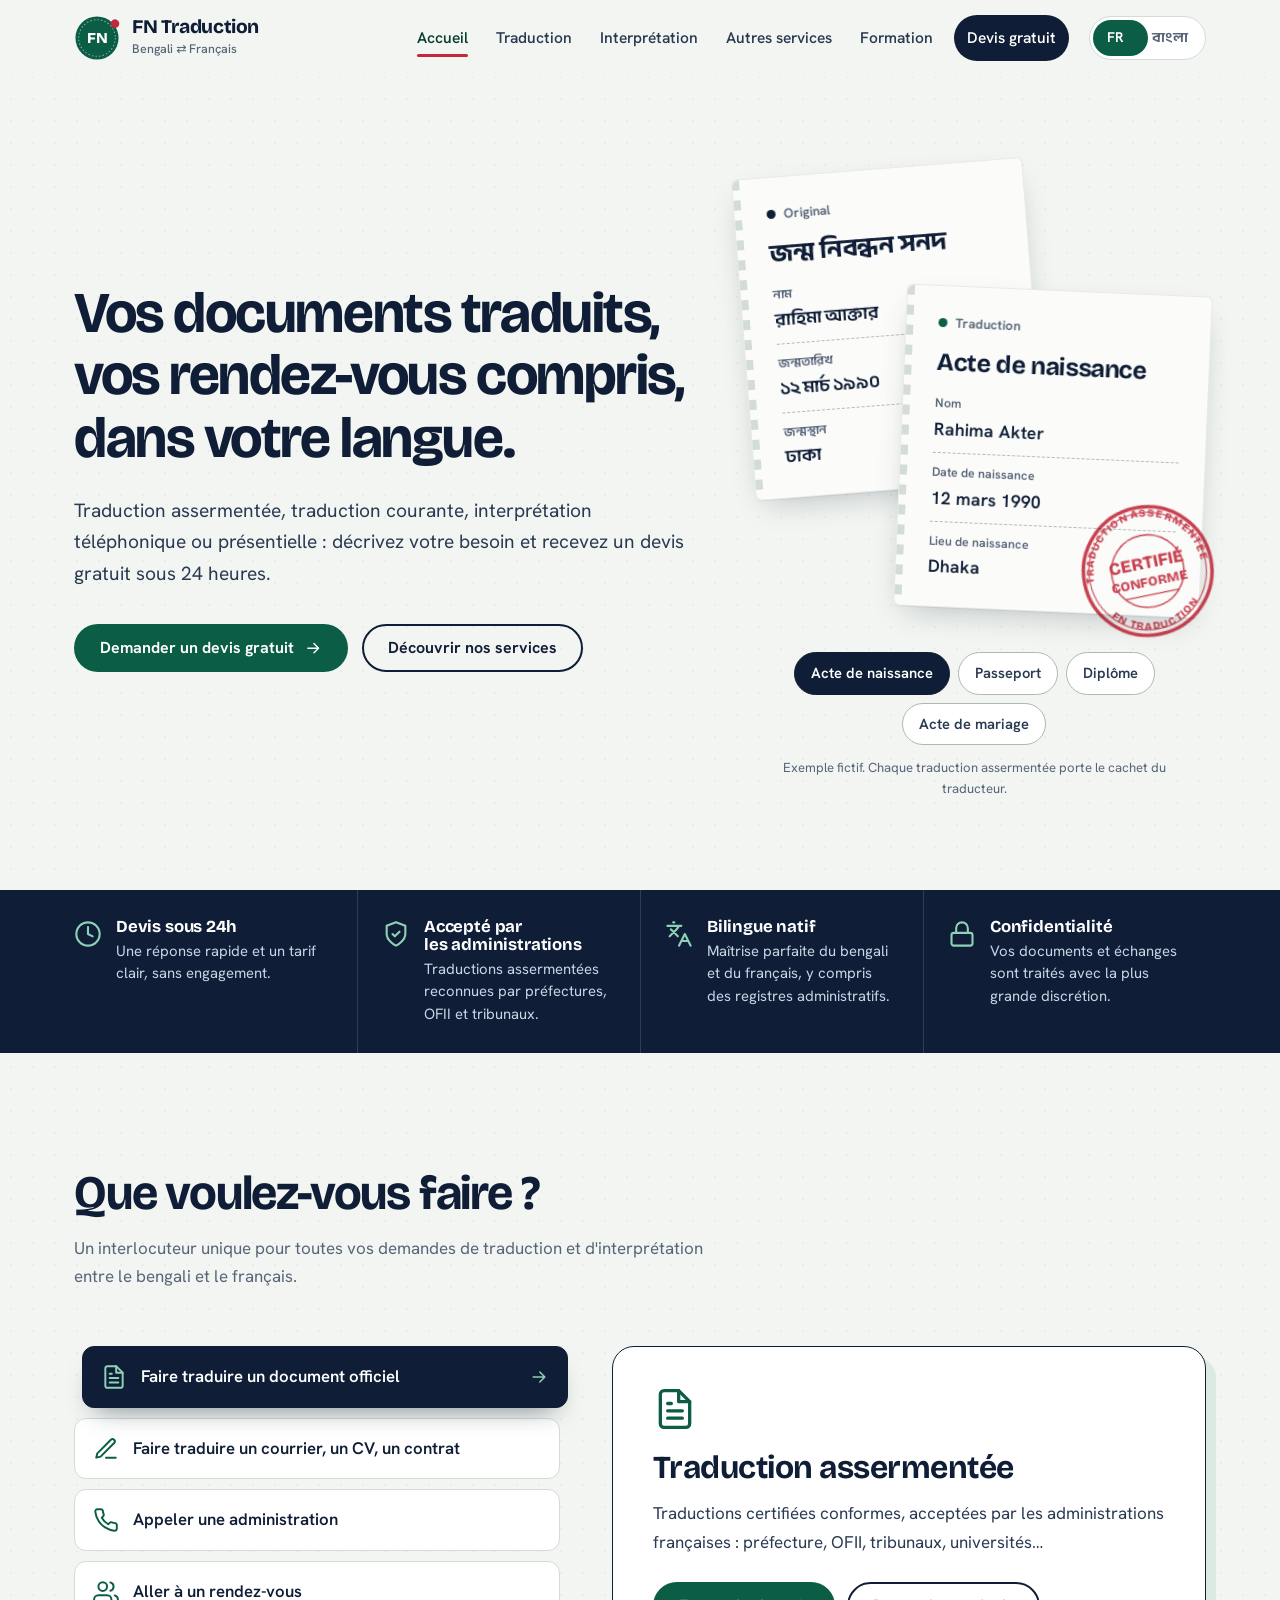
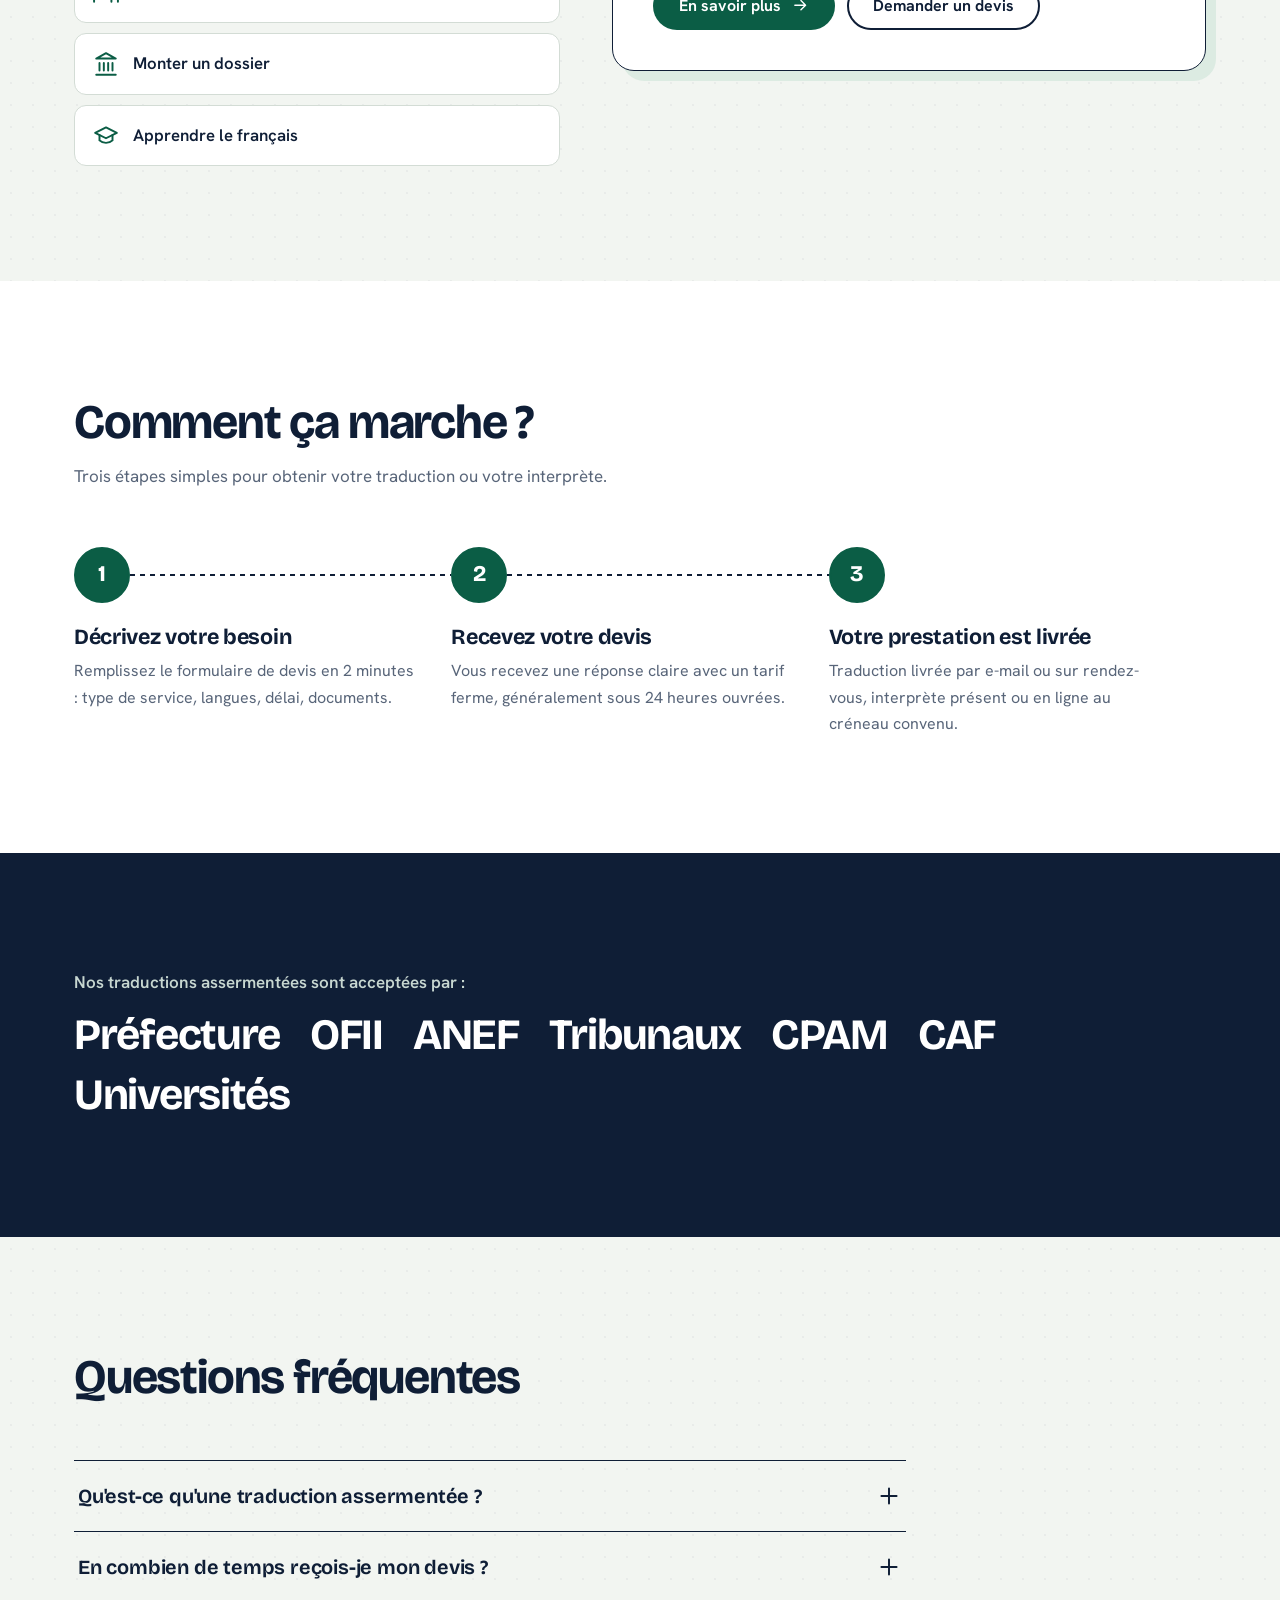
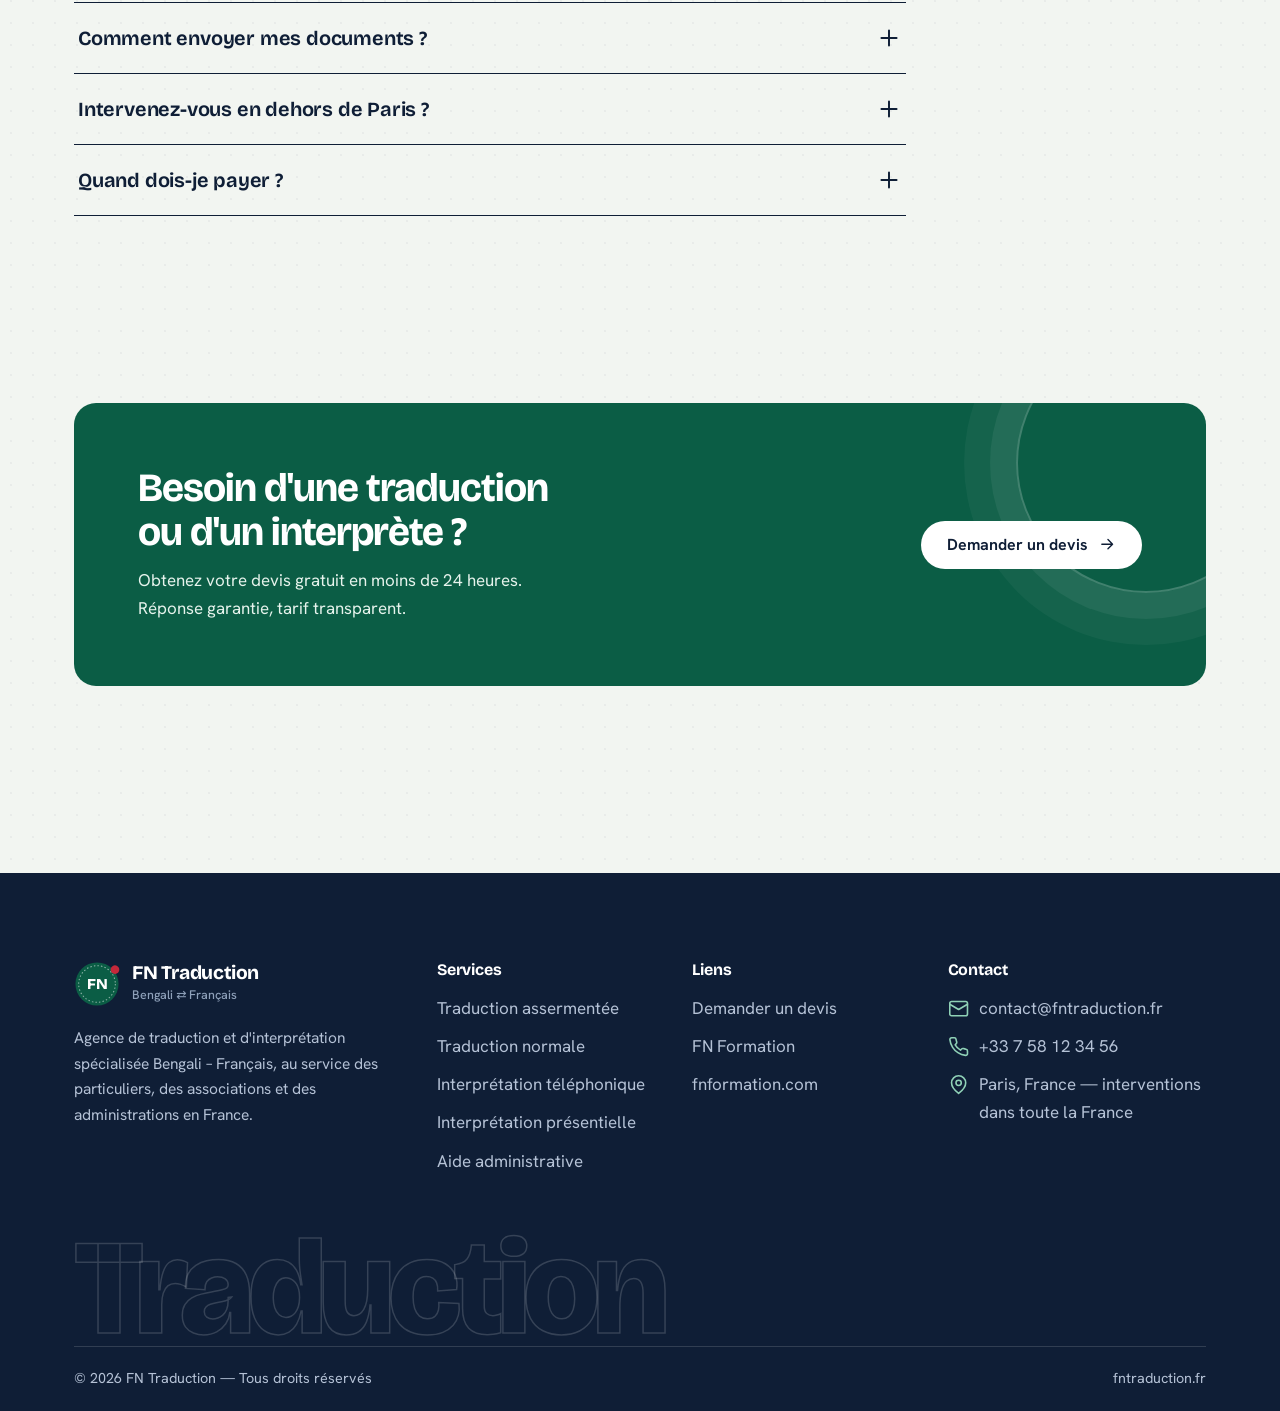
<file: index.html>
<!DOCTYPE html>
<html lang="fr" data-title-fr="FN Traduction — Traduction et interprétation bengali ⇄ français" data-title-bn="FN Traduction — অনুবাদ ও দোভাষীগিরি, বাংলা ⇄ ফ্রেঞ্চ">
<head>
<meta charset="UTF-8">
<meta name="viewport" content="width=device-width, initial-scale=1">
<title>FN Traduction — Traduction et interprétation bengali ⇄ français</title>
<meta name="description" content="FN Traduction — Traduction assermentée et interprétation Bengali ⇄ Français en France. Devis gratuit en 24h.">
<meta name="theme-color" content="#0b5d45">
<meta property="og:type" content="website">
<meta property="og:title" content="FN Traduction — Traduction et interprétation bengali ⇄ français">
<meta property="og:description" content="FN Traduction — Traduction assermentée et interprétation Bengali ⇄ Français en France. Devis gratuit en 24h.">
<meta property="og:locale" content="fr_FR">
<meta property="og:locale:alternate" content="bn_BD">
<link rel="icon" href="img/favicon.svg" type="image/svg+xml">
<link rel="preload" href="fonts/bricolage-grotesque-latin-opsz-normal.woff2" as="font" type="font/woff2" crossorigin>
<link rel="stylesheet" href="css/style.css">

</head>
<body>
<svg xmlns="http://www.w3.org/2000/svg" style="display:none" aria-hidden="true">
<symbol id="i-file" viewBox="0 0 24 24"><path d="M14 2H6a2 2 0 0 0-2 2v16a2 2 0 0 0 2 2h12a2 2 0 0 0 2-2V8z"/><path d="M14 2v6h6M16 13H8M16 17H8M10 9H8"/></symbol>
<symbol id="i-pen" viewBox="0 0 24 24"><path d="M12 20h9"/><path d="M16.5 3.5a2.12 2.12 0 0 1 3 3L7 19l-4 1 1-4z"/></symbol>
<symbol id="i-phone" viewBox="0 0 24 24"><path d="M22 16.92v3a2 2 0 0 1-2.18 2 19.8 19.8 0 0 1-8.63-3.07 19.5 19.5 0 0 1-6-6A19.8 19.8 0 0 1 2.12 4.18 2 2 0 0 1 4.11 2h3a2 2 0 0 1 2 1.72c.13.96.36 1.9.7 2.81a2 2 0 0 1-.45 2.11L8.09 9.91a16 16 0 0 0 6 6l1.27-1.27a2 2 0 0 1 2.11-.45c.91.34 1.85.57 2.81.7A2 2 0 0 1 22 16.92z"/></symbol>
<symbol id="i-users" viewBox="0 0 24 24"><path d="M17 21v-2a4 4 0 0 0-4-4H5a4 4 0 0 0-4 4v2"/><circle cx="9" cy="7" r="4"/><path d="M23 21v-2a4 4 0 0 0-3-3.87M16 3.13a4 4 0 0 1 0 7.75"/></symbol>
<symbol id="i-landmark" viewBox="0 0 24 24"><path d="M3 22h18M6 18v-7M10 18v-7M14 18v-7M18 18v-7M12 2 3 7h18z"/></symbol>
<symbol id="i-cap" viewBox="0 0 24 24"><path d="M22 10 12 5 2 10l10 5z"/><path d="M6 12v5c3 3 9 3 12 0v-5"/></symbol>
<symbol id="i-clock" viewBox="0 0 24 24"><circle cx="12" cy="12" r="10"/><path d="M12 6v6l4 2"/></symbol>
<symbol id="i-shield" viewBox="0 0 24 24"><path d="M12 22s8-4 8-10V5l-8-3-8 3v7c0 6 8 10 8 10z"/><path d="m9 12 2 2 4-4"/></symbol>
<symbol id="i-lang" viewBox="0 0 24 24"><path d="m5 8 6 6M4 14l6-6 2-3M2 5h12M7 2h1M22 22l-5-10-5 10M14 18h6"/></symbol>
<symbol id="i-lock" viewBox="0 0 24 24"><rect x="3" y="11" width="18" height="11" rx="2"/><path d="M7 11V7a5 5 0 0 1 10 0v4"/></symbol>
<symbol id="i-mail" viewBox="0 0 24 24"><rect x="2" y="4" width="20" height="16" rx="2"/><path d="m22 7-10 6L2 7"/></symbol>
<symbol id="i-arrow" viewBox="0 0 24 24"><path d="M5 12h14M13 6l6 6-6 6"/></symbol>
<symbol id="i-menu" viewBox="0 0 24 24"><path d="M4 7h16M4 12h16M4 17h16"/></symbol>
<symbol id="i-x" viewBox="0 0 24 24"><path d="M6 6l12 12M18 6 6 18"/></symbol>
<symbol id="i-plus" viewBox="0 0 24 24"><path d="M12 5v14M5 12h14"/></symbol>
<symbol id="i-chev" viewBox="0 0 24 24"><path d="m9 6 6 6-6 6"/></symbol>
<symbol id="i-mic" viewBox="0 0 24 24"><path d="M12 2a3 3 0 0 0-3 3v7a3 3 0 0 0 6 0V5a3 3 0 0 0-3-3z"/><path d="M19 10v2a7 7 0 0 1-14 0v-2M12 19v3"/></symbol>
<symbol id="i-info" viewBox="0 0 24 24"><circle cx="12" cy="12" r="10"/><path d="M12 16v-4M12 8h.01"/></symbol>
<symbol id="i-bulb" viewBox="0 0 24 24"><path d="M9 18h6M10 22h4M12 2a7 7 0 0 0-4 12.7c.6.5 1 1.3 1 2.1V17h6v-.2c0-.8.4-1.6 1-2.1A7 7 0 0 0 12 2z"/></symbol>
<symbol id="i-pin" viewBox="0 0 24 24"><path d="M20 10c0 6-8 12-8 12S4 16 4 10a8 8 0 0 1 16 0z"/><circle cx="12" cy="10" r="3"/></symbol>
<symbol id="i-wa" viewBox="0 0 24 24"><path d="M21 11.5a8.4 8.4 0 0 1-12.4 7.4L3 20.5l1.7-5.4A8.4 8.4 0 1 1 21 11.5z"/><path d="M8.5 9c.3 2.6 3.5 5.6 6.4 6l1.2-1.3-2-1-1 .6c-.9-.4-1.9-1.3-2.3-2.2l.6-1-1-2z"/></symbol>
<symbol id="i-check" viewBox="0 0 24 24"><path d="m5 12.5 4.5 4.5L19 7"/></symbol>
</svg>
<a class="skip" href="#main" data-fr="Aller au contenu" data-bn="মূল অংশে যান">Aller au contenu</a>
<header class="site-header">
  <div class="wrap hbar">
    <a class="brand" href="index.html" aria-label="FN Traduction">
      <svg class="brand-seal" viewBox="0 0 64 64" aria-hidden="true">
<circle cx="32" cy="32" r="30" fill="#0b5d45"/>
<circle cx="32" cy="32" r="25.5" fill="none" stroke="#fff" stroke-opacity=".55" stroke-width="1.4" stroke-dasharray="2 3"/>
<text x="32" y="38.5" text-anchor="middle" font-family="Bricolage,Anek,sans-serif" font-weight="800" font-size="21" fill="#fff" letter-spacing="-1">FN</text>
<path d="M51 12a6 6 0 1 1 0 .01z" fill="#c4283a"/>
</svg>
      <span><span class="brand-name">FN Traduction</span><span class="brand-sub" data-fr="Bengali ⇄ Français" data-bn="বাংলা ⇄ ফ্রেঞ্চ">Bengali ⇄ Français</span></span>
    </a>
    <nav class="nav" id="nav" data-fr-label="Navigation principale" data-bn-label="প্রধান মেনু">
      <a href="index.html" aria-current="page" data-fr="Accueil" data-bn="হোম">Accueil</a><a href="traduction.html" data-fr="Traduction" data-bn="অনুবাদ">Traduction</a><a href="interpretation.html" data-fr="Interprétation" data-bn="দোভাষীগিরি">Interprétation</a><a href="services.html" data-fr="Autres services" data-bn="অন্যান্য সেবা">Autres services</a><a href="formation.html" data-fr="Formation" data-bn="প্রশিক্ষণ">Formation</a><a class="nav-cta" href="devis.html" data-fr="Devis gratuit" data-bn="বিনামূল্যে মূল্য-উদ্ধৃতি">Devis gratuit</a>
    </nav>
    <div class="lang" role="group" data-fr-label="Langue" data-bn-label="ভাষা">
      <span class="pill"></span>
      <button type="button" data-lang="fr" aria-pressed="true">FR</button>
      <button type="button" data-lang="bn" aria-pressed="false" lang="bn">বাংলা</button>
    </div>
    <button class="burger" id="burger" type="button" aria-expanded="false" aria-controls="nav" data-fr-label="Menu" data-bn-label="মেনু">
      <svg class="ico i-menu" aria-hidden="true"><use href="#i-menu"/></svg><svg class="ico i-x" aria-hidden="true"><use href="#i-x"/></svg>
    </button>
  </div>
</header>
<main id="main">

<section class="hero"><div class="wrap hero-grid">
  <div>
    <h1 data-fr="Vos documents traduits,&lt;span&gt;vos &lt;b class=&quot;nw&quot; style=&quot;font-weight:inherit&quot;&gt;rendez-vous&lt;/b&gt; compris,&lt;/span&gt;&lt;span&gt;dans votre langue.&lt;/span&gt;" data-bn="আপনার নথি অনুবাদ,&lt;span&gt;আপনার সাক্ষাৎ বোঝা,&lt;/span&gt;&lt;span&gt;আপনার নিজের ভাষায়।&lt;/span&gt;">Vos documents traduits,<span>vos <b class="nw" style="font-weight:inherit">rendez-vous</b> compris,</span><span>dans votre langue.</span></h1>
    <p class="lead" data-fr="Traduction assermentée, traduction courante, interprétation téléphonique ou présentielle : décrivez votre besoin et recevez un devis gratuit sous 24 heures." data-bn="শপথবদ্ধ অনুবাদ, সাধারণ অনুবাদ, টেলিফোনিক বা সরাসরি দোভাষীগিরি: আপনার প্রয়োজন লিখুন এবং ২৪ ঘণ্টার মধ্যে বিনামূল্যে মূল্য-উদ্ধৃতি পান।">Traduction assermentée, traduction courante, interprétation téléphonique ou présentielle : décrivez votre besoin et recevez un devis gratuit sous 24 heures.</p>
    <div class="hero-actions">
      <a class="btn btn-primary" href="devis.html"><span data-fr="Demander un devis gratuit" data-bn="বিনামূল্যে মূল্য-উদ্ধৃতি চান">Demander un devis gratuit</span><svg class="ico" aria-hidden="true"><use href="#i-arrow"/></svg></a>
      <a class="btn btn-ghost" href="#services" data-fr="Découvrir nos services" data-bn="আমাদের সেবাসমূহ দেখুন">Découvrir nos services</a>
    </div>
  </div>
  <div>
    <div class="docs" id="docs" role="img" aria-label="Exemple : un document en bengali et sa traduction française certifiée">
      <div class="sheet orig">
        <div class="sheet-label"><i></i><span data-fr="Original" data-bn="মূল নথি">Original</span></div>
        <div class="docs-swap"><h3 id="o-title" lang="bn"></h3><dl id="o-list" lang="bn"></dl></div>
      </div>
      <div class="sheet trans">
        <div class="sheet-label"><i></i><span data-fr="Traduction" data-bn="অনুবাদ">Traduction</span></div>
        <div class="docs-swap"><h3 id="t-title" lang="fr"></h3><dl id="t-list" lang="fr"></dl></div>
        <svg id="stamp" class="stamp off" viewBox="0 0 200 200" aria-hidden="true">
<defs><path id="arcT" d="M22 100a78 78 0 0 1 156 0"/><path id="arcB" d="M16 100a84 84 0 0 0 168 0"/></defs>
<circle cx="100" cy="100" r="92" fill="none" stroke="currentColor" stroke-width="5"/>
<circle cx="100" cy="100" r="84" fill="none" stroke="currentColor" stroke-width="1.5"/>
<circle cx="100" cy="100" r="52" fill="none" stroke="currentColor" stroke-width="2"/>
<text font-family="Bricolage,sans-serif" font-weight="800" font-size="15" letter-spacing="1.5" fill="currentColor"><textPath href="#arcT" startOffset="50%" text-anchor="middle">TRADUCTION ASSERMENTÉE</textPath></text>
<text font-family="Bricolage,sans-serif" font-weight="800" font-size="15" letter-spacing="2" fill="currentColor"><textPath href="#arcB" startOffset="50%" text-anchor="middle">FN TRADUCTION</textPath></text>
<text x="100" y="96" text-anchor="middle" font-family="Bricolage,sans-serif" font-weight="800" font-size="25" fill="currentColor">CERTIFIÉ</text>
<text x="100" y="121" text-anchor="middle" font-family="Bricolage,sans-serif" font-weight="800" font-size="19" fill="currentColor">CONFORME</text>
<path d="M60 134h80" stroke="currentColor" stroke-width="2"/>
</svg>
      </div>
    </div>
    <div class="doc-tabs" id="doc-tabs" role="tablist" data-fr-label="Choisir un exemple de document" data-bn-label="নথির উদাহরণ বেছে নিন"></div>
    <p class="docs-note" data-fr="Exemple fictif. Chaque traduction assermentée porte le cachet du traducteur." data-bn="কাল্পনিক উদাহরণ। প্রতিটি শপথবদ্ধ অনুবাদে অনুবাদকের সিলমোহর থাকে।">Exemple fictif. Chaque traduction assermentée porte le cachet du traducteur.</p>
  </div>
</div></section>

<section class="trust"><div class="wrap trust-grid"><div class="trust-item"><svg class="ico" aria-hidden="true"><use href="#i-clock"/></svg><div><h4 data-fr="Devis sous 24h" data-bn="২৪ ঘণ্টায় উদ্ধৃতি">Devis sous 24h</h4><p data-fr="Une réponse rapide et un tarif clair, sans engagement." data-bn="দ্রুত উত্তর ও স্পষ্ট মূল্য, কোনো বাধ্যবাধকতা ছাড়াই।">Une réponse rapide et un tarif clair, sans engagement.</p></div></div><div class="trust-item"><svg class="ico" aria-hidden="true"><use href="#i-shield"/></svg><div><h4 data-fr="Accepté par les administrations" data-bn="প্রশাসন কর্তৃক গৃহীত">Accepté par les administrations</h4><p data-fr="Traductions assermentées reconnues par préfectures, OFII et tribunaux." data-bn="প্রিফেকচার, OFII ও আদালত কর্তৃক স্বীকৃত শপথবদ্ধ অনুবাদ।">Traductions assermentées reconnues par préfectures, OFII et tribunaux.</p></div></div><div class="trust-item"><svg class="ico" aria-hidden="true"><use href="#i-lang"/></svg><div><h4 data-fr="Bilingue natif" data-bn="মাতৃভাষী দ্বিভাষিক">Bilingue natif</h4><p data-fr="Maîtrise parfaite du bengali et du français, y compris des registres administratifs." data-bn="বাংলা ও ফরাসির পূর্ণ দখল, প্রশাসনিক ভাষাসহ।">Maîtrise parfaite du bengali et du français, y compris des registres administratifs.</p></div></div><div class="trust-item"><svg class="ico" aria-hidden="true"><use href="#i-lock"/></svg><div><h4 data-fr="Confidentialité" data-bn="গোপনীয়তা">Confidentialité</h4><p data-fr="Vos documents et échanges sont traités avec la plus grande discrétion." data-bn="আপনার নথি ও যোগাযোগ সর্বোচ্চ গোপনীয়তায় পরিচালিত হয়।">Vos documents et échanges sont traités avec la plus grande discrétion.</p></div></div></div></section>

<section class="block" id="services"><div class="wrap">
  <div class="sec-head"><h2 data-fr="Que voulez-vous faire ?" data-bn="আপনি কী করতে চান?">Que voulez-vous faire ?</h2>
  <p data-fr="Un interlocuteur unique pour toutes vos demandes de traduction et d&#x27;interprétation entre le bengali et le français." data-bn="বাংলা ও ফ্রেঞ্চের মধ্যে আপনার সকল অনুবাদ ও দোভাষী প্রয়োজনের জন্য একক ঠিকানা।">Un interlocuteur unique pour toutes vos demandes de traduction et d'interprétation entre le bengali et le français.</p></div>
  <div class="finder">
    <div class="needs" id="needs" role="tablist" aria-orientation="vertical" data-fr-label="Votre besoin" data-bn-label="আপনার প্রয়োজন"><button class="need" role="tab" id="t-n1" aria-controls="p-n1" aria-selected="true" type="button"><svg class="ico" aria-hidden="true"><use href="#i-file"/></svg><span data-fr="Faire traduire un document officiel" data-bn="একটি সরকারি নথি অনুবাদ করাতে">Faire traduire un document officiel</span><svg class="ico go" aria-hidden="true"><use href="#i-arrow"/></svg></button><button class="need" role="tab" id="t-n2" aria-controls="p-n2" aria-selected="false" type="button"><svg class="ico" aria-hidden="true"><use href="#i-pen"/></svg><span data-fr="Faire traduire un courrier, un CV, un contrat" data-bn="চিঠি, সিভি বা চুক্তি অনুবাদ করাতে">Faire traduire un courrier, un CV, un contrat</span><svg class="ico go" aria-hidden="true"><use href="#i-arrow"/></svg></button><button class="need" role="tab" id="t-n3" aria-controls="p-n3" aria-selected="false" type="button"><svg class="ico" aria-hidden="true"><use href="#i-phone"/></svg><span data-fr="Appeler une administration" data-bn="প্রশাসনে ফোন করতে">Appeler une administration</span><svg class="ico go" aria-hidden="true"><use href="#i-arrow"/></svg></button><button class="need" role="tab" id="t-n4" aria-controls="p-n4" aria-selected="false" type="button"><svg class="ico" aria-hidden="true"><use href="#i-users"/></svg><span data-fr="Aller à un rendez-vous" data-bn="সাক্ষাৎকারে যেতে">Aller à un rendez-vous</span><svg class="ico go" aria-hidden="true"><use href="#i-arrow"/></svg></button><button class="need" role="tab" id="t-n5" aria-controls="p-n5" aria-selected="false" type="button"><svg class="ico" aria-hidden="true"><use href="#i-landmark"/></svg><span data-fr="Monter un dossier" data-bn="ফাইল প্রস্তুত করতে">Monter un dossier</span><svg class="ico go" aria-hidden="true"><use href="#i-arrow"/></svg></button><button class="need" role="tab" id="t-n6" aria-controls="p-n6" aria-selected="false" type="button"><svg class="ico" aria-hidden="true"><use href="#i-cap"/></svg><span data-fr="Apprendre le français" data-bn="ফরাসি শিখতে">Apprendre le français</span><svg class="ico go" aria-hidden="true"><use href="#i-arrow"/></svg></button></div>
    <div><div class="need-panel" role="tabpanel" id="p-n1" aria-labelledby="t-n1">
  <svg class="ico big" aria-hidden="true"><use href="#i-file"/></svg>
  <h3 data-fr="Traduction assermentée" data-bn="শপথবদ্ধ অনুবাদ">Traduction assermentée</h3>
  <p data-fr="Traductions certifiées conformes, acceptées par les administrations françaises : préfecture, OFII, tribunaux, universités…" data-bn="প্রিফেকচার, OFII, আদালত, বিশ্ববিদ্যালয়সহ ফ্রান্সের প্রশাসন কর্তৃক গৃহীত শপথবদ্ধ সনদপত্র-অনুবাদ।">Traductions certifiées conformes, acceptées par les administrations françaises : préfecture, OFII, tribunaux, universités…</p>
  <div class="row"><a class="btn btn-primary" href="traduction.html#assermentee"><span data-fr="En savoir plus" data-bn="আরও জানুন">En savoir plus</span><svg class="ico" aria-hidden="true"><use href="#i-arrow"/></svg></a>
  <a class="btn btn-ghost" href="devis.html?s=Traduction+assermentée" data-fr="Demander un devis" data-bn="মূল্য-উদ্ধৃতি চান">Demander un devis</a></div>
</div><div class="need-panel" role="tabpanel" id="p-n2" aria-labelledby="t-n2" hidden>
  <svg class="ico big" aria-hidden="true"><use href="#i-pen"/></svg>
  <h3 data-fr="Traduction normale" data-bn="সাধারণ অনুবাদ">Traduction normale</h3>
  <p data-fr="Documents personnels, correspondances, contrats, sites web, rapports : une traduction fidèle et soignée dans les délais." data-bn="ব্যক্তিগত নথি, চিঠিপত্র, চুক্তি, ওয়েবসাইট, প্রতিবেদন: সময়ের মধ্যে নির্ভুল ও যত্নশীল অনুবাদ।">Documents personnels, correspondances, contrats, sites web, rapports : une traduction fidèle et soignée dans les délais.</p>
  <div class="row"><a class="btn btn-primary" href="traduction.html#normale"><span data-fr="En savoir plus" data-bn="আরও জানুন">En savoir plus</span><svg class="ico" aria-hidden="true"><use href="#i-arrow"/></svg></a>
  <a class="btn btn-ghost" href="devis.html?s=Traduction+normale" data-fr="Demander un devis" data-bn="মূল্য-উদ্ধৃতি চান">Demander un devis</a></div>
</div><div class="need-panel" role="tabpanel" id="p-n3" aria-labelledby="t-n3" hidden>
  <svg class="ico big" aria-hidden="true"><use href="#i-phone"/></svg>
  <h3 data-fr="Interprétation téléphonique" data-bn="টেলিফোনিক দোভাষীগিরি">Interprétation téléphonique</h3>
  <p data-fr="Un interprète joignable en quelques minutes, partout en France, pour vos appels aux administrations, hôpitaux, employeurs…" data-bn="প্রশাসন, হাসপাতাল, নিয়োগকর্তাদের সাথে আপনার ফোনালাপের জন্য সারা ফ্রান্সে কয়েক মিনিটে পাওয়া যায় এমন দোভাষী।">Un interprète joignable en quelques minutes, partout en France, pour vos appels aux administrations, hôpitaux, employeurs…</p>
  <div class="row"><a class="btn btn-primary" href="interpretation.html#telephonique"><span data-fr="En savoir plus" data-bn="আরও জানুন">En savoir plus</span><svg class="ico" aria-hidden="true"><use href="#i-arrow"/></svg></a>
  <a class="btn btn-ghost" href="devis.html?s=Interprétation+téléphonique" data-fr="Demander un devis" data-bn="মূল্য-উদ্ধৃতি চান">Demander un devis</a></div>
</div><div class="need-panel" role="tabpanel" id="p-n4" aria-labelledby="t-n4" hidden>
  <svg class="ico big" aria-hidden="true"><use href="#i-users"/></svg>
  <h3 data-fr="Interprétation présentielle" data-bn="সরাসরি দোভাষীগিরি">Interprétation présentielle</h3>
  <p data-fr="Un interprète à vos côtés : rendez-vous préfecture, OFII, CPAM, CAF, hôpital, avocat, tribunal…" data-bn="আপনার পাশে দোভাষী: প্রিফেকচার, OFII, CPAM, CAF, হাসপাতাল, আইনজীবী, আদালতের সাক্ষাৎকারে।">Un interprète à vos côtés : rendez-vous préfecture, OFII, CPAM, CAF, hôpital, avocat, tribunal…</p>
  <div class="row"><a class="btn btn-primary" href="interpretation.html#presentielle"><span data-fr="En savoir plus" data-bn="আরও জানুন">En savoir plus</span><svg class="ico" aria-hidden="true"><use href="#i-arrow"/></svg></a>
  <a class="btn btn-ghost" href="devis.html?s=Interprétation+présentielle" data-fr="Demander un devis" data-bn="মূল্য-উদ্ধৃতি চান">Demander un devis</a></div>
</div><div class="need-panel" role="tabpanel" id="p-n5" aria-labelledby="t-n5" hidden>
  <svg class="ico big" aria-hidden="true"><use href="#i-landmark"/></svg>
  <h3 data-fr="Services administratifs" data-bn="প্রশাসনিক সেবা">Services administratifs</h3>
  <p data-fr="Accompagnement dans vos démarches en France : dossiers, formulaires, appels, courriers, transcription de documents…" data-bn="ফ্রান্সে আপনার প্রশাসনিক কাজে সহায়তা: ফাইল, ফর্ম, ফোন, চিঠিপত্র, নথি লিপ্যন্তর…">Accompagnement dans vos démarches en France : dossiers, formulaires, appels, courriers, transcription de documents…</p>
  <div class="row"><a class="btn btn-primary" href="services.html"><span data-fr="En savoir plus" data-bn="আরও জানুন">En savoir plus</span><svg class="ico" aria-hidden="true"><use href="#i-arrow"/></svg></a>
  <a class="btn btn-ghost" href="devis.html?s=Service+administratif" data-fr="Demander un devis" data-bn="মূল্য-উদ্ধৃতি চান">Demander un devis</a></div>
</div><div class="need-panel" role="tabpanel" id="p-n6" aria-labelledby="t-n6" hidden>
  <svg class="ico big" aria-hidden="true"><use href="#i-cap"/></svg>
  <h3 data-fr="Formation — FN Formation" data-bn="প্রশিক্ষণ — FN ফর্মাসিয়ঁ">Formation — FN Formation</h3>
  <p data-fr="Cours de français pour locuteurs bengali : alphabet, vie quotidienne, démarches administratives, préparation aux entretiens…" data-bn="বাংলাভাষীদের জন্য ফরাসি ভাষা কোর্স: বর্ণমালা, দৈনন্দিন জীবন, প্রশাসনিক কাজ, সাক্ষাৎকারের প্রস্তুতি…">Cours de français pour locuteurs bengali : alphabet, vie quotidienne, démarches administratives, préparation aux entretiens…</p>
  <div class="row"><a class="btn btn-primary" href="formation.html"><span data-fr="En savoir plus" data-bn="আরও জানুন">En savoir plus</span><svg class="ico" aria-hidden="true"><use href="#i-arrow"/></svg></a>
  <a class="btn btn-ghost" href="devis.html?s=Formation" data-fr="Demander un devis" data-bn="মূল্য-উদ্ধৃতি চান">Demander un devis</a></div>
</div></div>
  </div>
</div></section>

<section class="block band-white"><div class="wrap">
  <div class="sec-head"><h2 data-fr="Comment ça marche ?" data-bn="কীভাবে কাজ করে?">Comment ça marche ?</h2><p data-fr="Trois étapes simples pour obtenir votre traduction ou votre interprète." data-bn="আপনার অনুবাদ বা দোভাষী পেতে তিনটি সহজ ধাপ।">Trois étapes simples pour obtenir votre traduction ou votre interprète.</p></div>
  <ol class="steps" style="list-style:none"><li class="step"><h3 data-fr="Décrivez votre besoin" data-bn="আপনার প্রয়োজন লিখুন">Décrivez votre besoin</h3><p data-fr="Remplissez le formulaire de devis en 2 minutes : type de service, langues, délai, documents." data-bn="২ মিনিটে মূল্য-উদ্ধৃতির ফর্মটি পূরণ করুন: সেবার ধরন, ভাষা, সময়সীমা, নথি।">Remplissez le formulaire de devis en 2 minutes : type de service, langues, délai, documents.</p></li><li class="step"><h3 data-fr="Recevez votre devis" data-bn="মূল্য-উদ্ধৃতি পান">Recevez votre devis</h3><p data-fr="Vous recevez une réponse claire avec un tarif ferme, généralement sous 24 heures ouvrées." data-bn="সাধারণত ২৪ ঘণ্টার মধ্যে স্পষ্ট ও নির্দিষ্ট মূল্য সহ উত্তর পাবেন।">Vous recevez une réponse claire avec un tarif ferme, généralement sous 24 heures ouvrées.</p></li><li class="step"><h3 data-fr="Votre prestation est livrée" data-bn="আপনার কাজ ডেলিভারি পান">Votre prestation est livrée</h3><p data-fr="Traduction livrée par e-mail ou sur rendez-vous, interprète présent ou en ligne au créneau convenu." data-bn="ঠিক করা সময়ে ইমেইল বা সাক্ষাতে অনুবাদ ডেলিভারি, অনলাইন বা সরাসরি দোভাষীগিরি।">Traduction livrée par e-mail ou sur rendez-vous, interprète présent ou en ligne au créneau convenu.</p></li></ol>
</div></section>

<section class="block band-ink"><div class="wrap"><div class="accepted">
  <p data-fr="Nos traductions assermentées sont acceptées par :" data-bn="আমাদের শপথবদ্ধ অনুবাদ গৃহীত হয় এখানে:">Nos traductions assermentées sont acceptées par :</p>
  <span data-fr="Préfecture" data-bn="প্রিফেকচার">Préfecture</span><span data-fr="OFII" data-bn="OFII">OFII</span><span data-fr="ANEF" data-bn="ANEF">ANEF</span><span data-fr="Tribunaux" data-bn="আদালত">Tribunaux</span><span data-fr="CPAM" data-bn="CPAM">CPAM</span><span data-fr="CAF" data-bn="CAF">CAF</span><span data-fr="Universités" data-bn="বিশ্ববিদ্যালয়">Universités</span>
</div></div></section>

<section class="block"><div class="wrap">
  <div class="sec-head"><h2 data-fr="Questions fréquentes" data-bn="সচরাচর জিজ্ঞাসা">Questions fréquentes</h2></div>
  <div class="faq"><details><summary><span data-fr="Qu&#x27;est-ce qu&#x27;une traduction assermentée ?" data-bn="শপথবদ্ধ অনুবাদ কী?">Qu'est-ce qu'une traduction assermentée ?</span><svg class="ico" aria-hidden="true"><use href="#i-plus"/></svg></summary><p class="ans" data-fr="Une traduction assermentée est exigée par les administrations françaises pour la plupart des documents officiels étrangers. Chaque page est certifiée conforme au document original par le traducteur." data-bn="ফ্রান্সের প্রশাসনের বেশিরভাগ সরকারি বিদেশি নথির জন্য শপথবদ্ধ অনুবাদ বাধ্যতামূলক। প্রতিটি পৃষ্ঠা অনুবাদক কর্তৃক মূল নথির অনুরূপ বলে সনদিত হয়।">Une traduction assermentée est exigée par les administrations françaises pour la plupart des documents officiels étrangers. Chaque page est certifiée conforme au document original par le traducteur.</p></details><details><summary><span data-fr="En combien de temps reçois-je mon devis ?" data-bn="মূল্য-উদ্ধৃতি পেতে কত সময় লাগে?">En combien de temps reçois-je mon devis ?</span><svg class="ico" aria-hidden="true"><use href="#i-plus"/></svg></summary><p class="ans" data-fr="Généralement sous 24 heures ouvrées, avec un tarif ferme et sans engagement." data-bn="সাধারণত ২৪ কর্মঘণ্টার মধ্যে, নির্দিষ্ট মূল্য ও কোনো বাধ্যবাধকতা ছাড়াই।">Généralement sous 24 heures ouvrées, avec un tarif ferme et sans engagement.</p></details><details><summary><span data-fr="Comment envoyer mes documents ?" data-bn="আমি কীভাবে নথি পাঠাব?">Comment envoyer mes documents ?</span><svg class="ico" aria-hidden="true"><use href="#i-plus"/></svg></summary><p class="ans" data-fr="Une photo ou un scan lisible suffit. Envoyez-le par e-mail ou par WhatsApp en même temps que votre demande de devis." data-bn="একটি পরিষ্কার ছবি বা স্ক্যানই যথেষ্ট। মূল্য-উদ্ধৃতির অনুরোধের সাথে ইমেইল বা হোয়াটসঅ্যাপে পাঠান।">Une photo ou un scan lisible suffit. Envoyez-le par e-mail ou par WhatsApp en même temps que votre demande de devis.</p></details><details><summary><span data-fr="Intervenez-vous en dehors de Paris ?" data-bn="প্যারিসের বাইরেও কি আপনারা সেবা দেন?">Intervenez-vous en dehors de Paris ?</span><svg class="ico" aria-hidden="true"><use href="#i-plus"/></svg></summary><p class="ans" data-fr="Oui. L&#x27;interprétation téléphonique fonctionne partout en France, et l&#x27;interprétation présentielle se fait sur rendez-vous dans toute la France." data-bn="হ্যাঁ। টেলিফোনিক দোভাষীগিরি সারা ফ্রান্সে সম্ভব, আর সরাসরি দোভাষীগিরি সারা ফ্রান্সে সাক্ষাতের সময় ঠিক করে হয়।">Oui. L'interprétation téléphonique fonctionne partout en France, et l'interprétation présentielle se fait sur rendez-vous dans toute la France.</p></details><details><summary><span data-fr="Quand dois-je payer ?" data-bn="কখন টাকা দিতে হবে?">Quand dois-je payer ?</span><svg class="ico" aria-hidden="true"><use href="#i-plus"/></svg></summary><p class="ans" data-fr="Le paiement intervient uniquement après acceptation du devis." data-bn="মূল্য-উদ্ধৃতি গ্রহণ করার পরেই কেবল মূল্য পরিশোধ করতে হয়।">Le paiement intervient uniquement après acceptation du devis.</p></details></div>
</div></section>

<section class="block tight"><div class="wrap"><div class="cta">
  <div><h2 data-fr="Besoin d&#x27;une traduction ou d&#x27;un interprète ?" data-bn="অনুবাদ বা দোভাষী দরকার?">Besoin d'une traduction ou d'un interprète ?</h2><p data-fr="Obtenez votre devis gratuit en moins de 24 heures. Réponse garantie, tarif transparent." data-bn="২৪ ঘণ্টার মধ্যে বিনামূল্যে মূল্য-উদ্ধৃতি পান। নিশ্চিত উত্তর, স্বচ্ছ মূল্য।">Obtenez votre devis gratuit en moins de 24 heures. Réponse garantie, tarif transparent.</p></div>
  <a class="btn btn-light" href="devis.html"><span data-fr="Demander un devis" data-bn="মূল্য-উদ্ধৃতি চান">Demander un devis</span><svg class="ico" aria-hidden="true"><use href="#i-arrow"/></svg></a>
</div></div></section>

</main>
<footer class="site-footer">
  <div class="wrap">
    <div class="f-grid">
      <div>
        <a class="brand" href="index.html"><svg class="brand-seal" viewBox="0 0 64 64" aria-hidden="true">
<circle cx="32" cy="32" r="30" fill="#0b5d45"/>
<circle cx="32" cy="32" r="25.5" fill="none" stroke="#fff" stroke-opacity=".55" stroke-width="1.4" stroke-dasharray="2 3"/>
<text x="32" y="38.5" text-anchor="middle" font-family="Bricolage,Anek,sans-serif" font-weight="800" font-size="21" fill="#fff" letter-spacing="-1">FN</text>
<path d="M51 12a6 6 0 1 1 0 .01z" fill="#c4283a"/>
</svg><span><span class="brand-name">FN Traduction</span><span class="brand-sub" data-fr="Bengali ⇄ Français" data-bn="বাংলা ⇄ ফ্রেঞ্চ">Bengali ⇄ Français</span></span></a>
        <p class="f-about" data-fr="Agence de traduction et d&#x27;interprétation spécialisée Bengali – Français, au service des particuliers, des associations et des administrations en France." data-bn="ব্যক্তি, সংস্থা ও ফ্রান্সের প্রশাসনের জন্য বাংলা–ফ্রেঞ্চ বিশেষায়িত অনুবাদ ও দোভাষীগিরি সংস্থা।">Agence de traduction et d'interprétation spécialisée Bengali – Français, au service des particuliers, des associations et des administrations en France.</p>
      </div>
      <div>
        <h4 data-fr="Services" data-bn="সেবাসমূহ">Services</h4>
        <ul>
          <li><a href="traduction.html#assermentee" data-fr="Traduction assermentée" data-bn="শপথবদ্ধ অনুবাদ">Traduction assermentée</a></li>
          <li><a href="traduction.html#normale" data-fr="Traduction normale" data-bn="সাধারণ অনুবাদ">Traduction normale</a></li>
          <li><a href="interpretation.html#telephonique" data-fr="Interprétation téléphonique" data-bn="টেলিফোনিক দোভাষীগিরি">Interprétation téléphonique</a></li>
          <li><a href="interpretation.html#presentielle" data-fr="Interprétation présentielle" data-bn="সরাসরি দোভাষীগিরি">Interprétation présentielle</a></li>
          <li><a href="services.html" data-fr="Aide administrative" data-bn="প্রশাসনিক সহায়তা">Aide administrative</a></li>
        </ul>
      </div>
      <div>
        <h4 data-fr="Liens" data-bn="লিংক">Liens</h4>
        <ul>
          <li><a href="devis.html" data-fr="Demander un devis" data-bn="মূল্য-উদ্ধৃতি চান">Demander un devis</a></li>
          <li><a href="formation.html" data-fr="FN Formation" data-bn="FN ফর্মাসিয়ঁ">FN Formation</a></li>
          <li><a href="https://www.fnformation.com" target="_blank" rel="noopener">fnformation.com</a></li>
        </ul>
      </div>
      <div>
        <h4 data-fr="Contact" data-bn="যোগাযোগ">Contact</h4>
        <ul class="f-contact">
          <li><svg class="ico" aria-hidden="true"><use href="#i-mail"/></svg><a href="mailto:contact@fntraduction.fr">contact@fntraduction.fr</a></li>
          <li><svg class="ico" aria-hidden="true"><use href="#i-phone"/></svg><a href="tel:+33758123456">+33 7 58 12 34 56</a></li>
          <li><svg class="ico" aria-hidden="true"><use href="#i-pin"/></svg><span data-fr="Paris, France — interventions dans toute la France" data-bn="প্যারিস, ফ্রান্স — সারা ফ্রান্সে সেবা">Paris, France — interventions dans toute la France</span></li>
        </ul>
      </div>
    </div>
    <div class="f-word" aria-hidden="true">Traduction</div>
    <div class="f-bottom"><span>© 2026 FN Traduction — <span data-fr="Tous droits réservés" data-bn="সর্বস্বত্ব সংরক্ষিত">Tous droits réservés</span></span><span>fntraduction.fr</span></div>
  </div>
</footer>
<div class="dock">
  <a class="btn btn-ghost btn-sm" href="tel:+33758123456"><svg class="ico" aria-hidden="true"><use href="#i-phone"/></svg><span data-fr="Appeler" data-bn="ফোন করুন">Appeler</span></a>
  <a class="btn btn-primary btn-sm" href="devis.html"><span data-fr="Devis gratuit" data-bn="বিনামূল্যে মূল্য-উদ্ধৃতি">Devis gratuit</span><svg class="ico" aria-hidden="true"><use href="#i-arrow"/></svg></a>
</div>
<script src="js/main.js" defer></script>
</body>
</html>
</file>
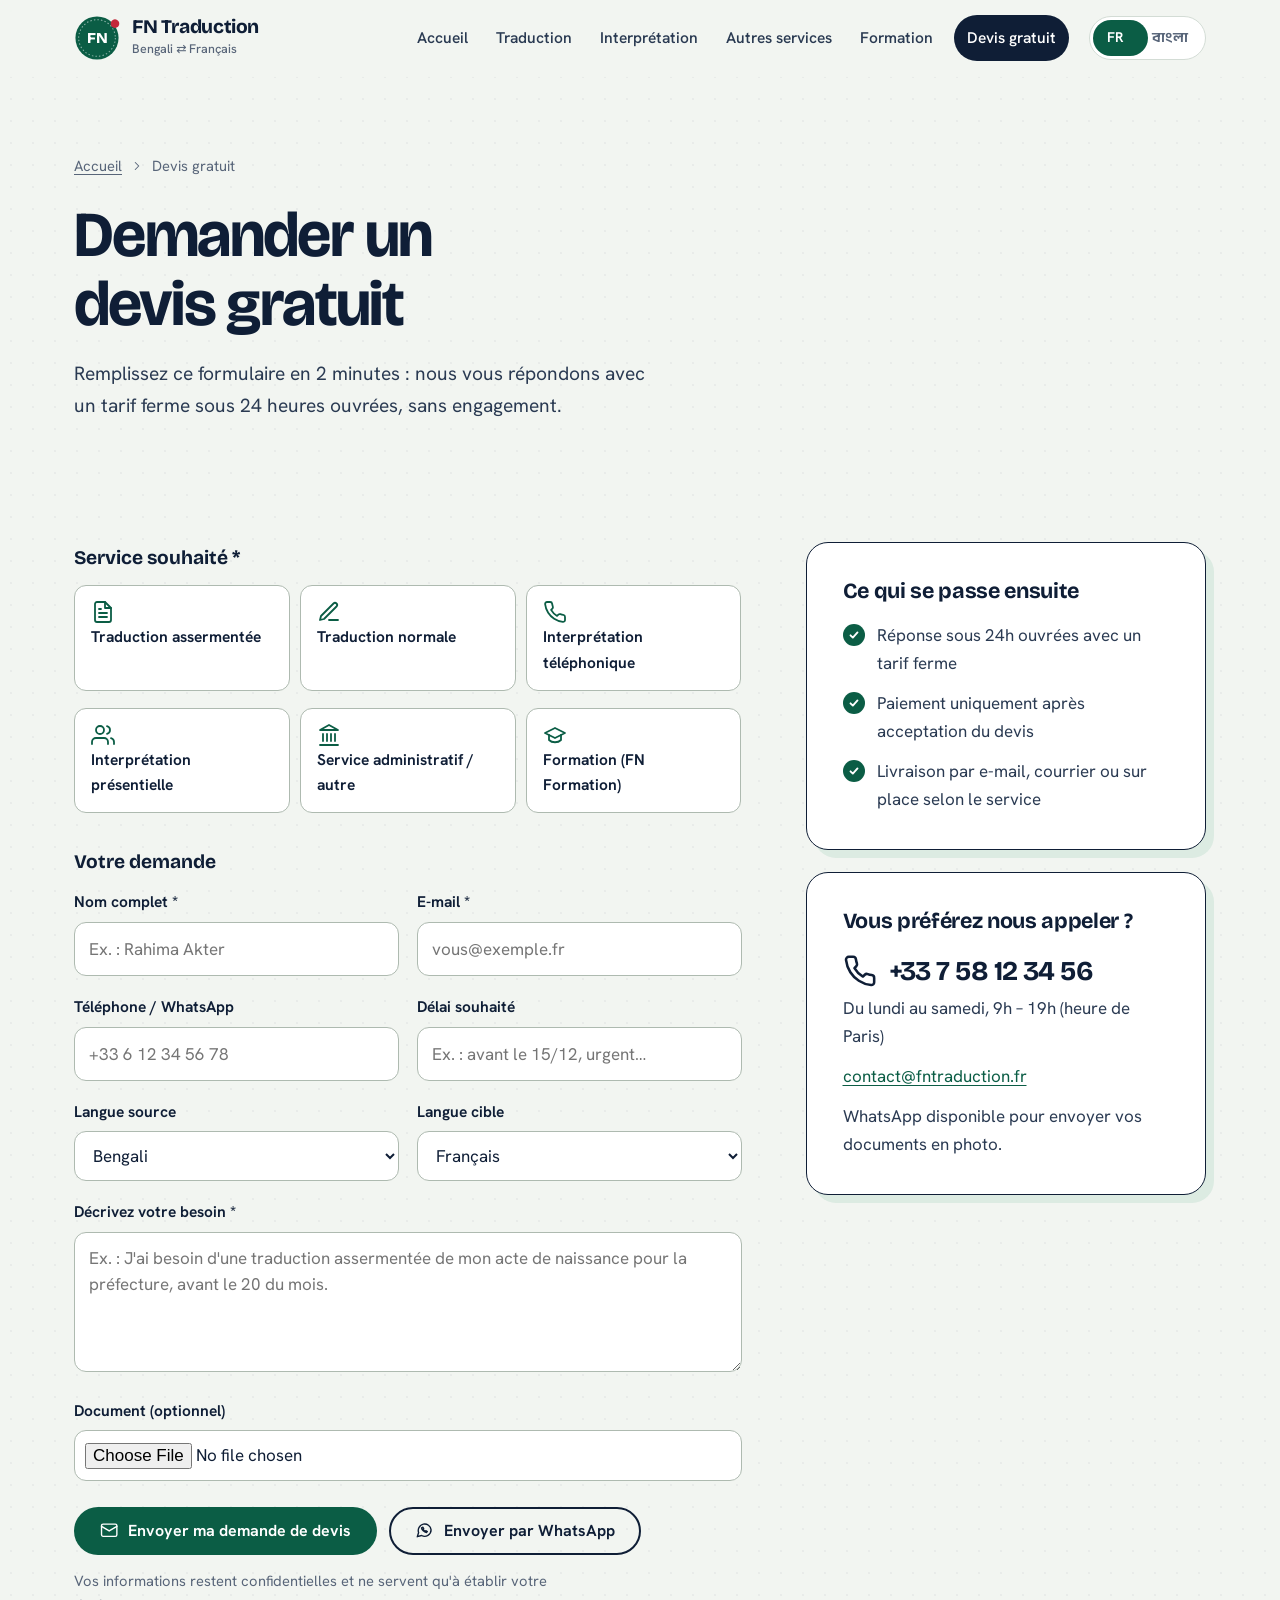
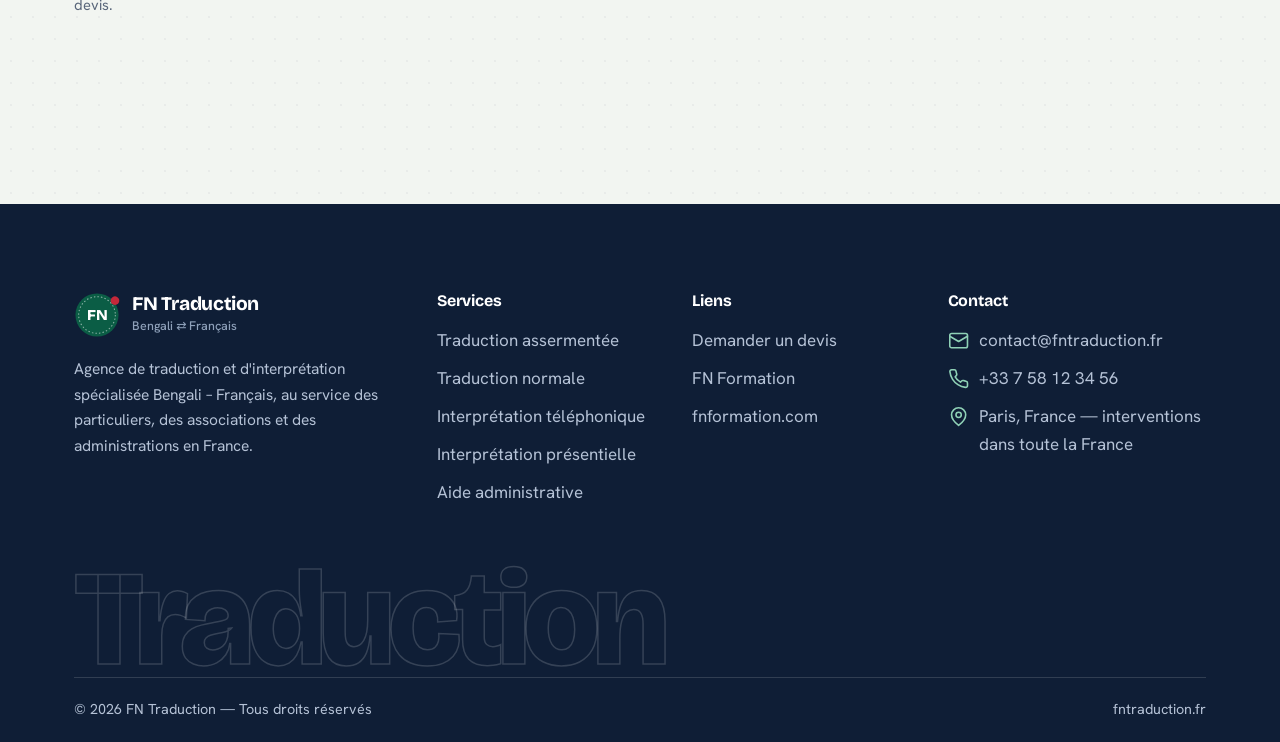
<file: devis.html>
<!DOCTYPE html>
<html lang="fr" data-title-fr="Demander un devis gratuit | FN Traduction" data-title-bn="বিনামূল্যে মূল্য-উদ্ধৃতি চান | FN Traduction">
<head>
<meta charset="UTF-8">
<meta name="viewport" content="width=device-width, initial-scale=1">
<title>Demander un devis gratuit | FN Traduction</title>
<meta name="description" content="Demandez un devis gratuit pour une traduction ou une interprétation bengali ⇄ français. Réponse sous 24h ouvrées.">
<meta name="theme-color" content="#0b5d45">
<meta property="og:type" content="website">
<meta property="og:title" content="Demander un devis gratuit | FN Traduction">
<meta property="og:description" content="Demandez un devis gratuit pour une traduction ou une interprétation bengali ⇄ français. Réponse sous 24h ouvrées.">
<meta property="og:locale" content="fr_FR">
<meta property="og:locale:alternate" content="bn_BD">
<link rel="icon" href="img/favicon.svg" type="image/svg+xml">
<link rel="preload" href="fonts/bricolage-grotesque-latin-opsz-normal.woff2" as="font" type="font/woff2" crossorigin>
<link rel="stylesheet" href="css/style.css">

</head>
<body>
<svg xmlns="http://www.w3.org/2000/svg" style="display:none" aria-hidden="true">
<symbol id="i-file" viewBox="0 0 24 24"><path d="M14 2H6a2 2 0 0 0-2 2v16a2 2 0 0 0 2 2h12a2 2 0 0 0 2-2V8z"/><path d="M14 2v6h6M16 13H8M16 17H8M10 9H8"/></symbol>
<symbol id="i-pen" viewBox="0 0 24 24"><path d="M12 20h9"/><path d="M16.5 3.5a2.12 2.12 0 0 1 3 3L7 19l-4 1 1-4z"/></symbol>
<symbol id="i-phone" viewBox="0 0 24 24"><path d="M22 16.92v3a2 2 0 0 1-2.18 2 19.8 19.8 0 0 1-8.63-3.07 19.5 19.5 0 0 1-6-6A19.8 19.8 0 0 1 2.12 4.18 2 2 0 0 1 4.11 2h3a2 2 0 0 1 2 1.72c.13.96.36 1.9.7 2.81a2 2 0 0 1-.45 2.11L8.09 9.91a16 16 0 0 0 6 6l1.27-1.27a2 2 0 0 1 2.11-.45c.91.34 1.85.57 2.81.7A2 2 0 0 1 22 16.92z"/></symbol>
<symbol id="i-users" viewBox="0 0 24 24"><path d="M17 21v-2a4 4 0 0 0-4-4H5a4 4 0 0 0-4 4v2"/><circle cx="9" cy="7" r="4"/><path d="M23 21v-2a4 4 0 0 0-3-3.87M16 3.13a4 4 0 0 1 0 7.75"/></symbol>
<symbol id="i-landmark" viewBox="0 0 24 24"><path d="M3 22h18M6 18v-7M10 18v-7M14 18v-7M18 18v-7M12 2 3 7h18z"/></symbol>
<symbol id="i-cap" viewBox="0 0 24 24"><path d="M22 10 12 5 2 10l10 5z"/><path d="M6 12v5c3 3 9 3 12 0v-5"/></symbol>
<symbol id="i-clock" viewBox="0 0 24 24"><circle cx="12" cy="12" r="10"/><path d="M12 6v6l4 2"/></symbol>
<symbol id="i-shield" viewBox="0 0 24 24"><path d="M12 22s8-4 8-10V5l-8-3-8 3v7c0 6 8 10 8 10z"/><path d="m9 12 2 2 4-4"/></symbol>
<symbol id="i-lang" viewBox="0 0 24 24"><path d="m5 8 6 6M4 14l6-6 2-3M2 5h12M7 2h1M22 22l-5-10-5 10M14 18h6"/></symbol>
<symbol id="i-lock" viewBox="0 0 24 24"><rect x="3" y="11" width="18" height="11" rx="2"/><path d="M7 11V7a5 5 0 0 1 10 0v4"/></symbol>
<symbol id="i-mail" viewBox="0 0 24 24"><rect x="2" y="4" width="20" height="16" rx="2"/><path d="m22 7-10 6L2 7"/></symbol>
<symbol id="i-arrow" viewBox="0 0 24 24"><path d="M5 12h14M13 6l6 6-6 6"/></symbol>
<symbol id="i-menu" viewBox="0 0 24 24"><path d="M4 7h16M4 12h16M4 17h16"/></symbol>
<symbol id="i-x" viewBox="0 0 24 24"><path d="M6 6l12 12M18 6 6 18"/></symbol>
<symbol id="i-plus" viewBox="0 0 24 24"><path d="M12 5v14M5 12h14"/></symbol>
<symbol id="i-chev" viewBox="0 0 24 24"><path d="m9 6 6 6-6 6"/></symbol>
<symbol id="i-mic" viewBox="0 0 24 24"><path d="M12 2a3 3 0 0 0-3 3v7a3 3 0 0 0 6 0V5a3 3 0 0 0-3-3z"/><path d="M19 10v2a7 7 0 0 1-14 0v-2M12 19v3"/></symbol>
<symbol id="i-info" viewBox="0 0 24 24"><circle cx="12" cy="12" r="10"/><path d="M12 16v-4M12 8h.01"/></symbol>
<symbol id="i-bulb" viewBox="0 0 24 24"><path d="M9 18h6M10 22h4M12 2a7 7 0 0 0-4 12.7c.6.5 1 1.3 1 2.1V17h6v-.2c0-.8.4-1.6 1-2.1A7 7 0 0 0 12 2z"/></symbol>
<symbol id="i-pin" viewBox="0 0 24 24"><path d="M20 10c0 6-8 12-8 12S4 16 4 10a8 8 0 0 1 16 0z"/><circle cx="12" cy="10" r="3"/></symbol>
<symbol id="i-wa" viewBox="0 0 24 24"><path d="M21 11.5a8.4 8.4 0 0 1-12.4 7.4L3 20.5l1.7-5.4A8.4 8.4 0 1 1 21 11.5z"/><path d="M8.5 9c.3 2.6 3.5 5.6 6.4 6l1.2-1.3-2-1-1 .6c-.9-.4-1.9-1.3-2.3-2.2l.6-1-1-2z"/></symbol>
<symbol id="i-check" viewBox="0 0 24 24"><path d="m5 12.5 4.5 4.5L19 7"/></symbol>
</svg>
<a class="skip" href="#main" data-fr="Aller au contenu" data-bn="মূল অংশে যান">Aller au contenu</a>
<header class="site-header">
  <div class="wrap hbar">
    <a class="brand" href="index.html" aria-label="FN Traduction">
      <svg class="brand-seal" viewBox="0 0 64 64" aria-hidden="true">
<circle cx="32" cy="32" r="30" fill="#0b5d45"/>
<circle cx="32" cy="32" r="25.5" fill="none" stroke="#fff" stroke-opacity=".55" stroke-width="1.4" stroke-dasharray="2 3"/>
<text x="32" y="38.5" text-anchor="middle" font-family="Bricolage,Anek,sans-serif" font-weight="800" font-size="21" fill="#fff" letter-spacing="-1">FN</text>
<path d="M51 12a6 6 0 1 1 0 .01z" fill="#c4283a"/>
</svg>
      <span><span class="brand-name">FN Traduction</span><span class="brand-sub" data-fr="Bengali ⇄ Français" data-bn="বাংলা ⇄ ফ্রেঞ্চ">Bengali ⇄ Français</span></span>
    </a>
    <nav class="nav" id="nav" data-fr-label="Navigation principale" data-bn-label="প্রধান মেনু">
      <a href="index.html" data-fr="Accueil" data-bn="হোম">Accueil</a><a href="traduction.html" data-fr="Traduction" data-bn="অনুবাদ">Traduction</a><a href="interpretation.html" data-fr="Interprétation" data-bn="দোভাষীগিরি">Interprétation</a><a href="services.html" data-fr="Autres services" data-bn="অন্যান্য সেবা">Autres services</a><a href="formation.html" data-fr="Formation" data-bn="প্রশিক্ষণ">Formation</a><a class="nav-cta" href="devis.html" aria-current="page" data-fr="Devis gratuit" data-bn="বিনামূল্যে মূল্য-উদ্ধৃতি">Devis gratuit</a>
    </nav>
    <div class="lang" role="group" data-fr-label="Langue" data-bn-label="ভাষা">
      <span class="pill"></span>
      <button type="button" data-lang="fr" aria-pressed="true">FR</button>
      <button type="button" data-lang="bn" aria-pressed="false" lang="bn">বাংলা</button>
    </div>
    <button class="burger" id="burger" type="button" aria-expanded="false" aria-controls="nav" data-fr-label="Menu" data-bn-label="মেনু">
      <svg class="ico i-menu" aria-hidden="true"><use href="#i-menu"/></svg><svg class="ico i-x" aria-hidden="true"><use href="#i-x"/></svg>
    </button>
  </div>
</header>
<main id="main">

<section class="phero"><div class="wrap">
  <div class="crumb"><a href="index.html" data-fr="Accueil" data-bn="হোম">Accueil</a><svg class="ico" aria-hidden="true"><use href="#i-chev"/></svg><span data-fr="Devis gratuit" data-bn="বিনামূল্যে মূল্য-উদ্ধৃতি">Devis gratuit</span></div>
  <h1 data-fr="Demander un devis gratuit" data-bn="বিনামূল্যে মূল্য-উদ্ধৃতি চান">Demander un devis gratuit</h1>
  <p data-fr="Remplissez ce formulaire en 2 minutes : nous vous répondons avec un tarif ferme sous 24 heures ouvrées, sans engagement." data-bn="এই ফর্মটি ২ মিনিটে পূরণ করুন: ২৪ ঘণ্টার মধ্যে নির্দিষ্ট মূল্য সহ উত্তর পাবেন, কোনো বাধ্যবাধকতা ছাড়াই।">Remplissez ce formulaire en 2 minutes : nous vous répondons avec un tarif ferme sous 24 heures ouvrées, sans engagement.</p>
</div></section>
<section class="block tight"><div class="wrap form-wrap"><div><form id="devis-form" novalidate data-email="contact@fntraduction.fr" data-wa="33758123456">
  <fieldset id="svc-fs" class="field"><legend data-fr="Service souhaité *" data-bn="কাঙ্ক্ষিত সেবা *">Service souhaité *</legend>
    <div class="pick"><label><svg class="ico" aria-hidden="true"><use href="#i-file"/></svg><input type="radio" name="service" value="Traduction assermentée"><span data-fr="Traduction assermentée" data-bn="শপথবদ্ধ অনুবাদ">Traduction assermentée</span></label><label><svg class="ico" aria-hidden="true"><use href="#i-pen"/></svg><input type="radio" name="service" value="Traduction normale"><span data-fr="Traduction normale" data-bn="সাধারণ অনুবাদ">Traduction normale</span></label><label><svg class="ico" aria-hidden="true"><use href="#i-phone"/></svg><input type="radio" name="service" value="Interprétation téléphonique"><span data-fr="Interprétation téléphonique" data-bn="টেলিফোনিক দোভাষীগিরি">Interprétation téléphonique</span></label><label><svg class="ico" aria-hidden="true"><use href="#i-users"/></svg><input type="radio" name="service" value="Interprétation présentielle"><span data-fr="Interprétation présentielle" data-bn="সরাসরি দোভাষীগিরি">Interprétation présentielle</span></label><label><svg class="ico" aria-hidden="true"><use href="#i-landmark"/></svg><input type="radio" name="service" value="Service administratif"><span data-fr="Service administratif / autre" data-bn="প্রশাসনিক সেবা / অন্যান্য">Service administratif / autre</span></label><label><svg class="ico" aria-hidden="true"><use href="#i-cap"/></svg><input type="radio" name="service" value="Formation"><span data-fr="Formation (FN Formation)" data-bn="প্রশিক্ষণ (FN Formation)">Formation (FN Formation)</span></label></div>
    <p class="err" data-fr="Choisissez un service." data-bn="একটি সেবা বেছে নিন।">Choisissez un service.</p>
  </fieldset>
  <fieldset><legend data-fr="Votre demande" data-bn="আপনার আবেদন">Votre demande</legend>
    <div class="fields">
      <div class="field" data-req><label for="nom" data-fr="Nom complet *" data-bn="পুরো নাম *">Nom complet *</label><input type="text" id="nom" name="nom" data-fr-ph="Ex. : Rahima Akter" data-bn-ph="যেমন: রাহিমা আক্তার" autocomplete="name"><p class="err" data-fr="Ce champ est obligatoire." data-bn="এই ঘরটি পূরণ করা আবশ্যক।">Ce champ est obligatoire.</p></div>
      <div class="field" data-req><label for="email" data-fr="E-mail *" data-bn="ইমেইল *">E-mail *</label><input type="email" id="email" name="email" autocomplete="email" placeholder="vous@exemple.fr"><p class="err" data-fr="Ce champ est obligatoire." data-bn="এই ঘরটি পূরণ করা আবশ্যক।">Ce champ est obligatoire.</p></div>
      <div class="field"><label for="tel" data-fr="Téléphone / WhatsApp" data-bn="ফোন / WhatsApp">Téléphone / WhatsApp</label><input type="tel" id="tel" name="tel" placeholder="+33 6 12 34 56 78" autocomplete="tel"></div>
      <div class="field"><label for="delai" data-fr="Délai souhaité" data-bn="কাঙ্ক্ষিত সময়সীমা">Délai souhaité</label><input type="text" id="delai" name="delai" data-fr-ph="Ex. : avant le 15/12, urgent…" data-bn-ph="যেমন: ১৫/১২-এর আগে, জরুরি…" ></div>
      <div class="field"><label for="source" data-fr="Langue source" data-bn="উৎস ভাষা">Langue source</label><select id="source" name="source"><option value="Bengali" data-fr="Bengali" data-bn="বাংলা">Bengali</option><option value="Français" data-fr="Français" data-bn="ফরাসি">Français</option></select></div>
      <div class="field"><label for="cible" data-fr="Langue cible" data-bn="লক্ষ্য ভাষা">Langue cible</label><select id="cible" name="cible"><option value="Français" data-fr="Français" data-bn="ফরাসি">Français</option><option value="Bengali" data-fr="Bengali" data-bn="বাংলা">Bengali</option></select></div>
      <div class="field full" data-req><label for="message" data-fr="Décrivez votre besoin *" data-bn="আপনার প্রয়োজন লিখুন *">Décrivez votre besoin *</label><textarea id="message" name="message" data-fr-ph="Ex. : J&#x27;ai besoin d&#x27;une traduction assermentée de mon acte de naissance pour la préfecture, avant le 20 du mois." data-bn-ph="যেমন: প্রিফেকচারের জন্য আমার জন্মসনদের শপথবদ্ধ অনুবাদ দরকার, মাসের ২০ তারিখের আগে।"></textarea><p class="err" data-fr="Ce champ est obligatoire." data-bn="এই ঘরটি পূরণ করা আবশ্যক।">Ce champ est obligatoire.</p></div>
      <div class="field full"><label for="fichier" data-fr="Document (optionnel)" data-bn="নথি (ঐচ্ছিক)">Document (optionnel)</label>
        <input type="file" id="fichier" name="fichier" accept=".pdf,.jpg,.jpeg,.png,.doc,.docx">
        <p class="hint" id="file-note" hidden data-fr="Votre fichier ne peut pas être joint automatiquement : envoyez-le par e-mail (en réponse) ou par WhatsApp." data-bn="আপনার ফাইল নিজে থেকে যুক্ত হবে না: ইমেইলে (উত্তরে) বা হোয়াটসঅ্যাপে পাঠিয়ে দিন।">Votre fichier ne peut pas être joint automatiquement : envoyez-le par e-mail (en réponse) ou par WhatsApp.</p>
      </div>
    </div>
  </fieldset>
  <div>
    <div class="actions">
      <button type="submit" class="btn btn-primary"><svg class="ico" aria-hidden="true"><use href="#i-mail"/></svg><span data-fr="Envoyer ma demande de devis" data-bn="আমার মূল্য-উদ্ধৃতির আবেদন পাঠান">Envoyer ma demande de devis</span></button>
      <button type="button" class="btn btn-ghost" id="wa-btn"><svg class="ico" aria-hidden="true"><use href="#i-wa"/></svg><span data-fr="Envoyer par WhatsApp" data-bn="হোয়াটসঅ্যাপে পাঠান">Envoyer par WhatsApp</span></button>
    </div>
    <p class="form-note" style="margin-top:14px" data-fr="Vos informations restent confidentielles et ne servent qu&#x27;à établir votre devis." data-bn="আপনার তথ্য গোপন থাকবে এবং শুধুমাত্র মূল্য-উদ্ধৃতির কাজেই ব্যবহৃত হবে।">Vos informations restent confidentielles et ne servent qu'à établir votre devis.</p>
  </div>
  <div class="success" id="form-success" role="status" data-fr="Merci ! Votre logiciel e-mail va s&#x27;ouvrir avec votre demande pré-remplie. Si besoin, écrivez-nous directement à contact@fntraduction.fr." data-bn="ধন্যবাদ! আপনার ইমেইল প্রোগ্রামে পূর্বপূরণকৃত আবেদন খুলবে। প্রয়োজনে সরাসরি contact@fntraduction.fr-এ লিখুন।">Merci ! Votre logiciel e-mail va s'ouvrir avec votre demande pré-remplie. Si besoin, écrivez-nous directement à contact@fntraduction.fr.</div>
</form></div><div class="stack">
  <div class="panel">
    <h3 data-fr="Ce qui se passe ensuite" data-bn="এরপর কী ঘটে">Ce qui se passe ensuite</h3>
    <div style="margin-top:16px"><ul class="checks"><li data-fr="Réponse sous 24h ouvrées avec un tarif ferme" data-bn="২৪ ঘণ্টায় নির্দিষ্ট মূল্য সহ উত্তর">Réponse sous 24h ouvrées avec un tarif ferme</li><li data-fr="Paiement uniquement après acceptation du devis" data-bn="উদ্ধৃতি গৃহীত হলেই শুধু পেমেন্ট">Paiement uniquement après acceptation du devis</li><li data-fr="Livraison par e-mail, courrier ou sur place selon le service" data-bn="সেবা অনুযায়ী ইমেইল, ডাক বা সরাসরি ডেলিভারি">Livraison par e-mail, courrier ou sur place selon le service</li></ul></div>
  </div>
  <div class="panel">
    <h3 data-fr="Vous préférez nous appeler ?" data-bn="ফোন করতে চান?">Vous préférez nous appeler ?</h3>
    <a class="contact-big" style="margin-top:14px" href="tel:+33758123456"><svg class="ico" aria-hidden="true"><use href="#i-phone"/></svg>+33 7 58 12 34 56</a>
    <p data-fr="Du lundi au samedi, 9h – 19h (heure de Paris)" data-bn="সোম–শনি, সকাল ৯টা – সন্ধ্যা ৭টা (প্যারিস সময়)">Du lundi au samedi, 9h – 19h (heure de Paris)</p>
    <p><a href="mailto:contact@fntraduction.fr">contact@fntraduction.fr</a></p>
    <p data-fr="WhatsApp disponible pour envoyer vos documents en photo." data-bn="ছবি তুলে নথি পাঠাতে WhatsApp ব্যবহার করতে পারেন।">WhatsApp disponible pour envoyer vos documents en photo.</p>
  </div>
</div></div></section>

</main>
<footer class="site-footer">
  <div class="wrap">
    <div class="f-grid">
      <div>
        <a class="brand" href="index.html"><svg class="brand-seal" viewBox="0 0 64 64" aria-hidden="true">
<circle cx="32" cy="32" r="30" fill="#0b5d45"/>
<circle cx="32" cy="32" r="25.5" fill="none" stroke="#fff" stroke-opacity=".55" stroke-width="1.4" stroke-dasharray="2 3"/>
<text x="32" y="38.5" text-anchor="middle" font-family="Bricolage,Anek,sans-serif" font-weight="800" font-size="21" fill="#fff" letter-spacing="-1">FN</text>
<path d="M51 12a6 6 0 1 1 0 .01z" fill="#c4283a"/>
</svg><span><span class="brand-name">FN Traduction</span><span class="brand-sub" data-fr="Bengali ⇄ Français" data-bn="বাংলা ⇄ ফ্রেঞ্চ">Bengali ⇄ Français</span></span></a>
        <p class="f-about" data-fr="Agence de traduction et d&#x27;interprétation spécialisée Bengali – Français, au service des particuliers, des associations et des administrations en France." data-bn="ব্যক্তি, সংস্থা ও ফ্রান্সের প্রশাসনের জন্য বাংলা–ফ্রেঞ্চ বিশেষায়িত অনুবাদ ও দোভাষীগিরি সংস্থা।">Agence de traduction et d'interprétation spécialisée Bengali – Français, au service des particuliers, des associations et des administrations en France.</p>
      </div>
      <div>
        <h4 data-fr="Services" data-bn="সেবাসমূহ">Services</h4>
        <ul>
          <li><a href="traduction.html#assermentee" data-fr="Traduction assermentée" data-bn="শপথবদ্ধ অনুবাদ">Traduction assermentée</a></li>
          <li><a href="traduction.html#normale" data-fr="Traduction normale" data-bn="সাধারণ অনুবাদ">Traduction normale</a></li>
          <li><a href="interpretation.html#telephonique" data-fr="Interprétation téléphonique" data-bn="টেলিফোনিক দোভাষীগিরি">Interprétation téléphonique</a></li>
          <li><a href="interpretation.html#presentielle" data-fr="Interprétation présentielle" data-bn="সরাসরি দোভাষীগিরি">Interprétation présentielle</a></li>
          <li><a href="services.html" data-fr="Aide administrative" data-bn="প্রশাসনিক সহায়তা">Aide administrative</a></li>
        </ul>
      </div>
      <div>
        <h4 data-fr="Liens" data-bn="লিংক">Liens</h4>
        <ul>
          <li><a href="devis.html" data-fr="Demander un devis" data-bn="মূল্য-উদ্ধৃতি চান">Demander un devis</a></li>
          <li><a href="formation.html" data-fr="FN Formation" data-bn="FN ফর্মাসিয়ঁ">FN Formation</a></li>
          <li><a href="https://www.fnformation.com" target="_blank" rel="noopener">fnformation.com</a></li>
        </ul>
      </div>
      <div>
        <h4 data-fr="Contact" data-bn="যোগাযোগ">Contact</h4>
        <ul class="f-contact">
          <li><svg class="ico" aria-hidden="true"><use href="#i-mail"/></svg><a href="mailto:contact@fntraduction.fr">contact@fntraduction.fr</a></li>
          <li><svg class="ico" aria-hidden="true"><use href="#i-phone"/></svg><a href="tel:+33758123456">+33 7 58 12 34 56</a></li>
          <li><svg class="ico" aria-hidden="true"><use href="#i-pin"/></svg><span data-fr="Paris, France — interventions dans toute la France" data-bn="প্যারিস, ফ্রান্স — সারা ফ্রান্সে সেবা">Paris, France — interventions dans toute la France</span></li>
        </ul>
      </div>
    </div>
    <div class="f-word" aria-hidden="true">Traduction</div>
    <div class="f-bottom"><span>© 2026 FN Traduction — <span data-fr="Tous droits réservés" data-bn="সর্বস্বত্ব সংরক্ষিত">Tous droits réservés</span></span><span>fntraduction.fr</span></div>
  </div>
</footer>
<div class="dock">
  <a class="btn btn-ghost btn-sm" href="tel:+33758123456"><svg class="ico" aria-hidden="true"><use href="#i-phone"/></svg><span data-fr="Appeler" data-bn="ফোন করুন">Appeler</span></a>
  <a class="btn btn-primary btn-sm" href="devis.html"><span data-fr="Devis gratuit" data-bn="বিনামূল্যে মূল্য-উদ্ধৃতি">Devis gratuit</span><svg class="ico" aria-hidden="true"><use href="#i-arrow"/></svg></a>
</div>
<script src="js/main.js" defer></script>
</body>
</html>
</file>
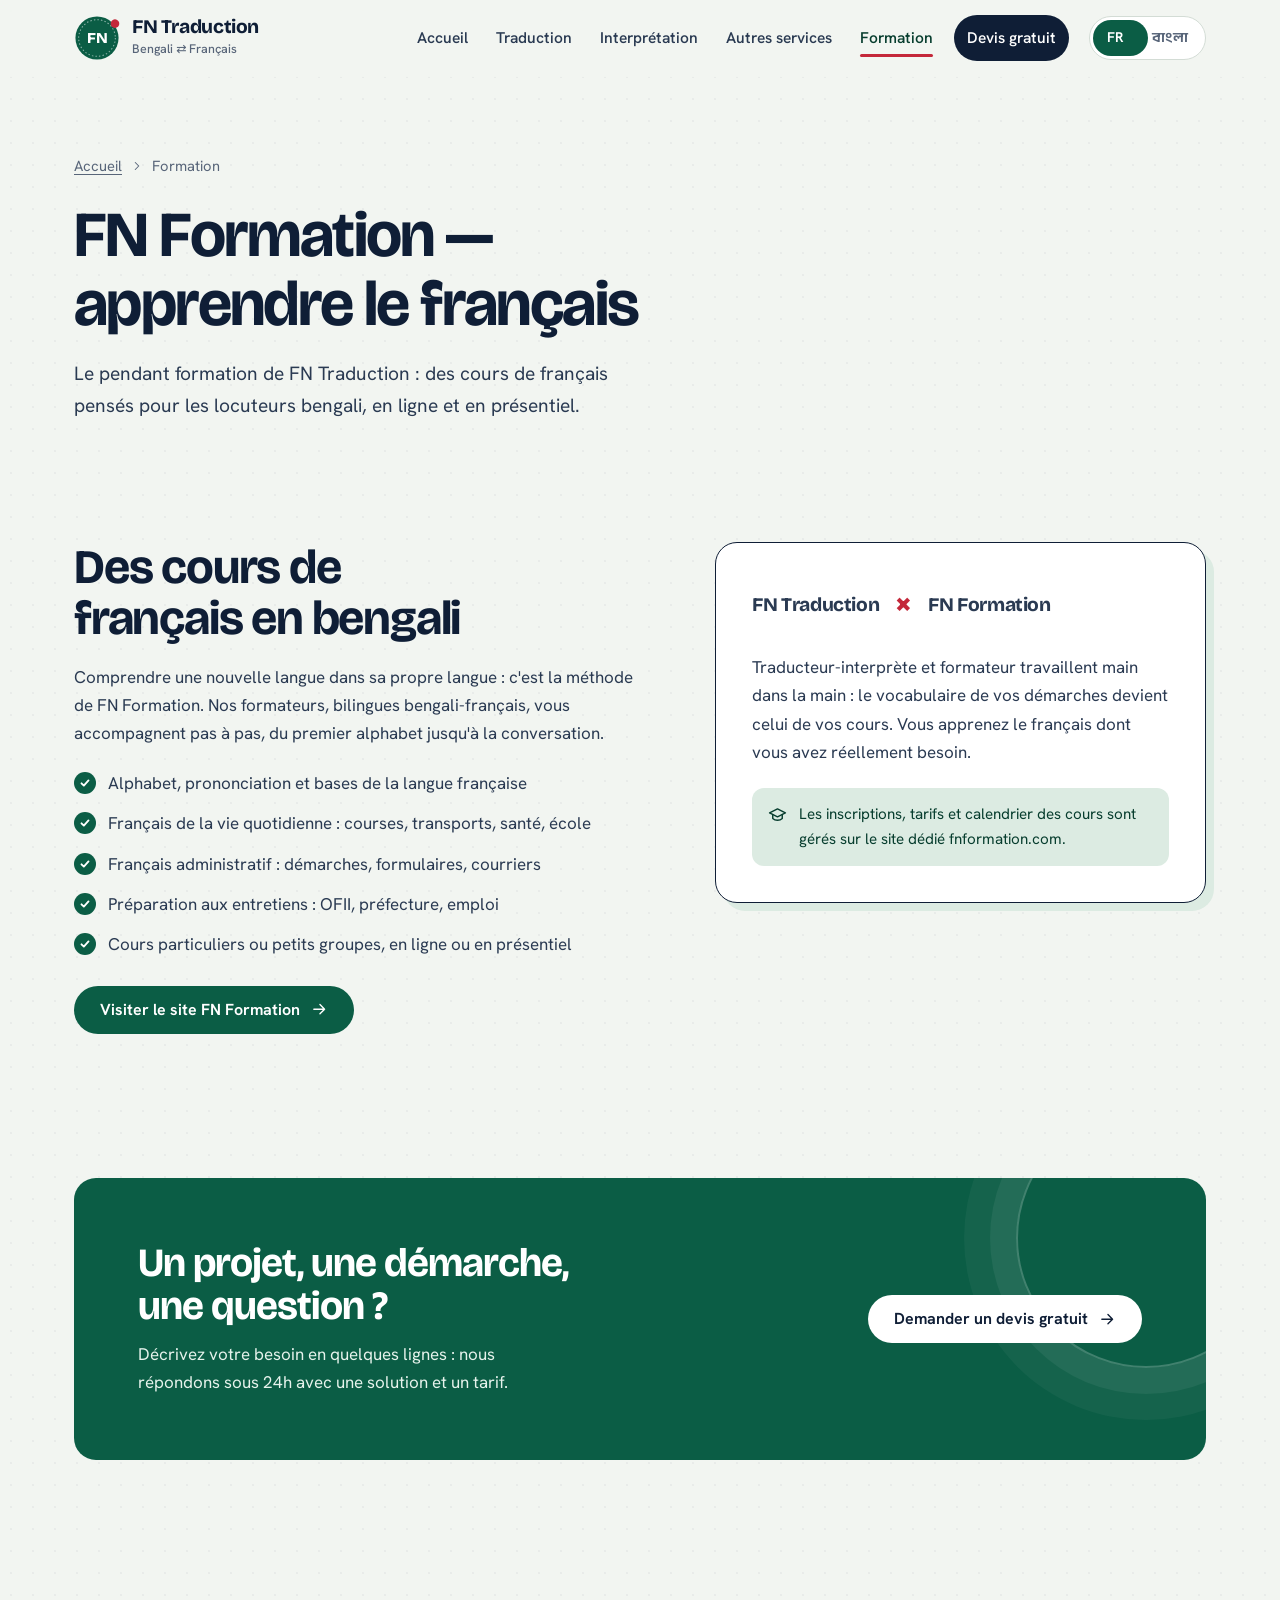
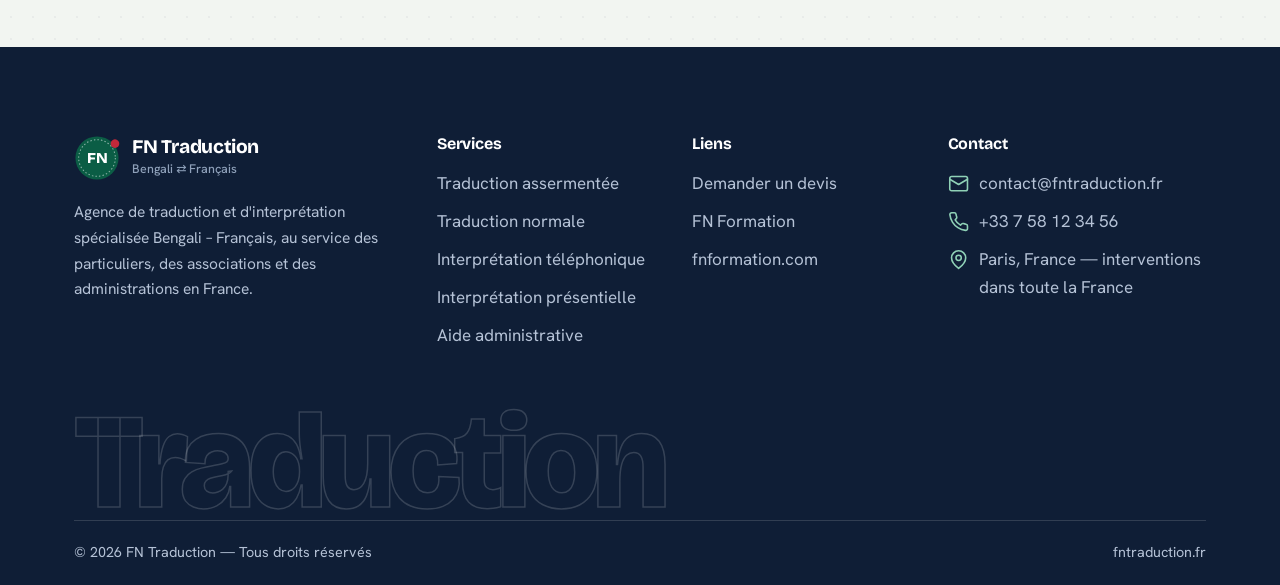
<file: formation.html>
<!DOCTYPE html>
<html lang="fr" data-title-fr="FN Formation — apprendre le français | FN Traduction" data-title-bn="FN ফর্মাসিয়ঁ — ফরাসি শিখুন | FN Traduction">
<head>
<meta charset="UTF-8">
<meta name="viewport" content="width=device-width, initial-scale=1">
<title>FN Formation — apprendre le français | FN Traduction</title>
<meta name="description" content="FN Formation : cours de français pour locuteurs bengali, en ligne et en présentiel.">
<meta name="theme-color" content="#0b5d45">
<meta property="og:type" content="website">
<meta property="og:title" content="FN Formation — apprendre le français | FN Traduction">
<meta property="og:description" content="FN Formation : cours de français pour locuteurs bengali, en ligne et en présentiel.">
<meta property="og:locale" content="fr_FR">
<meta property="og:locale:alternate" content="bn_BD">
<link rel="icon" href="img/favicon.svg" type="image/svg+xml">
<link rel="preload" href="fonts/bricolage-grotesque-latin-opsz-normal.woff2" as="font" type="font/woff2" crossorigin>
<link rel="stylesheet" href="css/style.css">

</head>
<body>
<svg xmlns="http://www.w3.org/2000/svg" style="display:none" aria-hidden="true">
<symbol id="i-file" viewBox="0 0 24 24"><path d="M14 2H6a2 2 0 0 0-2 2v16a2 2 0 0 0 2 2h12a2 2 0 0 0 2-2V8z"/><path d="M14 2v6h6M16 13H8M16 17H8M10 9H8"/></symbol>
<symbol id="i-pen" viewBox="0 0 24 24"><path d="M12 20h9"/><path d="M16.5 3.5a2.12 2.12 0 0 1 3 3L7 19l-4 1 1-4z"/></symbol>
<symbol id="i-phone" viewBox="0 0 24 24"><path d="M22 16.92v3a2 2 0 0 1-2.18 2 19.8 19.8 0 0 1-8.63-3.07 19.5 19.5 0 0 1-6-6A19.8 19.8 0 0 1 2.12 4.18 2 2 0 0 1 4.11 2h3a2 2 0 0 1 2 1.72c.13.96.36 1.9.7 2.81a2 2 0 0 1-.45 2.11L8.09 9.91a16 16 0 0 0 6 6l1.27-1.27a2 2 0 0 1 2.11-.45c.91.34 1.85.57 2.81.7A2 2 0 0 1 22 16.92z"/></symbol>
<symbol id="i-users" viewBox="0 0 24 24"><path d="M17 21v-2a4 4 0 0 0-4-4H5a4 4 0 0 0-4 4v2"/><circle cx="9" cy="7" r="4"/><path d="M23 21v-2a4 4 0 0 0-3-3.87M16 3.13a4 4 0 0 1 0 7.75"/></symbol>
<symbol id="i-landmark" viewBox="0 0 24 24"><path d="M3 22h18M6 18v-7M10 18v-7M14 18v-7M18 18v-7M12 2 3 7h18z"/></symbol>
<symbol id="i-cap" viewBox="0 0 24 24"><path d="M22 10 12 5 2 10l10 5z"/><path d="M6 12v5c3 3 9 3 12 0v-5"/></symbol>
<symbol id="i-clock" viewBox="0 0 24 24"><circle cx="12" cy="12" r="10"/><path d="M12 6v6l4 2"/></symbol>
<symbol id="i-shield" viewBox="0 0 24 24"><path d="M12 22s8-4 8-10V5l-8-3-8 3v7c0 6 8 10 8 10z"/><path d="m9 12 2 2 4-4"/></symbol>
<symbol id="i-lang" viewBox="0 0 24 24"><path d="m5 8 6 6M4 14l6-6 2-3M2 5h12M7 2h1M22 22l-5-10-5 10M14 18h6"/></symbol>
<symbol id="i-lock" viewBox="0 0 24 24"><rect x="3" y="11" width="18" height="11" rx="2"/><path d="M7 11V7a5 5 0 0 1 10 0v4"/></symbol>
<symbol id="i-mail" viewBox="0 0 24 24"><rect x="2" y="4" width="20" height="16" rx="2"/><path d="m22 7-10 6L2 7"/></symbol>
<symbol id="i-arrow" viewBox="0 0 24 24"><path d="M5 12h14M13 6l6 6-6 6"/></symbol>
<symbol id="i-menu" viewBox="0 0 24 24"><path d="M4 7h16M4 12h16M4 17h16"/></symbol>
<symbol id="i-x" viewBox="0 0 24 24"><path d="M6 6l12 12M18 6 6 18"/></symbol>
<symbol id="i-plus" viewBox="0 0 24 24"><path d="M12 5v14M5 12h14"/></symbol>
<symbol id="i-chev" viewBox="0 0 24 24"><path d="m9 6 6 6-6 6"/></symbol>
<symbol id="i-mic" viewBox="0 0 24 24"><path d="M12 2a3 3 0 0 0-3 3v7a3 3 0 0 0 6 0V5a3 3 0 0 0-3-3z"/><path d="M19 10v2a7 7 0 0 1-14 0v-2M12 19v3"/></symbol>
<symbol id="i-info" viewBox="0 0 24 24"><circle cx="12" cy="12" r="10"/><path d="M12 16v-4M12 8h.01"/></symbol>
<symbol id="i-bulb" viewBox="0 0 24 24"><path d="M9 18h6M10 22h4M12 2a7 7 0 0 0-4 12.7c.6.5 1 1.3 1 2.1V17h6v-.2c0-.8.4-1.6 1-2.1A7 7 0 0 0 12 2z"/></symbol>
<symbol id="i-pin" viewBox="0 0 24 24"><path d="M20 10c0 6-8 12-8 12S4 16 4 10a8 8 0 0 1 16 0z"/><circle cx="12" cy="10" r="3"/></symbol>
<symbol id="i-wa" viewBox="0 0 24 24"><path d="M21 11.5a8.4 8.4 0 0 1-12.4 7.4L3 20.5l1.7-5.4A8.4 8.4 0 1 1 21 11.5z"/><path d="M8.5 9c.3 2.6 3.5 5.6 6.4 6l1.2-1.3-2-1-1 .6c-.9-.4-1.9-1.3-2.3-2.2l.6-1-1-2z"/></symbol>
<symbol id="i-check" viewBox="0 0 24 24"><path d="m5 12.5 4.5 4.5L19 7"/></symbol>
</svg>
<a class="skip" href="#main" data-fr="Aller au contenu" data-bn="মূল অংশে যান">Aller au contenu</a>
<header class="site-header">
  <div class="wrap hbar">
    <a class="brand" href="index.html" aria-label="FN Traduction">
      <svg class="brand-seal" viewBox="0 0 64 64" aria-hidden="true">
<circle cx="32" cy="32" r="30" fill="#0b5d45"/>
<circle cx="32" cy="32" r="25.5" fill="none" stroke="#fff" stroke-opacity=".55" stroke-width="1.4" stroke-dasharray="2 3"/>
<text x="32" y="38.5" text-anchor="middle" font-family="Bricolage,Anek,sans-serif" font-weight="800" font-size="21" fill="#fff" letter-spacing="-1">FN</text>
<path d="M51 12a6 6 0 1 1 0 .01z" fill="#c4283a"/>
</svg>
      <span><span class="brand-name">FN Traduction</span><span class="brand-sub" data-fr="Bengali ⇄ Français" data-bn="বাংলা ⇄ ফ্রেঞ্চ">Bengali ⇄ Français</span></span>
    </a>
    <nav class="nav" id="nav" data-fr-label="Navigation principale" data-bn-label="প্রধান মেনু">
      <a href="index.html" data-fr="Accueil" data-bn="হোম">Accueil</a><a href="traduction.html" data-fr="Traduction" data-bn="অনুবাদ">Traduction</a><a href="interpretation.html" data-fr="Interprétation" data-bn="দোভাষীগিরি">Interprétation</a><a href="services.html" data-fr="Autres services" data-bn="অন্যান্য সেবা">Autres services</a><a href="formation.html" aria-current="page" data-fr="Formation" data-bn="প্রশিক্ষণ">Formation</a><a class="nav-cta" href="devis.html" data-fr="Devis gratuit" data-bn="বিনামূল্যে মূল্য-উদ্ধৃতি">Devis gratuit</a>
    </nav>
    <div class="lang" role="group" data-fr-label="Langue" data-bn-label="ভাষা">
      <span class="pill"></span>
      <button type="button" data-lang="fr" aria-pressed="true">FR</button>
      <button type="button" data-lang="bn" aria-pressed="false" lang="bn">বাংলা</button>
    </div>
    <button class="burger" id="burger" type="button" aria-expanded="false" aria-controls="nav" data-fr-label="Menu" data-bn-label="মেনু">
      <svg class="ico i-menu" aria-hidden="true"><use href="#i-menu"/></svg><svg class="ico i-x" aria-hidden="true"><use href="#i-x"/></svg>
    </button>
  </div>
</header>
<main id="main">

<section class="phero"><div class="wrap">
  <div class="crumb"><a href="index.html" data-fr="Accueil" data-bn="হোম">Accueil</a><svg class="ico" aria-hidden="true"><use href="#i-chev"/></svg><span data-fr="Formation" data-bn="প্রশিক্ষণ">Formation</span></div>
  <h1 data-fr="FN Formation — apprendre le français" data-bn="FN ফর্মাসিয়ঁ — ফরাসি শিখুন">FN Formation — apprendre le français</h1>
  <p data-fr="Le pendant formation de FN Traduction : des cours de français pensés pour les locuteurs bengali, en ligne et en présentiel." data-bn="FN Traduction-এর প্রশিক্ষণ শাখা: বাংলাভাষীদের জন্য প্রস্তুতকৃত, অনলাইন ও সরাসরি ফরাসি ভাষা কোর্স।">Le pendant formation de FN Traduction : des cours de français pensés pour les locuteurs bengali, en ligne et en présentiel.</p>
</div></section>
<section class="block tight"><div class="wrap">
  <div class="split">
    <div>
      <h2 data-fr="Des cours de français en bengali" data-bn="বাংলায় শেখানো ফরাসি কোর্স">Des cours de français en bengali</h2>
      <p data-fr="Comprendre une nouvelle langue dans sa propre langue : c&#x27;est la méthode de FN Formation. Nos formateurs, bilingues bengali-français, vous accompagnent pas à pas, du premier alphabet jusqu&#x27;à la conversation." data-bn="নিজের ভাষায় নতুন ভাষা শেখা: এটাই FN Formation-এর পদ্ধতি। বাংলা-ফ্রেঞ্চ দ্বিভাষিক প্রশিক্ষকরা প্রথম বর্ণমালা থেকে কথোপকথন পর্যন্ত ধাপে ধাপে আপনার পাশে থাকেন।">Comprendre une nouvelle langue dans sa propre langue : c'est la méthode de FN Formation. Nos formateurs, bilingues bengali-français, vous accompagnent pas à pas, du premier alphabet jusqu'à la conversation.</p>
      <ul class="checks"><li data-fr="Alphabet, prononciation et bases de la langue française" data-bn="বর্ণমালা, উচ্চারণ ও ফরাসি ভাষার ভিত্তি">Alphabet, prononciation et bases de la langue française</li><li data-fr="Français de la vie quotidienne : courses, transports, santé, école" data-bn="দৈনন্দিন ফরাসি: বাজার, পরিবহন, স্বাস্থ্য, স্কুল">Français de la vie quotidienne : courses, transports, santé, école</li><li data-fr="Français administratif : démarches, formulaires, courriers" data-bn="প্রশাসনিক ফরাসি: কাজকর্ম, ফর্ম, চিঠিপত্র">Français administratif : démarches, formulaires, courriers</li><li data-fr="Préparation aux entretiens : OFII, préfecture, emploi" data-bn="সাক্ষাৎকার প্রস্তুতি: OFII, প্রিফেকচার, চাকরি">Préparation aux entretiens : OFII, préfecture, emploi</li><li data-fr="Cours particuliers ou petits groupes, en ligne ou en présentiel" data-bn="ব্যক্তিগত বা ছোট গ্রুপ, অনলাইন বা সরাসরি">Cours particuliers ou petits groupes, en ligne ou en présentiel</li></ul>
      <a class="btn btn-primary" style="margin-top:28px" href="https://www.fnformation.com" target="_blank" rel="noopener"><span data-fr="Visiter le site FN Formation" data-bn="FN ফর্মাসিয়ঁ সাইটে যান">Visiter le site FN Formation</span><svg class="ico" aria-hidden="true"><use href="#i-arrow"/></svg></a>
    </div>
    <div class="panel">
      <div class="badge-row"><span class="brand-name">FN Traduction</span><span class="x-mark">×</span><span class="brand-name">FN Formation</span></div>
      <p data-fr="Traducteur-interprète et formateur travaillent main dans la main : le vocabulaire de vos démarches devient celui de vos cours. Vous apprenez le français dont vous avez réellement besoin." data-bn="অনুবাদক-দোভাষী ও প্রশিক্ষক হাতে হাত মিলিয়ে কাজ করেন: আপনার কাজের শব্দভাণ্ডারই হয়ে যায় আপনার কোর্সের। আপনি সেই ফরাসিই শিখেন যা সত্যিই আপনার দরকার।">Traducteur-interprète et formateur travaillent main dans la main : le vocabulaire de vos démarches devient celui de vos cours. Vous apprenez le français dont vous avez réellement besoin.</p>
      <div class="tip"><svg class="ico" aria-hidden="true"><use href="#i-cap"/></svg><span data-fr="Les inscriptions, tarifs et calendrier des cours sont gérés sur le site dédié fnformation.com." data-bn="ভর্তি, মূল্য ও ক্লাসের সময়সূচি fnformation.com-এর ওয়েবসাইটে দেখা যায়।">Les inscriptions, tarifs et calendrier des cours sont gérés sur le site dédié fnformation.com.</span></div>
    </div>
  </div>
</div></section>
<section class="block tight"><div class="wrap"><div class="cta">
  <div><h2 data-fr="Un projet, une démarche, une question ?" data-bn="কোনো প্রকল্প, কাজ বা প্রশ্ন আছে?">Un projet, une démarche, une question ?</h2><p data-fr="Décrivez votre besoin en quelques lignes : nous répondons sous 24h avec une solution et un tarif." data-bn="কয়েক লাইনে আপনার প্রয়োজন লিখুন: ২৪ ঘণ্টায় সমাধান ও মূল্য নিয়ে উত্তর পাবেন।">Décrivez votre besoin en quelques lignes : nous répondons sous 24h avec une solution et un tarif.</p></div>
  <a class="btn btn-light" href="devis.html"><span data-fr="Demander un devis gratuit" data-bn="বিনামূল্যে মূল্য-উদ্ধৃতি চান">Demander un devis gratuit</span><svg class="ico" aria-hidden="true"><use href="#i-arrow"/></svg></a>
</div></div></section>

</main>
<footer class="site-footer">
  <div class="wrap">
    <div class="f-grid">
      <div>
        <a class="brand" href="index.html"><svg class="brand-seal" viewBox="0 0 64 64" aria-hidden="true">
<circle cx="32" cy="32" r="30" fill="#0b5d45"/>
<circle cx="32" cy="32" r="25.5" fill="none" stroke="#fff" stroke-opacity=".55" stroke-width="1.4" stroke-dasharray="2 3"/>
<text x="32" y="38.5" text-anchor="middle" font-family="Bricolage,Anek,sans-serif" font-weight="800" font-size="21" fill="#fff" letter-spacing="-1">FN</text>
<path d="M51 12a6 6 0 1 1 0 .01z" fill="#c4283a"/>
</svg><span><span class="brand-name">FN Traduction</span><span class="brand-sub" data-fr="Bengali ⇄ Français" data-bn="বাংলা ⇄ ফ্রেঞ্চ">Bengali ⇄ Français</span></span></a>
        <p class="f-about" data-fr="Agence de traduction et d&#x27;interprétation spécialisée Bengali – Français, au service des particuliers, des associations et des administrations en France." data-bn="ব্যক্তি, সংস্থা ও ফ্রান্সের প্রশাসনের জন্য বাংলা–ফ্রেঞ্চ বিশেষায়িত অনুবাদ ও দোভাষীগিরি সংস্থা।">Agence de traduction et d'interprétation spécialisée Bengali – Français, au service des particuliers, des associations et des administrations en France.</p>
      </div>
      <div>
        <h4 data-fr="Services" data-bn="সেবাসমূহ">Services</h4>
        <ul>
          <li><a href="traduction.html#assermentee" data-fr="Traduction assermentée" data-bn="শপথবদ্ধ অনুবাদ">Traduction assermentée</a></li>
          <li><a href="traduction.html#normale" data-fr="Traduction normale" data-bn="সাধারণ অনুবাদ">Traduction normale</a></li>
          <li><a href="interpretation.html#telephonique" data-fr="Interprétation téléphonique" data-bn="টেলিফোনিক দোভাষীগিরি">Interprétation téléphonique</a></li>
          <li><a href="interpretation.html#presentielle" data-fr="Interprétation présentielle" data-bn="সরাসরি দোভাষীগিরি">Interprétation présentielle</a></li>
          <li><a href="services.html" data-fr="Aide administrative" data-bn="প্রশাসনিক সহায়তা">Aide administrative</a></li>
        </ul>
      </div>
      <div>
        <h4 data-fr="Liens" data-bn="লিংক">Liens</h4>
        <ul>
          <li><a href="devis.html" data-fr="Demander un devis" data-bn="মূল্য-উদ্ধৃতি চান">Demander un devis</a></li>
          <li><a href="formation.html" data-fr="FN Formation" data-bn="FN ফর্মাসিয়ঁ">FN Formation</a></li>
          <li><a href="https://www.fnformation.com" target="_blank" rel="noopener">fnformation.com</a></li>
        </ul>
      </div>
      <div>
        <h4 data-fr="Contact" data-bn="যোগাযোগ">Contact</h4>
        <ul class="f-contact">
          <li><svg class="ico" aria-hidden="true"><use href="#i-mail"/></svg><a href="mailto:contact@fntraduction.fr">contact@fntraduction.fr</a></li>
          <li><svg class="ico" aria-hidden="true"><use href="#i-phone"/></svg><a href="tel:+33758123456">+33 7 58 12 34 56</a></li>
          <li><svg class="ico" aria-hidden="true"><use href="#i-pin"/></svg><span data-fr="Paris, France — interventions dans toute la France" data-bn="প্যারিস, ফ্রান্স — সারা ফ্রান্সে সেবা">Paris, France — interventions dans toute la France</span></li>
        </ul>
      </div>
    </div>
    <div class="f-word" aria-hidden="true">Traduction</div>
    <div class="f-bottom"><span>© 2026 FN Traduction — <span data-fr="Tous droits réservés" data-bn="সর্বস্বত্ব সংরক্ষিত">Tous droits réservés</span></span><span>fntraduction.fr</span></div>
  </div>
</footer>
<div class="dock">
  <a class="btn btn-ghost btn-sm" href="tel:+33758123456"><svg class="ico" aria-hidden="true"><use href="#i-phone"/></svg><span data-fr="Appeler" data-bn="ফোন করুন">Appeler</span></a>
  <a class="btn btn-primary btn-sm" href="devis.html"><span data-fr="Devis gratuit" data-bn="বিনামূল্যে মূল্য-উদ্ধৃতি">Devis gratuit</span><svg class="ico" aria-hidden="true"><use href="#i-arrow"/></svg></a>
</div>
<script src="js/main.js" defer></script>
</body>
</html>
</file>
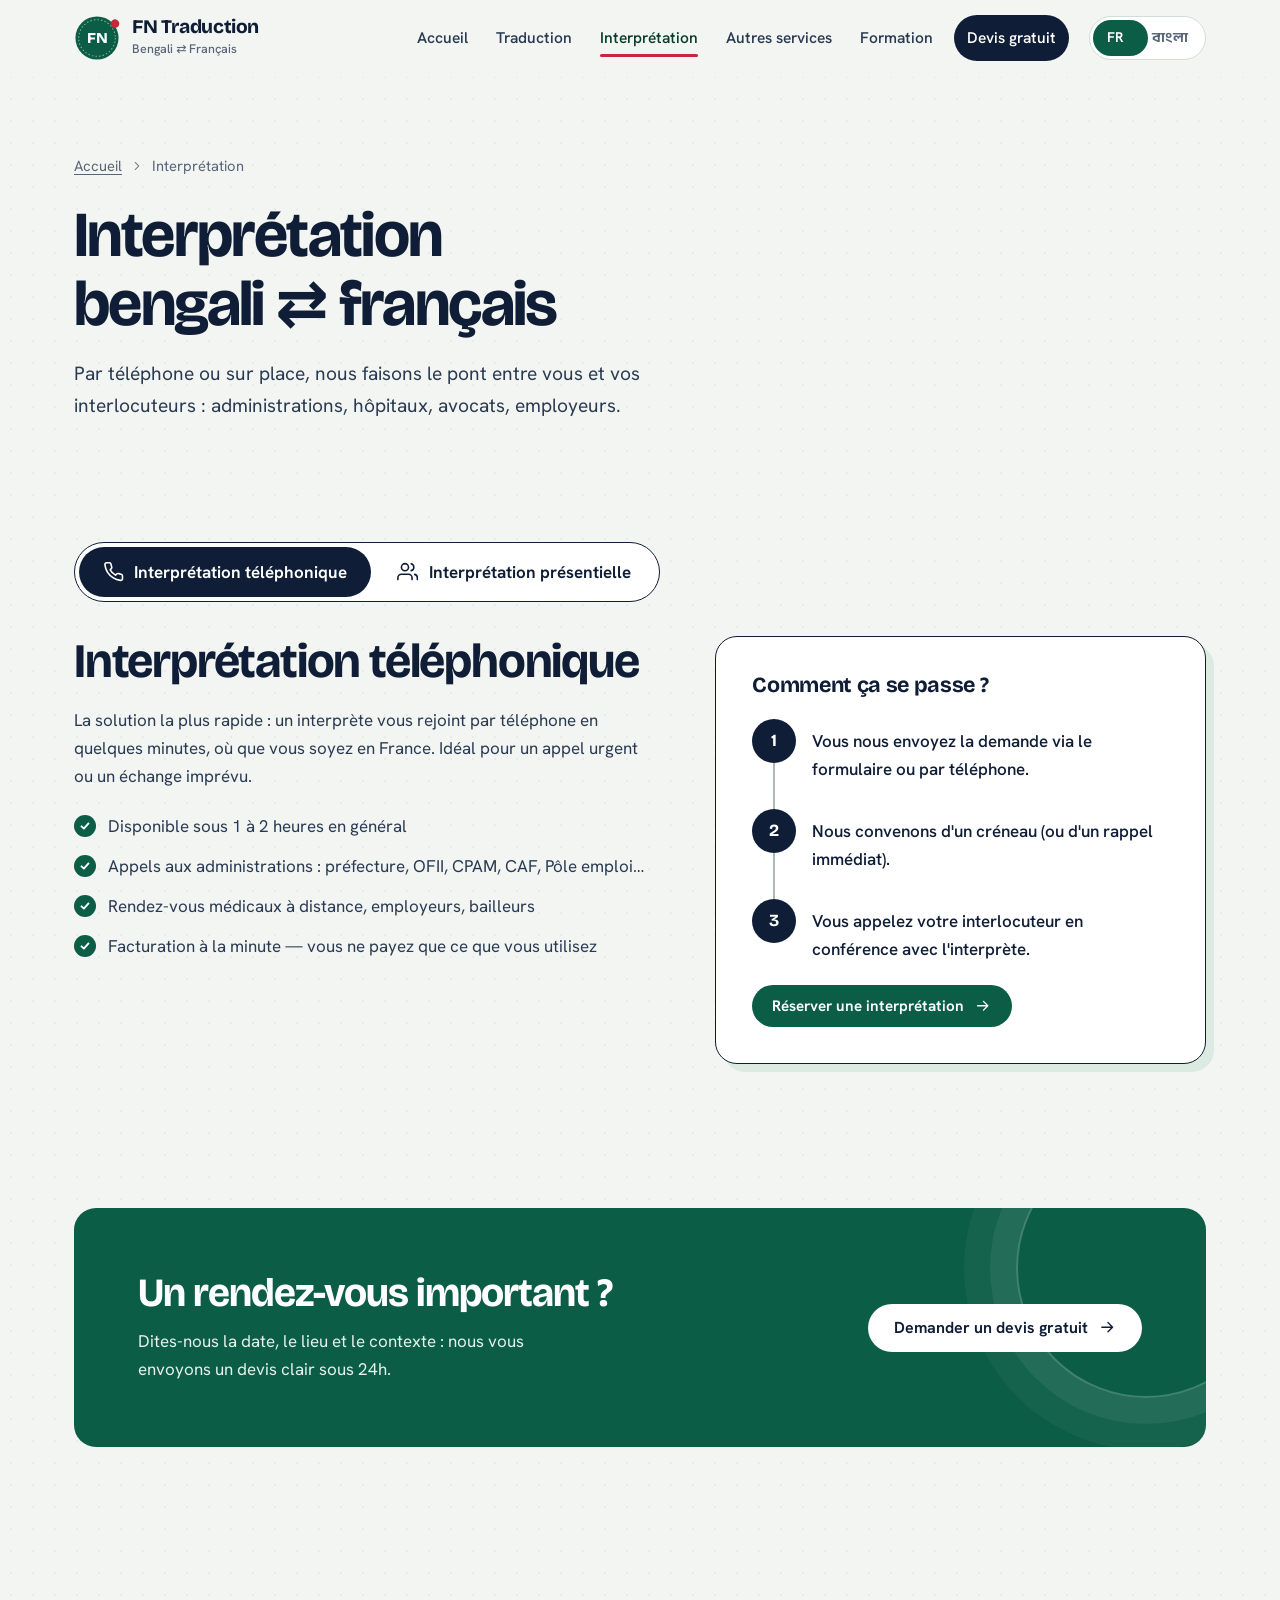
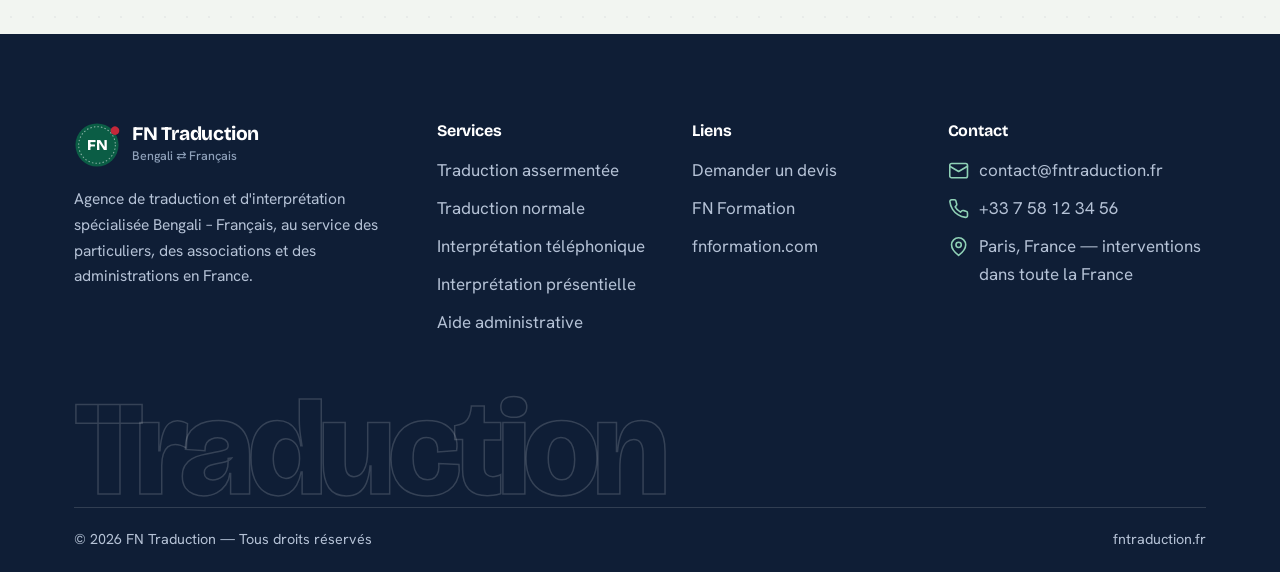
<file: interpretation.html>
<!DOCTYPE html>
<html lang="fr" data-title-fr="Interprétation bengali ⇄ français | FN Traduction" data-title-bn="দোভাষীগিরি বাংলা ⇄ ফ্রেঞ্চ | FN Traduction">
<head>
<meta charset="UTF-8">
<meta name="viewport" content="width=device-width, initial-scale=1">
<title>Interprétation bengali ⇄ français | FN Traduction</title>
<meta name="description" content="Interprétation téléphonique et présentielle bengali ⇄ français partout en France. Devis gratuit sous 24h.">
<meta name="theme-color" content="#0b5d45">
<meta property="og:type" content="website">
<meta property="og:title" content="Interprétation bengali ⇄ français | FN Traduction">
<meta property="og:description" content="Interprétation téléphonique et présentielle bengali ⇄ français partout en France. Devis gratuit sous 24h.">
<meta property="og:locale" content="fr_FR">
<meta property="og:locale:alternate" content="bn_BD">
<link rel="icon" href="img/favicon.svg" type="image/svg+xml">
<link rel="preload" href="fonts/bricolage-grotesque-latin-opsz-normal.woff2" as="font" type="font/woff2" crossorigin>
<link rel="stylesheet" href="css/style.css">

</head>
<body>
<svg xmlns="http://www.w3.org/2000/svg" style="display:none" aria-hidden="true">
<symbol id="i-file" viewBox="0 0 24 24"><path d="M14 2H6a2 2 0 0 0-2 2v16a2 2 0 0 0 2 2h12a2 2 0 0 0 2-2V8z"/><path d="M14 2v6h6M16 13H8M16 17H8M10 9H8"/></symbol>
<symbol id="i-pen" viewBox="0 0 24 24"><path d="M12 20h9"/><path d="M16.5 3.5a2.12 2.12 0 0 1 3 3L7 19l-4 1 1-4z"/></symbol>
<symbol id="i-phone" viewBox="0 0 24 24"><path d="M22 16.92v3a2 2 0 0 1-2.18 2 19.8 19.8 0 0 1-8.63-3.07 19.5 19.5 0 0 1-6-6A19.8 19.8 0 0 1 2.12 4.18 2 2 0 0 1 4.11 2h3a2 2 0 0 1 2 1.72c.13.96.36 1.9.7 2.81a2 2 0 0 1-.45 2.11L8.09 9.91a16 16 0 0 0 6 6l1.27-1.27a2 2 0 0 1 2.11-.45c.91.34 1.85.57 2.81.7A2 2 0 0 1 22 16.92z"/></symbol>
<symbol id="i-users" viewBox="0 0 24 24"><path d="M17 21v-2a4 4 0 0 0-4-4H5a4 4 0 0 0-4 4v2"/><circle cx="9" cy="7" r="4"/><path d="M23 21v-2a4 4 0 0 0-3-3.87M16 3.13a4 4 0 0 1 0 7.75"/></symbol>
<symbol id="i-landmark" viewBox="0 0 24 24"><path d="M3 22h18M6 18v-7M10 18v-7M14 18v-7M18 18v-7M12 2 3 7h18z"/></symbol>
<symbol id="i-cap" viewBox="0 0 24 24"><path d="M22 10 12 5 2 10l10 5z"/><path d="M6 12v5c3 3 9 3 12 0v-5"/></symbol>
<symbol id="i-clock" viewBox="0 0 24 24"><circle cx="12" cy="12" r="10"/><path d="M12 6v6l4 2"/></symbol>
<symbol id="i-shield" viewBox="0 0 24 24"><path d="M12 22s8-4 8-10V5l-8-3-8 3v7c0 6 8 10 8 10z"/><path d="m9 12 2 2 4-4"/></symbol>
<symbol id="i-lang" viewBox="0 0 24 24"><path d="m5 8 6 6M4 14l6-6 2-3M2 5h12M7 2h1M22 22l-5-10-5 10M14 18h6"/></symbol>
<symbol id="i-lock" viewBox="0 0 24 24"><rect x="3" y="11" width="18" height="11" rx="2"/><path d="M7 11V7a5 5 0 0 1 10 0v4"/></symbol>
<symbol id="i-mail" viewBox="0 0 24 24"><rect x="2" y="4" width="20" height="16" rx="2"/><path d="m22 7-10 6L2 7"/></symbol>
<symbol id="i-arrow" viewBox="0 0 24 24"><path d="M5 12h14M13 6l6 6-6 6"/></symbol>
<symbol id="i-menu" viewBox="0 0 24 24"><path d="M4 7h16M4 12h16M4 17h16"/></symbol>
<symbol id="i-x" viewBox="0 0 24 24"><path d="M6 6l12 12M18 6 6 18"/></symbol>
<symbol id="i-plus" viewBox="0 0 24 24"><path d="M12 5v14M5 12h14"/></symbol>
<symbol id="i-chev" viewBox="0 0 24 24"><path d="m9 6 6 6-6 6"/></symbol>
<symbol id="i-mic" viewBox="0 0 24 24"><path d="M12 2a3 3 0 0 0-3 3v7a3 3 0 0 0 6 0V5a3 3 0 0 0-3-3z"/><path d="M19 10v2a7 7 0 0 1-14 0v-2M12 19v3"/></symbol>
<symbol id="i-info" viewBox="0 0 24 24"><circle cx="12" cy="12" r="10"/><path d="M12 16v-4M12 8h.01"/></symbol>
<symbol id="i-bulb" viewBox="0 0 24 24"><path d="M9 18h6M10 22h4M12 2a7 7 0 0 0-4 12.7c.6.5 1 1.3 1 2.1V17h6v-.2c0-.8.4-1.6 1-2.1A7 7 0 0 0 12 2z"/></symbol>
<symbol id="i-pin" viewBox="0 0 24 24"><path d="M20 10c0 6-8 12-8 12S4 16 4 10a8 8 0 0 1 16 0z"/><circle cx="12" cy="10" r="3"/></symbol>
<symbol id="i-wa" viewBox="0 0 24 24"><path d="M21 11.5a8.4 8.4 0 0 1-12.4 7.4L3 20.5l1.7-5.4A8.4 8.4 0 1 1 21 11.5z"/><path d="M8.5 9c.3 2.6 3.5 5.6 6.4 6l1.2-1.3-2-1-1 .6c-.9-.4-1.9-1.3-2.3-2.2l.6-1-1-2z"/></symbol>
<symbol id="i-check" viewBox="0 0 24 24"><path d="m5 12.5 4.5 4.5L19 7"/></symbol>
</svg>
<a class="skip" href="#main" data-fr="Aller au contenu" data-bn="মূল অংশে যান">Aller au contenu</a>
<header class="site-header">
  <div class="wrap hbar">
    <a class="brand" href="index.html" aria-label="FN Traduction">
      <svg class="brand-seal" viewBox="0 0 64 64" aria-hidden="true">
<circle cx="32" cy="32" r="30" fill="#0b5d45"/>
<circle cx="32" cy="32" r="25.5" fill="none" stroke="#fff" stroke-opacity=".55" stroke-width="1.4" stroke-dasharray="2 3"/>
<text x="32" y="38.5" text-anchor="middle" font-family="Bricolage,Anek,sans-serif" font-weight="800" font-size="21" fill="#fff" letter-spacing="-1">FN</text>
<path d="M51 12a6 6 0 1 1 0 .01z" fill="#c4283a"/>
</svg>
      <span><span class="brand-name">FN Traduction</span><span class="brand-sub" data-fr="Bengali ⇄ Français" data-bn="বাংলা ⇄ ফ্রেঞ্চ">Bengali ⇄ Français</span></span>
    </a>
    <nav class="nav" id="nav" data-fr-label="Navigation principale" data-bn-label="প্রধান মেনু">
      <a href="index.html" data-fr="Accueil" data-bn="হোম">Accueil</a><a href="traduction.html" data-fr="Traduction" data-bn="অনুবাদ">Traduction</a><a href="interpretation.html" aria-current="page" data-fr="Interprétation" data-bn="দোভাষীগিরি">Interprétation</a><a href="services.html" data-fr="Autres services" data-bn="অন্যান্য সেবা">Autres services</a><a href="formation.html" data-fr="Formation" data-bn="প্রশিক্ষণ">Formation</a><a class="nav-cta" href="devis.html" data-fr="Devis gratuit" data-bn="বিনামূল্যে মূল্য-উদ্ধৃতি">Devis gratuit</a>
    </nav>
    <div class="lang" role="group" data-fr-label="Langue" data-bn-label="ভাষা">
      <span class="pill"></span>
      <button type="button" data-lang="fr" aria-pressed="true">FR</button>
      <button type="button" data-lang="bn" aria-pressed="false" lang="bn">বাংলা</button>
    </div>
    <button class="burger" id="burger" type="button" aria-expanded="false" aria-controls="nav" data-fr-label="Menu" data-bn-label="মেনু">
      <svg class="ico i-menu" aria-hidden="true"><use href="#i-menu"/></svg><svg class="ico i-x" aria-hidden="true"><use href="#i-x"/></svg>
    </button>
  </div>
</header>
<main id="main">

<section class="phero"><div class="wrap">
  <div class="crumb"><a href="index.html" data-fr="Accueil" data-bn="হোম">Accueil</a><svg class="ico" aria-hidden="true"><use href="#i-chev"/></svg><span data-fr="Interprétation" data-bn="দোভাষীগিরি">Interprétation</span></div>
  <h1 data-fr="Interprétation bengali ⇄ français" data-bn="বাংলা ⇄ ফ্রেঞ্চ দোভাষীগিরি">Interprétation bengali ⇄ français</h1>
  <p data-fr="Par téléphone ou sur place, nous faisons le pont entre vous et vos interlocuteurs : administrations, hôpitaux, avocats, employeurs." data-bn="ফোনে বা সরাসরি — আপনি ও আপনার প্রশাসন, হাসপাতাল, আইনজীবী বা নিয়োগকর্তার মধ্যে সেতুবন্ধন আমরাই করি।">Par téléphone ou sur place, nous faisons le pont entre vous et vos interlocuteurs : administrations, hôpitaux, avocats, employeurs.</p>
</div></section>

<section class="block tight"><div class="wrap">
  <div class="seg" id="seg" role="tablist" data-fr-label="Type d'interprétation" data-bn-label="দোভাষীগিরির ধরন">
    <button type="button" role="tab" id="tab-telephonique" aria-controls="telephonique" aria-selected="true"><svg class="ico" aria-hidden="true"><use href="#i-phone"/></svg><span data-fr="Interprétation téléphonique" data-bn="টেলিফোনিক দোভাষীগিরি">Interprétation téléphonique</span></button>
    <button type="button" role="tab" id="tab-presentielle" aria-controls="presentielle" aria-selected="false"><svg class="ico" aria-hidden="true"><use href="#i-users"/></svg><span data-fr="Interprétation présentielle" data-bn="সরাসরি দোভাষীগিরি">Interprétation présentielle</span></button>
  </div>

  <div class="tabpanel" id="telephonique" role="tabpanel" aria-labelledby="tab-telephonique">
    <div class="split">
      <div>
        <h2 data-fr="Interprétation téléphonique" data-bn="টেলিফোনিক দোভাষীগিরি">Interprétation téléphonique</h2>
        <p data-fr="La solution la plus rapide : un interprète vous rejoint par téléphone en quelques minutes, où que vous soyez en France. Idéal pour un appel urgent ou un échange imprévu." data-bn="সবচেয়ে দ্রুত সমাধান: আপনি ফ্রান্সের যেকোনো জায়গায় থাকলেও কয়েক মিনিটে দোভাষী ফোনে যুক্ত হন। জরুরি ফোন বা অপ্রত্যাশিত কথোপকথনের জন্য আদর্শ।">La solution la plus rapide : un interprète vous rejoint par téléphone en quelques minutes, où que vous soyez en France. Idéal pour un appel urgent ou un échange imprévu.</p>
        <ul class="checks"><li data-fr="Disponible sous 1 à 2 heures en général" data-bn="সাধারণত ১–২ ঘণ্টার মধ্যে উপলব্ধ">Disponible sous 1 à 2 heures en général</li><li data-fr="Appels aux administrations : préfecture, OFII, CPAM, CAF, Pôle emploi…" data-bn="প্রশাসনে ফোন: প্রিফেকচার, OFII, CPAM, CAF, পোল এমপ্লোয়ি…">Appels aux administrations : préfecture, OFII, CPAM, CAF, Pôle emploi…</li><li data-fr="Rendez-vous médicaux à distance, employeurs, bailleurs" data-bn="দূরবর্তী চিকিৎসা সাক্ষাৎ, নিয়োগকর্তা, বাড়িওয়ালা">Rendez-vous médicaux à distance, employeurs, bailleurs</li><li data-fr="Facturation à la minute — vous ne payez que ce que vous utilisez" data-bn="প্রতি মিনিটে হিসাব — যতটুকু ব্যবহার করবেন ততটুকুই মূল্য">Facturation à la minute — vous ne payez que ce que vous utilisez</li></ul>
      </div>
      <div class="panel">
        <h3 data-fr="Comment ça se passe ?" data-bn="কীভাবে হয়?">Comment ça se passe ?</h3>
        <ol class="timeline" style="margin-top:20px"><li><p data-fr="Vous nous envoyez la demande via le formulaire ou par téléphone." data-bn="আপনি ফর্ম বা ফোনের মাধ্যমে অনুরোধ পাঠান।">Vous nous envoyez la demande via le formulaire ou par téléphone.</p></li><li><p data-fr="Nous convenons d&#x27;un créneau (ou d&#x27;un rappel immédiat)." data-bn="আমরা সময় ঠিক করি (বা সঙ্গে সঙ্গে ফিরতি ফোন করি)।">Nous convenons d'un créneau (ou d'un rappel immédiat).</p></li><li><p data-fr="Vous appelez votre interlocuteur en conférence avec l&#x27;interprète." data-bn="আপনি দোভাষীকে সাথে নিয়ে কনফারেন্স কলে আপনার প্রতিপক্ষকে ফোন করেন।">Vous appelez votre interlocuteur en conférence avec l'interprète.</p></li></ol>
        <a class="btn btn-primary btn-sm" href="devis.html?s=Interprétation+téléphonique"><span data-fr="Réserver une interprétation" data-bn="দোভাষী বুক করুন">Réserver une interprétation</span><svg class="ico" aria-hidden="true"><use href="#i-arrow"/></svg></a>
      </div>
    </div>
  </div>

  <div class="tabpanel" id="presentielle" role="tabpanel" aria-labelledby="tab-presentielle" hidden>
    <div class="split">
      <div>
        <h2 data-fr="Interprétation présentielle" data-bn="সরাসরি দোভাষীগিরি">Interprétation présentielle</h2>
        <p data-fr="Certains rendez-vous exigent une présence physique : entretiens officiels, situations sensibles, longues démarches. L&#x27;interprète est à vos côtés, dans toute la France sur rendez-vous." data-bn="কিছু সাক্ষাৎকারে শারীরিক উপস্থিতি জরুরি: সরকারি ইন্টারভিউ, সংবেদনশীল পরিস্থিতি, দীর্ঘ প্রক্রিয়া। দোভাষী আপনার পাশে থাকবেন — সারা ফ্রান্সে, পূর্বনির্ধারিত সময়ে।">Certains rendez-vous exigent une présence physique : entretiens officiels, situations sensibles, longues démarches. L'interprète est à vos côtés, dans toute la France sur rendez-vous.</p>
        <ul class="checks"><li data-fr="Préfecture, OFII, ANEF : entretiens et notifications" data-bn="প্রিফেকচার, OFII, ANEF: ইন্টারভিউ ও নোটিফিকেশন">Préfecture, OFII, ANEF : entretiens et notifications</li><li data-fr="Hôpitaux, cabinets médicaux, rendez-vous sociaux" data-bn="হাসপাতাল, ডাক্তারের চেম্বার, সামাজিক সাক্ষাৎ">Hôpitaux, cabinets médicaux, rendez-vous sociaux</li><li data-fr="Avocats, notaires, tribunaux, commissariats" data-bn="আইনজীবী, নোতার, আদালত, পুলিশ স্টেশন">Avocats, notaires, tribunaux, commissariats</li><li data-fr="Bureaux d&#x27;associations, hébergements d&#x27;urgence, centres sociaux" data-bn="সংস্থার অফিস, জরুরি আশ্রয়কেন্দ্র, সামাজিক কেন্দ্র">Bureaux d'associations, hébergements d'urgence, centres sociaux</li><li data-fr="Tarif demi-journée ou journée, frais de déplacement transparents" data-bn="অর্ধ-দিন বা পূর্ণ-দিন মূল্য, স্বচ্ছ ভ্রমণ ব্যয়">Tarif demi-journée ou journée, frais de déplacement transparents</li></ul>
      </div>
      <div class="panel">
        <h3 data-fr="Pourquoi un interprète présentiel ?" data-bn="সরাসরি দোভাষী কেন?">Pourquoi un interprète présentiel ?</h3>
        <p data-fr="Certains rendez-vous exigent une présence physique : entretiens officiels, situations sensibles, longues démarches. L&#x27;interprète est à vos côtés, dans toute la France sur rendez-vous." data-bn="কিছু সাক্ষাৎকারে শারীরিক উপস্থিতি জরুরি: সরকারি ইন্টারভিউ, সংবেদনশীল পরিস্থিতি, দীর্ঘ প্রক্রিয়া। দোভাষী আপনার পাশে থাকবেন — সারা ফ্রান্সে, পূর্বনির্ধারিত সময়ে।">Certains rendez-vous exigent une présence physique : entretiens officiels, situations sensibles, longues démarches. L'interprète est à vos côtés, dans toute la France sur rendez-vous.</p>
        <a class="btn btn-primary btn-sm" href="devis.html?s=Interprétation+présentielle"><span data-fr="Demander un devis" data-bn="মূল্য-উদ্ধৃতি চান">Demander un devis</span><svg class="ico" aria-hidden="true"><use href="#i-arrow"/></svg></a>
      </div>
    </div>
  </div>
</div></section>

<section class="block tight"><div class="wrap"><div class="cta">
  <div><h2 data-fr="Un rendez-vous important ?" data-bn="গুরুত্বপূর্ণ কোনো সাক্ষাৎ আছে?">Un rendez-vous important ?</h2><p data-fr="Dites-nous la date, le lieu et le contexte : nous vous envoyons un devis clair sous 24h." data-bn="তারিখ, স্থান ও প্রেক্ষাপট জানান: ২৪ ঘণ্টায় স্পষ্ট মূল্য-উদ্ধৃতি পাবেন।">Dites-nous la date, le lieu et le contexte : nous vous envoyons un devis clair sous 24h.</p></div>
  <a class="btn btn-light" href="devis.html"><span data-fr="Demander un devis gratuit" data-bn="বিনামূল্যে মূল্য-উদ্ধৃতি চান">Demander un devis gratuit</span><svg class="ico" aria-hidden="true"><use href="#i-arrow"/></svg></a>
</div></div></section>

</main>
<footer class="site-footer">
  <div class="wrap">
    <div class="f-grid">
      <div>
        <a class="brand" href="index.html"><svg class="brand-seal" viewBox="0 0 64 64" aria-hidden="true">
<circle cx="32" cy="32" r="30" fill="#0b5d45"/>
<circle cx="32" cy="32" r="25.5" fill="none" stroke="#fff" stroke-opacity=".55" stroke-width="1.4" stroke-dasharray="2 3"/>
<text x="32" y="38.5" text-anchor="middle" font-family="Bricolage,Anek,sans-serif" font-weight="800" font-size="21" fill="#fff" letter-spacing="-1">FN</text>
<path d="M51 12a6 6 0 1 1 0 .01z" fill="#c4283a"/>
</svg><span><span class="brand-name">FN Traduction</span><span class="brand-sub" data-fr="Bengali ⇄ Français" data-bn="বাংলা ⇄ ফ্রেঞ্চ">Bengali ⇄ Français</span></span></a>
        <p class="f-about" data-fr="Agence de traduction et d&#x27;interprétation spécialisée Bengali – Français, au service des particuliers, des associations et des administrations en France." data-bn="ব্যক্তি, সংস্থা ও ফ্রান্সের প্রশাসনের জন্য বাংলা–ফ্রেঞ্চ বিশেষায়িত অনুবাদ ও দোভাষীগিরি সংস্থা।">Agence de traduction et d'interprétation spécialisée Bengali – Français, au service des particuliers, des associations et des administrations en France.</p>
      </div>
      <div>
        <h4 data-fr="Services" data-bn="সেবাসমূহ">Services</h4>
        <ul>
          <li><a href="traduction.html#assermentee" data-fr="Traduction assermentée" data-bn="শপথবদ্ধ অনুবাদ">Traduction assermentée</a></li>
          <li><a href="traduction.html#normale" data-fr="Traduction normale" data-bn="সাধারণ অনুবাদ">Traduction normale</a></li>
          <li><a href="interpretation.html#telephonique" data-fr="Interprétation téléphonique" data-bn="টেলিফোনিক দোভাষীগিরি">Interprétation téléphonique</a></li>
          <li><a href="interpretation.html#presentielle" data-fr="Interprétation présentielle" data-bn="সরাসরি দোভাষীগিরি">Interprétation présentielle</a></li>
          <li><a href="services.html" data-fr="Aide administrative" data-bn="প্রশাসনিক সহায়তা">Aide administrative</a></li>
        </ul>
      </div>
      <div>
        <h4 data-fr="Liens" data-bn="লিংক">Liens</h4>
        <ul>
          <li><a href="devis.html" data-fr="Demander un devis" data-bn="মূল্য-উদ্ধৃতি চান">Demander un devis</a></li>
          <li><a href="formation.html" data-fr="FN Formation" data-bn="FN ফর্মাসিয়ঁ">FN Formation</a></li>
          <li><a href="https://www.fnformation.com" target="_blank" rel="noopener">fnformation.com</a></li>
        </ul>
      </div>
      <div>
        <h4 data-fr="Contact" data-bn="যোগাযোগ">Contact</h4>
        <ul class="f-contact">
          <li><svg class="ico" aria-hidden="true"><use href="#i-mail"/></svg><a href="mailto:contact@fntraduction.fr">contact@fntraduction.fr</a></li>
          <li><svg class="ico" aria-hidden="true"><use href="#i-phone"/></svg><a href="tel:+33758123456">+33 7 58 12 34 56</a></li>
          <li><svg class="ico" aria-hidden="true"><use href="#i-pin"/></svg><span data-fr="Paris, France — interventions dans toute la France" data-bn="প্যারিস, ফ্রান্স — সারা ফ্রান্সে সেবা">Paris, France — interventions dans toute la France</span></li>
        </ul>
      </div>
    </div>
    <div class="f-word" aria-hidden="true">Traduction</div>
    <div class="f-bottom"><span>© 2026 FN Traduction — <span data-fr="Tous droits réservés" data-bn="সর্বস্বত্ব সংরক্ষিত">Tous droits réservés</span></span><span>fntraduction.fr</span></div>
  </div>
</footer>
<div class="dock">
  <a class="btn btn-ghost btn-sm" href="tel:+33758123456"><svg class="ico" aria-hidden="true"><use href="#i-phone"/></svg><span data-fr="Appeler" data-bn="ফোন করুন">Appeler</span></a>
  <a class="btn btn-primary btn-sm" href="devis.html"><span data-fr="Devis gratuit" data-bn="বিনামূল্যে মূল্য-উদ্ধৃতি">Devis gratuit</span><svg class="ico" aria-hidden="true"><use href="#i-arrow"/></svg></a>
</div>
<script src="js/main.js" defer></script>
</body>
</html>
</file>
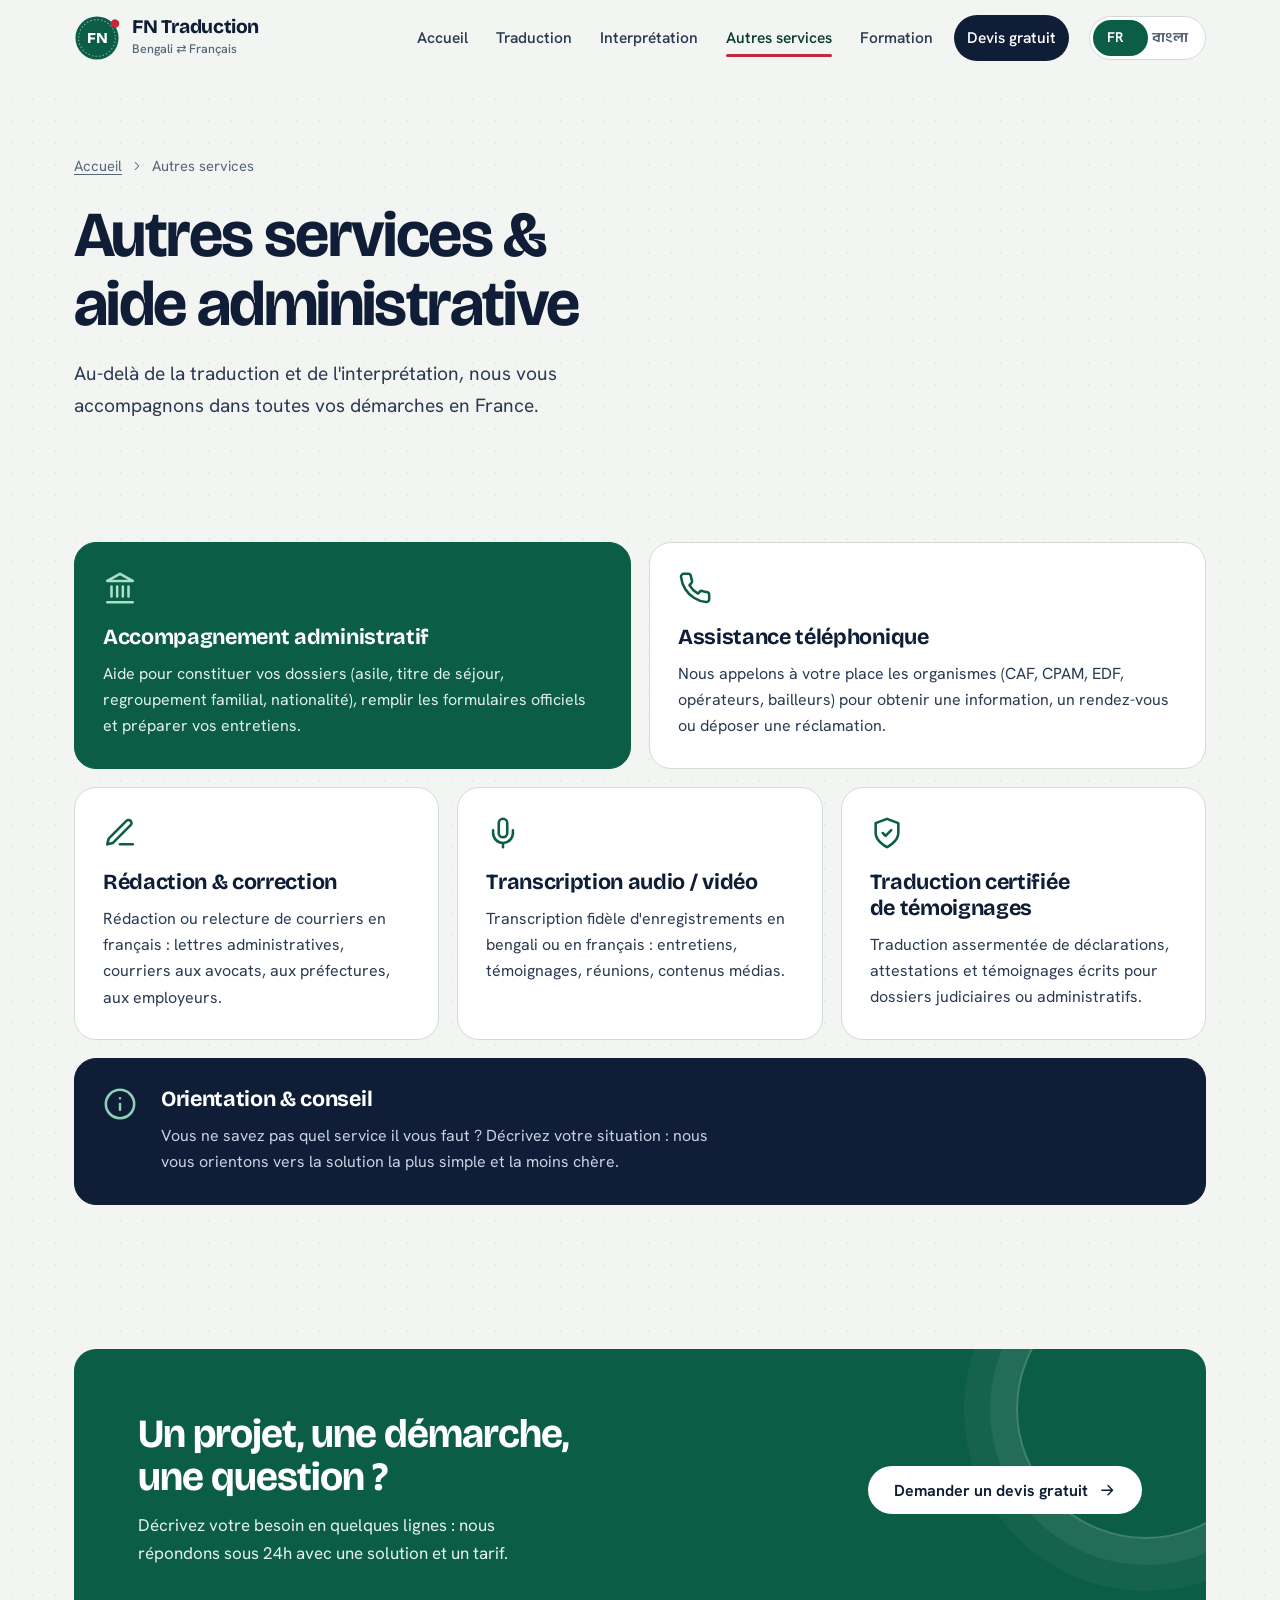
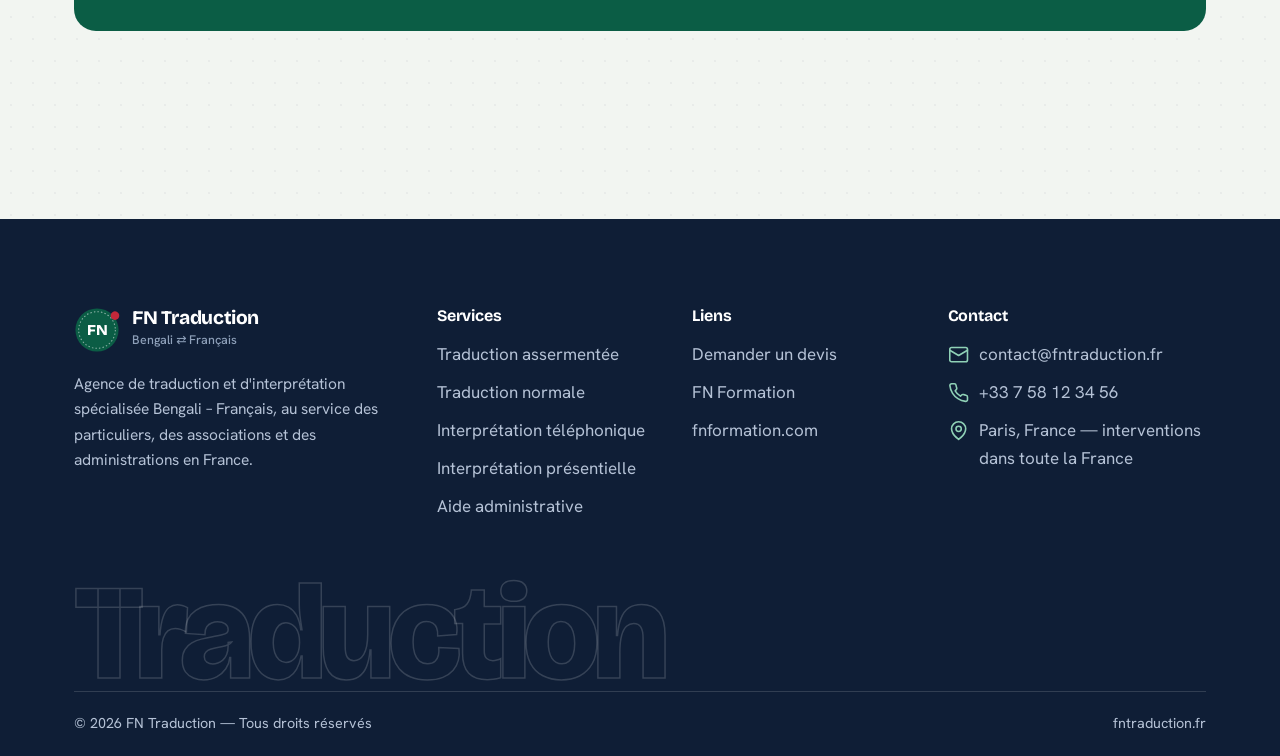
<file: services.html>
<!DOCTYPE html>
<html lang="fr" data-title-fr="Autres services &amp; aide administrative | FN Traduction" data-title-bn="অন্যান্য সেবা ও প্রশাসনিক সহায়তা | FN Traduction">
<head>
<meta charset="UTF-8">
<meta name="viewport" content="width=device-width, initial-scale=1">
<title>Autres services &amp; aide administrative | FN Traduction</title>
<meta name="description" content="Accompagnement administratif, assistance téléphonique, rédaction, transcription : FN Traduction vous aide dans vos démarches en France.">
<meta name="theme-color" content="#0b5d45">
<meta property="og:type" content="website">
<meta property="og:title" content="Autres services &amp; aide administrative | FN Traduction">
<meta property="og:description" content="Accompagnement administratif, assistance téléphonique, rédaction, transcription : FN Traduction vous aide dans vos démarches en France.">
<meta property="og:locale" content="fr_FR">
<meta property="og:locale:alternate" content="bn_BD">
<link rel="icon" href="img/favicon.svg" type="image/svg+xml">
<link rel="preload" href="fonts/bricolage-grotesque-latin-opsz-normal.woff2" as="font" type="font/woff2" crossorigin>
<link rel="stylesheet" href="css/style.css">

</head>
<body>
<svg xmlns="http://www.w3.org/2000/svg" style="display:none" aria-hidden="true">
<symbol id="i-file" viewBox="0 0 24 24"><path d="M14 2H6a2 2 0 0 0-2 2v16a2 2 0 0 0 2 2h12a2 2 0 0 0 2-2V8z"/><path d="M14 2v6h6M16 13H8M16 17H8M10 9H8"/></symbol>
<symbol id="i-pen" viewBox="0 0 24 24"><path d="M12 20h9"/><path d="M16.5 3.5a2.12 2.12 0 0 1 3 3L7 19l-4 1 1-4z"/></symbol>
<symbol id="i-phone" viewBox="0 0 24 24"><path d="M22 16.92v3a2 2 0 0 1-2.18 2 19.8 19.8 0 0 1-8.63-3.07 19.5 19.5 0 0 1-6-6A19.8 19.8 0 0 1 2.12 4.18 2 2 0 0 1 4.11 2h3a2 2 0 0 1 2 1.72c.13.96.36 1.9.7 2.81a2 2 0 0 1-.45 2.11L8.09 9.91a16 16 0 0 0 6 6l1.27-1.27a2 2 0 0 1 2.11-.45c.91.34 1.85.57 2.81.7A2 2 0 0 1 22 16.92z"/></symbol>
<symbol id="i-users" viewBox="0 0 24 24"><path d="M17 21v-2a4 4 0 0 0-4-4H5a4 4 0 0 0-4 4v2"/><circle cx="9" cy="7" r="4"/><path d="M23 21v-2a4 4 0 0 0-3-3.87M16 3.13a4 4 0 0 1 0 7.75"/></symbol>
<symbol id="i-landmark" viewBox="0 0 24 24"><path d="M3 22h18M6 18v-7M10 18v-7M14 18v-7M18 18v-7M12 2 3 7h18z"/></symbol>
<symbol id="i-cap" viewBox="0 0 24 24"><path d="M22 10 12 5 2 10l10 5z"/><path d="M6 12v5c3 3 9 3 12 0v-5"/></symbol>
<symbol id="i-clock" viewBox="0 0 24 24"><circle cx="12" cy="12" r="10"/><path d="M12 6v6l4 2"/></symbol>
<symbol id="i-shield" viewBox="0 0 24 24"><path d="M12 22s8-4 8-10V5l-8-3-8 3v7c0 6 8 10 8 10z"/><path d="m9 12 2 2 4-4"/></symbol>
<symbol id="i-lang" viewBox="0 0 24 24"><path d="m5 8 6 6M4 14l6-6 2-3M2 5h12M7 2h1M22 22l-5-10-5 10M14 18h6"/></symbol>
<symbol id="i-lock" viewBox="0 0 24 24"><rect x="3" y="11" width="18" height="11" rx="2"/><path d="M7 11V7a5 5 0 0 1 10 0v4"/></symbol>
<symbol id="i-mail" viewBox="0 0 24 24"><rect x="2" y="4" width="20" height="16" rx="2"/><path d="m22 7-10 6L2 7"/></symbol>
<symbol id="i-arrow" viewBox="0 0 24 24"><path d="M5 12h14M13 6l6 6-6 6"/></symbol>
<symbol id="i-menu" viewBox="0 0 24 24"><path d="M4 7h16M4 12h16M4 17h16"/></symbol>
<symbol id="i-x" viewBox="0 0 24 24"><path d="M6 6l12 12M18 6 6 18"/></symbol>
<symbol id="i-plus" viewBox="0 0 24 24"><path d="M12 5v14M5 12h14"/></symbol>
<symbol id="i-chev" viewBox="0 0 24 24"><path d="m9 6 6 6-6 6"/></symbol>
<symbol id="i-mic" viewBox="0 0 24 24"><path d="M12 2a3 3 0 0 0-3 3v7a3 3 0 0 0 6 0V5a3 3 0 0 0-3-3z"/><path d="M19 10v2a7 7 0 0 1-14 0v-2M12 19v3"/></symbol>
<symbol id="i-info" viewBox="0 0 24 24"><circle cx="12" cy="12" r="10"/><path d="M12 16v-4M12 8h.01"/></symbol>
<symbol id="i-bulb" viewBox="0 0 24 24"><path d="M9 18h6M10 22h4M12 2a7 7 0 0 0-4 12.7c.6.5 1 1.3 1 2.1V17h6v-.2c0-.8.4-1.6 1-2.1A7 7 0 0 0 12 2z"/></symbol>
<symbol id="i-pin" viewBox="0 0 24 24"><path d="M20 10c0 6-8 12-8 12S4 16 4 10a8 8 0 0 1 16 0z"/><circle cx="12" cy="10" r="3"/></symbol>
<symbol id="i-wa" viewBox="0 0 24 24"><path d="M21 11.5a8.4 8.4 0 0 1-12.4 7.4L3 20.5l1.7-5.4A8.4 8.4 0 1 1 21 11.5z"/><path d="M8.5 9c.3 2.6 3.5 5.6 6.4 6l1.2-1.3-2-1-1 .6c-.9-.4-1.9-1.3-2.3-2.2l.6-1-1-2z"/></symbol>
<symbol id="i-check" viewBox="0 0 24 24"><path d="m5 12.5 4.5 4.5L19 7"/></symbol>
</svg>
<a class="skip" href="#main" data-fr="Aller au contenu" data-bn="মূল অংশে যান">Aller au contenu</a>
<header class="site-header">
  <div class="wrap hbar">
    <a class="brand" href="index.html" aria-label="FN Traduction">
      <svg class="brand-seal" viewBox="0 0 64 64" aria-hidden="true">
<circle cx="32" cy="32" r="30" fill="#0b5d45"/>
<circle cx="32" cy="32" r="25.5" fill="none" stroke="#fff" stroke-opacity=".55" stroke-width="1.4" stroke-dasharray="2 3"/>
<text x="32" y="38.5" text-anchor="middle" font-family="Bricolage,Anek,sans-serif" font-weight="800" font-size="21" fill="#fff" letter-spacing="-1">FN</text>
<path d="M51 12a6 6 0 1 1 0 .01z" fill="#c4283a"/>
</svg>
      <span><span class="brand-name">FN Traduction</span><span class="brand-sub" data-fr="Bengali ⇄ Français" data-bn="বাংলা ⇄ ফ্রেঞ্চ">Bengali ⇄ Français</span></span>
    </a>
    <nav class="nav" id="nav" data-fr-label="Navigation principale" data-bn-label="প্রধান মেনু">
      <a href="index.html" data-fr="Accueil" data-bn="হোম">Accueil</a><a href="traduction.html" data-fr="Traduction" data-bn="অনুবাদ">Traduction</a><a href="interpretation.html" data-fr="Interprétation" data-bn="দোভাষীগিরি">Interprétation</a><a href="services.html" aria-current="page" data-fr="Autres services" data-bn="অন্যান্য সেবা">Autres services</a><a href="formation.html" data-fr="Formation" data-bn="প্রশিক্ষণ">Formation</a><a class="nav-cta" href="devis.html" data-fr="Devis gratuit" data-bn="বিনামূল্যে মূল্য-উদ্ধৃতি">Devis gratuit</a>
    </nav>
    <div class="lang" role="group" data-fr-label="Langue" data-bn-label="ভাষা">
      <span class="pill"></span>
      <button type="button" data-lang="fr" aria-pressed="true">FR</button>
      <button type="button" data-lang="bn" aria-pressed="false" lang="bn">বাংলা</button>
    </div>
    <button class="burger" id="burger" type="button" aria-expanded="false" aria-controls="nav" data-fr-label="Menu" data-bn-label="মেনু">
      <svg class="ico i-menu" aria-hidden="true"><use href="#i-menu"/></svg><svg class="ico i-x" aria-hidden="true"><use href="#i-x"/></svg>
    </button>
  </div>
</header>
<main id="main">

<section class="phero"><div class="wrap">
  <div class="crumb"><a href="index.html" data-fr="Accueil" data-bn="হোম">Accueil</a><svg class="ico" aria-hidden="true"><use href="#i-chev"/></svg><span data-fr="Autres services" data-bn="অন্যান্য সেবা">Autres services</span></div>
  <h1 data-fr="Autres services &amp; aide administrative" data-bn="অন্যান্য সেবা ও প্রশাসনিক সহায়তা">Autres services & aide administrative</h1>
  <p data-fr="Au-delà de la traduction et de l&#x27;interprétation, nous vous accompagnons dans toutes vos démarches en France." data-bn="অনুবাদ ও দোভাষীগিরির পাশাপাশি, ফ্রান্সে আপনার সকল প্রশাসনিক কাজে আমরা আপনার পাশে আছি।">Au-delà de la traduction et de l'interprétation, nous vous accompagnons dans toutes vos démarches en France.</p>
</div></section>
<section class="block tight"><div class="wrap"><div class="svc"><article><svg class="ico" aria-hidden="true"><use href="#i-landmark"/></svg><h3 data-fr="Accompagnement administratif" data-bn="প্রশাসনিক সঙ্গ ও সহায়তা">Accompagnement administratif</h3><p data-fr="Aide pour constituer vos dossiers (asile, titre de séjour, regroupement familial, nationalité), remplir les formulaires officiels et préparer vos entretiens." data-bn="আশ্রয়, বসবাসের পারমিট, পারিবারিক ঐক্যকরণ, নাগরিকত্বের ফাইল তৈরি, সরকারি ফর্ম পূরণ ও সাক্ষাৎকারের প্রস্তুতিতে সহায়তা।">Aide pour constituer vos dossiers (asile, titre de séjour, regroupement familial, nationalité), remplir les formulaires officiels et préparer vos entretiens.</p></article><article><svg class="ico" aria-hidden="true"><use href="#i-phone"/></svg><h3 data-fr="Assistance téléphonique" data-bn="ফোনে সহায়তা">Assistance téléphonique</h3><p data-fr="Nous appelons à votre place les organismes (CAF, CPAM, EDF, opérateurs, bailleurs) pour obtenir une information, un rendez-vous ou déposer une réclamation." data-bn="তথ্য, সাক্ষাৎ বা অভিযোগের জন্য আপনার হয়ে CAF, CPAM, EDF, টেলিফোন কোম্পানি বা বাড়িওয়ালাকে ফোন করি।">Nous appelons à votre place les organismes (CAF, CPAM, EDF, opérateurs, bailleurs) pour obtenir une information, un rendez-vous ou déposer une réclamation.</p></article><article><svg class="ico" aria-hidden="true"><use href="#i-pen"/></svg><h3 data-fr="Rédaction &amp; correction" data-bn="লেখালেখি ও সংশোধন">Rédaction & correction</h3><p data-fr="Rédaction ou relecture de courriers en français : lettres administratives, courriers aux avocats, aux préfectures, aux employeurs." data-bn="ফরাসিতে চিঠি লেখা বা সংশোধন: প্রশাসনিক চিঠি, আইনজীবী, প্রিফেকচার বা নিয়োগকর্তার জন্য চিঠিপত্র।">Rédaction ou relecture de courriers en français : lettres administratives, courriers aux avocats, aux préfectures, aux employeurs.</p></article><article><svg class="ico" aria-hidden="true"><use href="#i-mic"/></svg><h3 data-fr="Transcription audio / vidéo" data-bn="অডিও / ভিডিও ট্রান্সক্রিপশন">Transcription audio / vidéo</h3><p data-fr="Transcription fidèle d&#x27;enregistrements en bengali ou en français : entretiens, témoignages, réunions, contenus médias." data-bn="বাংলা বা ফরাসি রেকর্ডিংয়ের নির্ভুল লিপ্যন্তর: ইন্টারভিউ, সাক্ষ্য, সভা, মিডিয়া কনটেন্ট।">Transcription fidèle d'enregistrements en bengali ou en français : entretiens, témoignages, réunions, contenus médias.</p></article><article><svg class="ico" aria-hidden="true"><use href="#i-shield"/></svg><h3 data-fr="Traduction certifiée de témoignages" data-bn="সাক্ষ্যের সনদিত অনুবাদ">Traduction certifiée de témoignages</h3><p data-fr="Traduction assermentée de déclarations, attestations et témoignages écrits pour dossiers judiciaires ou administratifs." data-bn="আদালত বা প্রশাসনের ফাইলের জন্য লিখিত বয়ান, অ্যাটেস্তাসিয়ঁ ও সাক্ষ্যের শপথবদ্ধ অনুবাদ।">Traduction assermentée de déclarations, attestations et témoignages écrits pour dossiers judiciaires ou administratifs.</p></article><article><svg class="ico" aria-hidden="true"><use href="#i-info"/></svg><h3 data-fr="Orientation &amp; conseil" data-bn="দিকনির্দেশনা ও পরামর্শ">Orientation & conseil</h3><p data-fr="Vous ne savez pas quel service il vous faut ? Décrivez votre situation : nous vous orientons vers la solution la plus simple et la moins chère." data-bn="কোন সেবা দরকার জানেন না? আপনার পরিস্থিতি লিখুন: আমরা সবচেয়ে সহজ ও সাশ্রয়ী সমাধানে পথ দেখাবো।">Vous ne savez pas quel service il vous faut ? Décrivez votre situation : nous vous orientons vers la solution la plus simple et la moins chère.</p></article></div></div></section>
<section class="block tight"><div class="wrap"><div class="cta">
  <div><h2 data-fr="Un projet, une démarche, une question ?" data-bn="কোনো প্রকল্প, কাজ বা প্রশ্ন আছে?">Un projet, une démarche, une question ?</h2><p data-fr="Décrivez votre besoin en quelques lignes : nous répondons sous 24h avec une solution et un tarif." data-bn="কয়েক লাইনে আপনার প্রয়োজন লিখুন: ২৪ ঘণ্টায় সমাধান ও মূল্য নিয়ে উত্তর পাবেন।">Décrivez votre besoin en quelques lignes : nous répondons sous 24h avec une solution et un tarif.</p></div>
  <a class="btn btn-light" href="devis.html"><span data-fr="Demander un devis gratuit" data-bn="বিনামূল্যে মূল্য-উদ্ধৃতি চান">Demander un devis gratuit</span><svg class="ico" aria-hidden="true"><use href="#i-arrow"/></svg></a>
</div></div></section>

</main>
<footer class="site-footer">
  <div class="wrap">
    <div class="f-grid">
      <div>
        <a class="brand" href="index.html"><svg class="brand-seal" viewBox="0 0 64 64" aria-hidden="true">
<circle cx="32" cy="32" r="30" fill="#0b5d45"/>
<circle cx="32" cy="32" r="25.5" fill="none" stroke="#fff" stroke-opacity=".55" stroke-width="1.4" stroke-dasharray="2 3"/>
<text x="32" y="38.5" text-anchor="middle" font-family="Bricolage,Anek,sans-serif" font-weight="800" font-size="21" fill="#fff" letter-spacing="-1">FN</text>
<path d="M51 12a6 6 0 1 1 0 .01z" fill="#c4283a"/>
</svg><span><span class="brand-name">FN Traduction</span><span class="brand-sub" data-fr="Bengali ⇄ Français" data-bn="বাংলা ⇄ ফ্রেঞ্চ">Bengali ⇄ Français</span></span></a>
        <p class="f-about" data-fr="Agence de traduction et d&#x27;interprétation spécialisée Bengali – Français, au service des particuliers, des associations et des administrations en France." data-bn="ব্যক্তি, সংস্থা ও ফ্রান্সের প্রশাসনের জন্য বাংলা–ফ্রেঞ্চ বিশেষায়িত অনুবাদ ও দোভাষীগিরি সংস্থা।">Agence de traduction et d'interprétation spécialisée Bengali – Français, au service des particuliers, des associations et des administrations en France.</p>
      </div>
      <div>
        <h4 data-fr="Services" data-bn="সেবাসমূহ">Services</h4>
        <ul>
          <li><a href="traduction.html#assermentee" data-fr="Traduction assermentée" data-bn="শপথবদ্ধ অনুবাদ">Traduction assermentée</a></li>
          <li><a href="traduction.html#normale" data-fr="Traduction normale" data-bn="সাধারণ অনুবাদ">Traduction normale</a></li>
          <li><a href="interpretation.html#telephonique" data-fr="Interprétation téléphonique" data-bn="টেলিফোনিক দোভাষীগিরি">Interprétation téléphonique</a></li>
          <li><a href="interpretation.html#presentielle" data-fr="Interprétation présentielle" data-bn="সরাসরি দোভাষীগিরি">Interprétation présentielle</a></li>
          <li><a href="services.html" data-fr="Aide administrative" data-bn="প্রশাসনিক সহায়তা">Aide administrative</a></li>
        </ul>
      </div>
      <div>
        <h4 data-fr="Liens" data-bn="লিংক">Liens</h4>
        <ul>
          <li><a href="devis.html" data-fr="Demander un devis" data-bn="মূল্য-উদ্ধৃতি চান">Demander un devis</a></li>
          <li><a href="formation.html" data-fr="FN Formation" data-bn="FN ফর্মাসিয়ঁ">FN Formation</a></li>
          <li><a href="https://www.fnformation.com" target="_blank" rel="noopener">fnformation.com</a></li>
        </ul>
      </div>
      <div>
        <h4 data-fr="Contact" data-bn="যোগাযোগ">Contact</h4>
        <ul class="f-contact">
          <li><svg class="ico" aria-hidden="true"><use href="#i-mail"/></svg><a href="mailto:contact@fntraduction.fr">contact@fntraduction.fr</a></li>
          <li><svg class="ico" aria-hidden="true"><use href="#i-phone"/></svg><a href="tel:+33758123456">+33 7 58 12 34 56</a></li>
          <li><svg class="ico" aria-hidden="true"><use href="#i-pin"/></svg><span data-fr="Paris, France — interventions dans toute la France" data-bn="প্যারিস, ফ্রান্স — সারা ফ্রান্সে সেবা">Paris, France — interventions dans toute la France</span></li>
        </ul>
      </div>
    </div>
    <div class="f-word" aria-hidden="true">Traduction</div>
    <div class="f-bottom"><span>© 2026 FN Traduction — <span data-fr="Tous droits réservés" data-bn="সর্বস্বত্ব সংরক্ষিত">Tous droits réservés</span></span><span>fntraduction.fr</span></div>
  </div>
</footer>
<div class="dock">
  <a class="btn btn-ghost btn-sm" href="tel:+33758123456"><svg class="ico" aria-hidden="true"><use href="#i-phone"/></svg><span data-fr="Appeler" data-bn="ফোন করুন">Appeler</span></a>
  <a class="btn btn-primary btn-sm" href="devis.html"><span data-fr="Devis gratuit" data-bn="বিনামূল্যে মূল্য-উদ্ধৃতি">Devis gratuit</span><svg class="ico" aria-hidden="true"><use href="#i-arrow"/></svg></a>
</div>
<script src="js/main.js" defer></script>
</body>
</html>
</file>
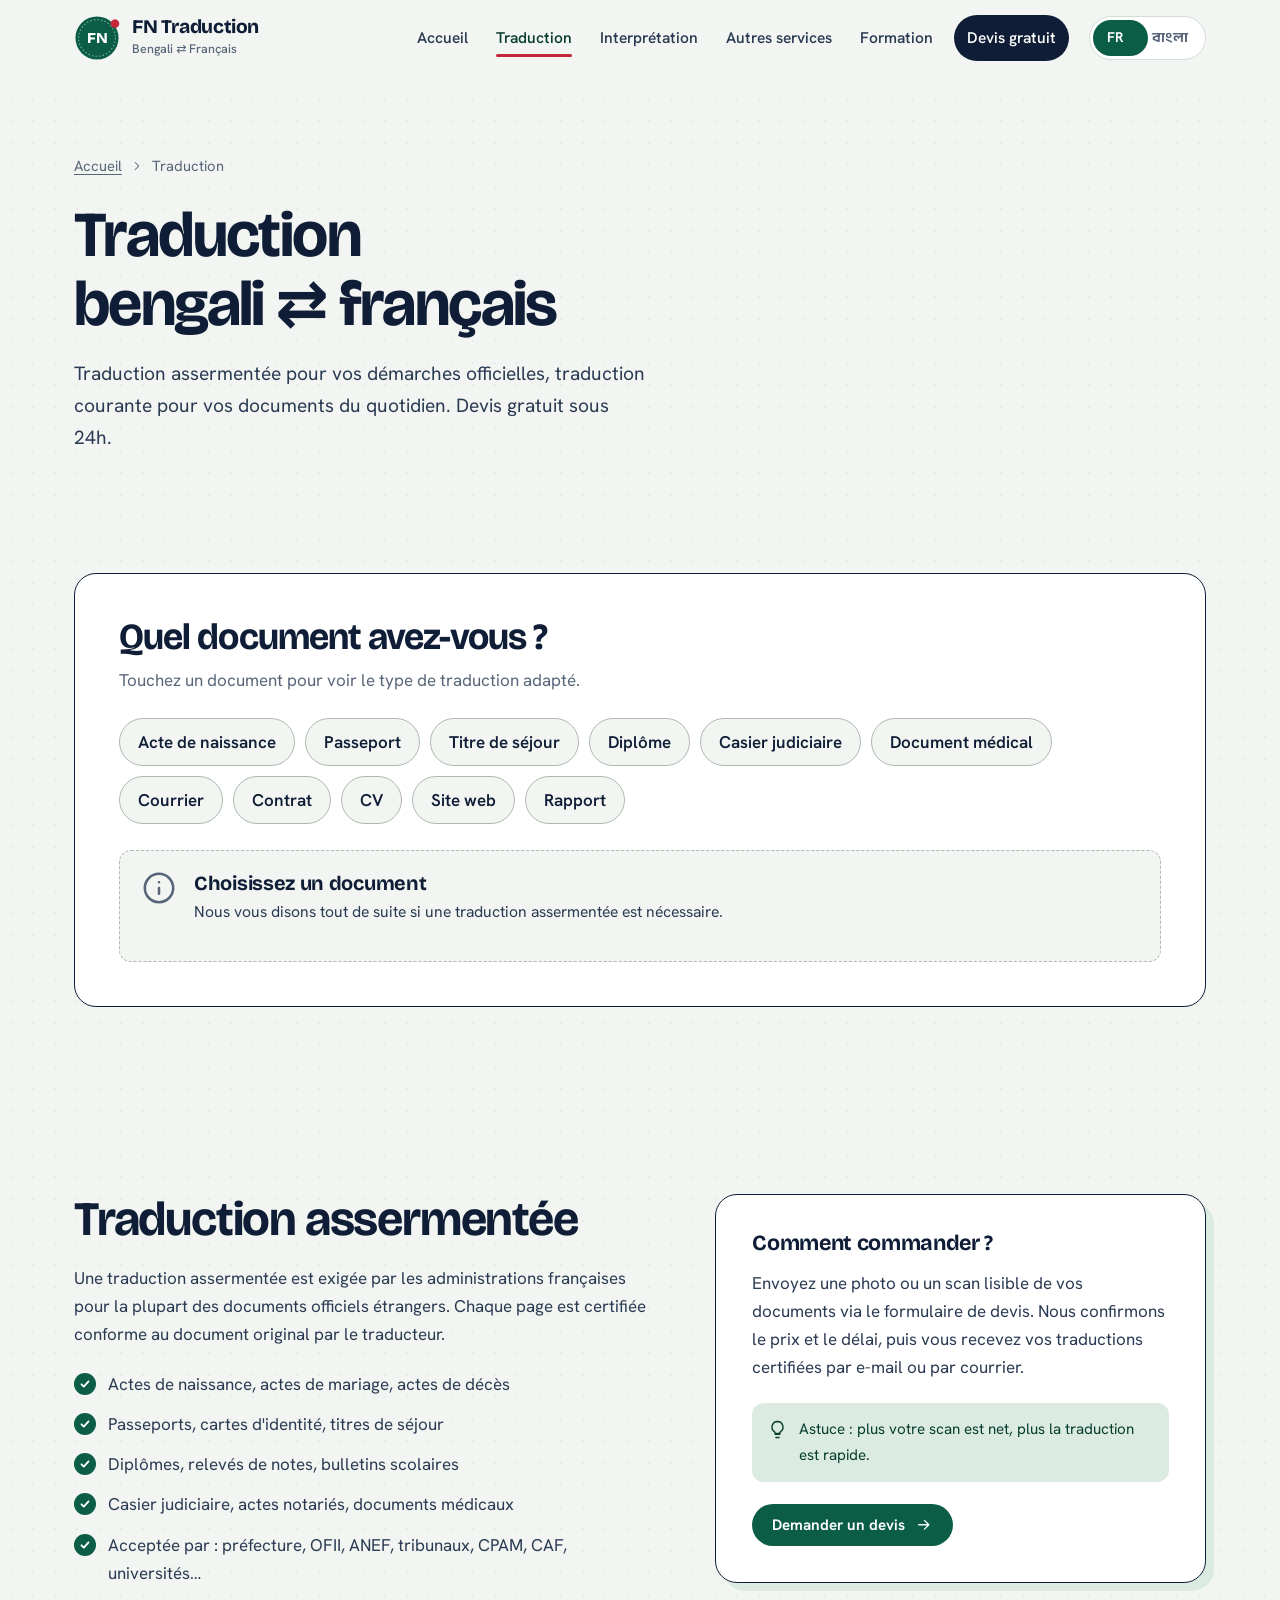
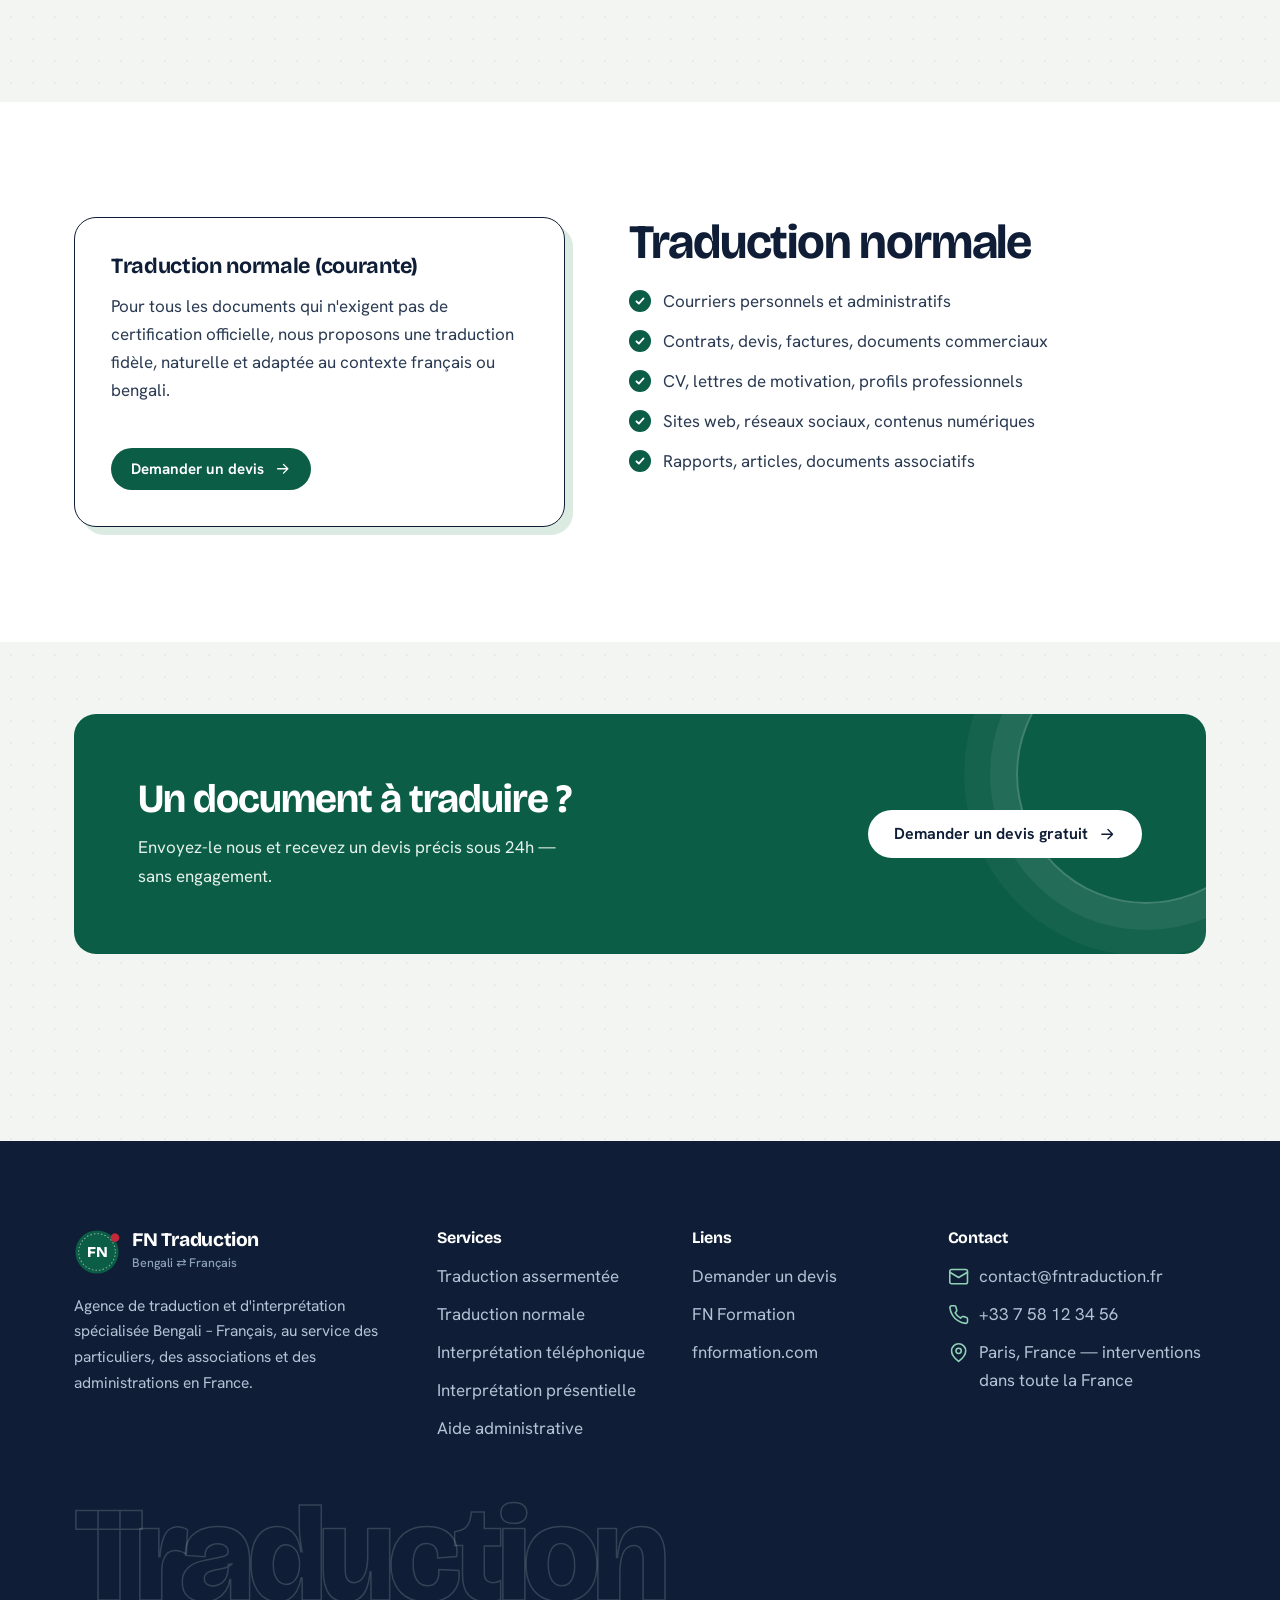
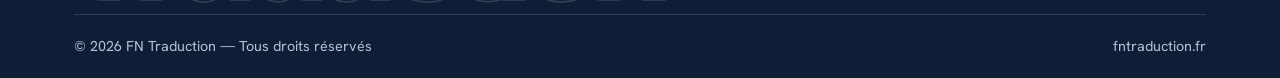
<file: traduction.html>
<!DOCTYPE html>
<html lang="fr" data-title-fr="Traduction bengali ⇄ français | FN Traduction" data-title-bn="অনুবাদ বাংলা ⇄ ফ্রেঞ্চ | FN Traduction">
<head>
<meta charset="UTF-8">
<meta name="viewport" content="width=device-width, initial-scale=1">
<title>Traduction bengali ⇄ français | FN Traduction</title>
<meta name="description" content="Traduction assermentée et traduction courante bengali ⇄ français pour vos démarches en France. Devis gratuit sous 24h.">
<meta name="theme-color" content="#0b5d45">
<meta property="og:type" content="website">
<meta property="og:title" content="Traduction bengali ⇄ français | FN Traduction">
<meta property="og:description" content="Traduction assermentée et traduction courante bengali ⇄ français pour vos démarches en France. Devis gratuit sous 24h.">
<meta property="og:locale" content="fr_FR">
<meta property="og:locale:alternate" content="bn_BD">
<link rel="icon" href="img/favicon.svg" type="image/svg+xml">
<link rel="preload" href="fonts/bricolage-grotesque-latin-opsz-normal.woff2" as="font" type="font/woff2" crossorigin>
<link rel="stylesheet" href="css/style.css">

</head>
<body>
<svg xmlns="http://www.w3.org/2000/svg" style="display:none" aria-hidden="true">
<symbol id="i-file" viewBox="0 0 24 24"><path d="M14 2H6a2 2 0 0 0-2 2v16a2 2 0 0 0 2 2h12a2 2 0 0 0 2-2V8z"/><path d="M14 2v6h6M16 13H8M16 17H8M10 9H8"/></symbol>
<symbol id="i-pen" viewBox="0 0 24 24"><path d="M12 20h9"/><path d="M16.5 3.5a2.12 2.12 0 0 1 3 3L7 19l-4 1 1-4z"/></symbol>
<symbol id="i-phone" viewBox="0 0 24 24"><path d="M22 16.92v3a2 2 0 0 1-2.18 2 19.8 19.8 0 0 1-8.63-3.07 19.5 19.5 0 0 1-6-6A19.8 19.8 0 0 1 2.12 4.18 2 2 0 0 1 4.11 2h3a2 2 0 0 1 2 1.72c.13.96.36 1.9.7 2.81a2 2 0 0 1-.45 2.11L8.09 9.91a16 16 0 0 0 6 6l1.27-1.27a2 2 0 0 1 2.11-.45c.91.34 1.85.57 2.81.7A2 2 0 0 1 22 16.92z"/></symbol>
<symbol id="i-users" viewBox="0 0 24 24"><path d="M17 21v-2a4 4 0 0 0-4-4H5a4 4 0 0 0-4 4v2"/><circle cx="9" cy="7" r="4"/><path d="M23 21v-2a4 4 0 0 0-3-3.87M16 3.13a4 4 0 0 1 0 7.75"/></symbol>
<symbol id="i-landmark" viewBox="0 0 24 24"><path d="M3 22h18M6 18v-7M10 18v-7M14 18v-7M18 18v-7M12 2 3 7h18z"/></symbol>
<symbol id="i-cap" viewBox="0 0 24 24"><path d="M22 10 12 5 2 10l10 5z"/><path d="M6 12v5c3 3 9 3 12 0v-5"/></symbol>
<symbol id="i-clock" viewBox="0 0 24 24"><circle cx="12" cy="12" r="10"/><path d="M12 6v6l4 2"/></symbol>
<symbol id="i-shield" viewBox="0 0 24 24"><path d="M12 22s8-4 8-10V5l-8-3-8 3v7c0 6 8 10 8 10z"/><path d="m9 12 2 2 4-4"/></symbol>
<symbol id="i-lang" viewBox="0 0 24 24"><path d="m5 8 6 6M4 14l6-6 2-3M2 5h12M7 2h1M22 22l-5-10-5 10M14 18h6"/></symbol>
<symbol id="i-lock" viewBox="0 0 24 24"><rect x="3" y="11" width="18" height="11" rx="2"/><path d="M7 11V7a5 5 0 0 1 10 0v4"/></symbol>
<symbol id="i-mail" viewBox="0 0 24 24"><rect x="2" y="4" width="20" height="16" rx="2"/><path d="m22 7-10 6L2 7"/></symbol>
<symbol id="i-arrow" viewBox="0 0 24 24"><path d="M5 12h14M13 6l6 6-6 6"/></symbol>
<symbol id="i-menu" viewBox="0 0 24 24"><path d="M4 7h16M4 12h16M4 17h16"/></symbol>
<symbol id="i-x" viewBox="0 0 24 24"><path d="M6 6l12 12M18 6 6 18"/></symbol>
<symbol id="i-plus" viewBox="0 0 24 24"><path d="M12 5v14M5 12h14"/></symbol>
<symbol id="i-chev" viewBox="0 0 24 24"><path d="m9 6 6 6-6 6"/></symbol>
<symbol id="i-mic" viewBox="0 0 24 24"><path d="M12 2a3 3 0 0 0-3 3v7a3 3 0 0 0 6 0V5a3 3 0 0 0-3-3z"/><path d="M19 10v2a7 7 0 0 1-14 0v-2M12 19v3"/></symbol>
<symbol id="i-info" viewBox="0 0 24 24"><circle cx="12" cy="12" r="10"/><path d="M12 16v-4M12 8h.01"/></symbol>
<symbol id="i-bulb" viewBox="0 0 24 24"><path d="M9 18h6M10 22h4M12 2a7 7 0 0 0-4 12.7c.6.5 1 1.3 1 2.1V17h6v-.2c0-.8.4-1.6 1-2.1A7 7 0 0 0 12 2z"/></symbol>
<symbol id="i-pin" viewBox="0 0 24 24"><path d="M20 10c0 6-8 12-8 12S4 16 4 10a8 8 0 0 1 16 0z"/><circle cx="12" cy="10" r="3"/></symbol>
<symbol id="i-wa" viewBox="0 0 24 24"><path d="M21 11.5a8.4 8.4 0 0 1-12.4 7.4L3 20.5l1.7-5.4A8.4 8.4 0 1 1 21 11.5z"/><path d="M8.5 9c.3 2.6 3.5 5.6 6.4 6l1.2-1.3-2-1-1 .6c-.9-.4-1.9-1.3-2.3-2.2l.6-1-1-2z"/></symbol>
<symbol id="i-check" viewBox="0 0 24 24"><path d="m5 12.5 4.5 4.5L19 7"/></symbol>
</svg>
<a class="skip" href="#main" data-fr="Aller au contenu" data-bn="মূল অংশে যান">Aller au contenu</a>
<header class="site-header">
  <div class="wrap hbar">
    <a class="brand" href="index.html" aria-label="FN Traduction">
      <svg class="brand-seal" viewBox="0 0 64 64" aria-hidden="true">
<circle cx="32" cy="32" r="30" fill="#0b5d45"/>
<circle cx="32" cy="32" r="25.5" fill="none" stroke="#fff" stroke-opacity=".55" stroke-width="1.4" stroke-dasharray="2 3"/>
<text x="32" y="38.5" text-anchor="middle" font-family="Bricolage,Anek,sans-serif" font-weight="800" font-size="21" fill="#fff" letter-spacing="-1">FN</text>
<path d="M51 12a6 6 0 1 1 0 .01z" fill="#c4283a"/>
</svg>
      <span><span class="brand-name">FN Traduction</span><span class="brand-sub" data-fr="Bengali ⇄ Français" data-bn="বাংলা ⇄ ফ্রেঞ্চ">Bengali ⇄ Français</span></span>
    </a>
    <nav class="nav" id="nav" data-fr-label="Navigation principale" data-bn-label="প্রধান মেনু">
      <a href="index.html" data-fr="Accueil" data-bn="হোম">Accueil</a><a href="traduction.html" aria-current="page" data-fr="Traduction" data-bn="অনুবাদ">Traduction</a><a href="interpretation.html" data-fr="Interprétation" data-bn="দোভাষীগিরি">Interprétation</a><a href="services.html" data-fr="Autres services" data-bn="অন্যান্য সেবা">Autres services</a><a href="formation.html" data-fr="Formation" data-bn="প্রশিক্ষণ">Formation</a><a class="nav-cta" href="devis.html" data-fr="Devis gratuit" data-bn="বিনামূল্যে মূল্য-উদ্ধৃতি">Devis gratuit</a>
    </nav>
    <div class="lang" role="group" data-fr-label="Langue" data-bn-label="ভাষা">
      <span class="pill"></span>
      <button type="button" data-lang="fr" aria-pressed="true">FR</button>
      <button type="button" data-lang="bn" aria-pressed="false" lang="bn">বাংলা</button>
    </div>
    <button class="burger" id="burger" type="button" aria-expanded="false" aria-controls="nav" data-fr-label="Menu" data-bn-label="মেনু">
      <svg class="ico i-menu" aria-hidden="true"><use href="#i-menu"/></svg><svg class="ico i-x" aria-hidden="true"><use href="#i-x"/></svg>
    </button>
  </div>
</header>
<main id="main">

<section class="phero"><div class="wrap">
  <div class="crumb"><a href="index.html" data-fr="Accueil" data-bn="হোম">Accueil</a><svg class="ico" aria-hidden="true"><use href="#i-chev"/></svg><span data-fr="Traduction" data-bn="অনুবাদ">Traduction</span></div>
  <h1 data-fr="Traduction bengali ⇄ français" data-bn="বাংলা ⇄ ফ্রেঞ্চ অনুবাদ">Traduction bengali ⇄ français</h1>
  <p data-fr="Traduction assermentée pour vos démarches officielles, traduction courante pour vos documents du quotidien. Devis gratuit sous 24h." data-bn="আপনার সরকারি কাজের জন্য শপথবদ্ধ অনুবাদ, দৈনন্দিন নথির জন্য সাধারণ অনুবাদ। ২৪ ঘণ্টায় বিনামূল্যে মূল্য-উদ্ধৃতি।">Traduction assermentée pour vos démarches officielles, traduction courante pour vos documents du quotidien. Devis gratuit sous 24h.</p>
</div></section>

<section class="block tight"><div class="wrap">
  <div class="checker">
    <h2 data-fr="Quel document avez-vous ?" data-bn="আপনার কাছে কোন নথি আছে?">Quel document avez-vous ?</h2>
    <p data-fr="Touchez un document pour voir le type de traduction adapté." data-bn="উপযুক্ত অনুবাদের ধরন দেখতে একটি নথিতে ট্যাপ করুন।">Touchez un document pour voir le type de traduction adapté.</p>
    <div class="chips" id="chips" role="group" data-fr-label="Type de document" data-bn-label="নথির ধরন"><button class="chip" type="button" aria-pressed="false" data-type="sworn" data-fr="Acte de naissance" data-bn="জন্ম সনদ">Acte de naissance</button><button class="chip" type="button" aria-pressed="false" data-type="sworn" data-fr="Passeport" data-bn="পাসপোর্ট">Passeport</button><button class="chip" type="button" aria-pressed="false" data-type="sworn" data-fr="Titre de séjour" data-bn="বসবাসের পারমিট">Titre de séjour</button><button class="chip" type="button" aria-pressed="false" data-type="sworn" data-fr="Diplôme" data-bn="শিক্ষাসনদ">Diplôme</button><button class="chip" type="button" aria-pressed="false" data-type="sworn" data-fr="Casier judiciaire" data-bn="অপরাধের রেকর্ড সনদ">Casier judiciaire</button><button class="chip" type="button" aria-pressed="false" data-type="sworn" data-fr="Document médical" data-bn="চিকিৎসা নথি">Document médical</button><button class="chip" type="button" aria-pressed="false" data-type="plain" data-fr="Courrier" data-bn="চিঠি">Courrier</button><button class="chip" type="button" aria-pressed="false" data-type="plain" data-fr="Contrat" data-bn="চুক্তি">Contrat</button><button class="chip" type="button" aria-pressed="false" data-type="plain" data-fr="CV" data-bn="সিভি">CV</button><button class="chip" type="button" aria-pressed="false" data-type="plain" data-fr="Site web" data-bn="ওয়েবসাইট">Site web</button><button class="chip" type="button" aria-pressed="false" data-type="plain" data-fr="Rapport" data-bn="প্রতিবেদন">Rapport</button></div>
    <div class="verdict" id="verdict" aria-live="polite">
      <svg class="ico" aria-hidden="true"><use href="#i-info"/></svg>
      <div><h3 data-fr="Choisissez un document" data-bn="একটি নথি বেছে নিন">Choisissez un document</h3><p data-fr="Nous vous disons tout de suite si une traduction assermentée est nécessaire." data-bn="শপথবদ্ধ অনুবাদ দরকার কিনা আমরা সঙ্গে সঙ্গে জানাব।">Nous vous disons tout de suite si une traduction assermentée est nécessaire.</p></div>
    </div>
  </div>
</div></section>

<section class="block" id="assermentee"><div class="wrap">
  <div class="split">
    <div>
      <h2 data-fr="Traduction assermentée" data-bn="শপথবদ্ধ অনুবাদ">Traduction assermentée</h2>
      <p data-fr="Une traduction assermentée est exigée par les administrations françaises pour la plupart des documents officiels étrangers. Chaque page est certifiée conforme au document original par le traducteur." data-bn="ফ্রান্সের প্রশাসনের বেশিরভাগ সরকারি বিদেশি নথির জন্য শপথবদ্ধ অনুবাদ বাধ্যতামূলক। প্রতিটি পৃষ্ঠা অনুবাদক কর্তৃক মূল নথির অনুরূপ বলে সনদিত হয়।">Une traduction assermentée est exigée par les administrations françaises pour la plupart des documents officiels étrangers. Chaque page est certifiée conforme au document original par le traducteur.</p>
      <ul class="checks"><li data-fr="Actes de naissance, actes de mariage, actes de décès" data-bn="জন্ম, বিবাহ ও মৃত্যু সনদ">Actes de naissance, actes de mariage, actes de décès</li><li data-fr="Passeports, cartes d&#x27;identité, titres de séjour" data-bn="পাসপোর্ট, পরিচয়পত্র, বসবাসের পারমিট">Passeports, cartes d'identité, titres de séjour</li><li data-fr="Diplômes, relevés de notes, bulletins scolaires" data-bn="ডিপ্লোমা, নম্বরপত্র (রিলভে দ্য নোত), স্কুল রিপোর্ট কার্ড">Diplômes, relevés de notes, bulletins scolaires</li><li data-fr="Casier judiciaire, actes notariés, documents médicaux" data-bn="কাসিয়ে জুদিসিয়ের (ফৌজদারি রেকর্ড), নোতারি করা নথি, চিকিৎসা নথি">Casier judiciaire, actes notariés, documents médicaux</li><li data-fr="Acceptée par : préfecture, OFII, ANEF, tribunaux, CPAM, CAF, universités…" data-bn="গ্রহণকারী: প্রিফেকচার, OFII, ANEF, আদালত, CPAM, CAF, বিশ্ববিদ্যালয়…">Acceptée par : préfecture, OFII, ANEF, tribunaux, CPAM, CAF, universités…</li></ul>
    </div>
    <div class="panel">
      <h3 data-fr="Comment commander ?" data-bn="কীভাবে অর্ডার করবেন?">Comment commander ?</h3>
      <p data-fr="Envoyez une photo ou un scan lisible de vos documents via le formulaire de devis. Nous confirmons le prix et le délai, puis vous recevez vos traductions certifiées par e-mail ou par courrier." data-bn="মূল্য-উদ্ধৃতির ফর্মে আপনার নথির স্পষ্ট ছবি বা স্ক্যান পাঠান। আমরা মূল্য ও সময় নিশ্চিত করি, তারপর আপনি সনদিত অনুবাদ ইমেইল বা ডাকে পাবেন।">Envoyez une photo ou un scan lisible de vos documents via le formulaire de devis. Nous confirmons le prix et le délai, puis vous recevez vos traductions certifiées par e-mail ou par courrier.</p>
      <div class="tip"><svg class="ico" aria-hidden="true"><use href="#i-bulb"/></svg><span data-fr="Astuce : plus votre scan est net, plus la traduction est rapide." data-bn="টিপস: স্ক্যান যত পরিষ্কার, অনুবাদ তত দ্রুত।">Astuce : plus votre scan est net, plus la traduction est rapide.</span></div>
      <a class="btn btn-primary btn-sm" href="devis.html?s=Traduction+assermentée"><span data-fr="Demander un devis" data-bn="মূল্য-উদ্ধৃতি চান">Demander un devis</span><svg class="ico" aria-hidden="true"><use href="#i-arrow"/></svg></a>
    </div>
  </div>
</div></section>

<section class="block band-white" id="normale"><div class="wrap">
  <div class="split flip">
    <div class="panel">
      <h3 data-fr="Traduction normale (courante)" data-bn="সাধারণ অনুবাদ">Traduction normale (courante)</h3>
      <p data-fr="Pour tous les documents qui n&#x27;exigent pas de certification officielle, nous proposons une traduction fidèle, naturelle et adaptée au contexte français ou bengali." data-bn="যে সকল নথির সরকারি সনদ দরকার নেই, সেগুলোর জন্য আমরা বিশ্বস্ত, স্বাভাবিক ও প্রেক্ষাপট অনুযায়ী প্রস্তুতকৃত অনুবাদ অফার করি।">Pour tous les documents qui n'exigent pas de certification officielle, nous proposons une traduction fidèle, naturelle et adaptée au contexte français ou bengali.</p>
      <a class="btn btn-primary btn-sm" href="devis.html?s=Traduction+normale"><span data-fr="Demander un devis" data-bn="মূল্য-উদ্ধৃতি চান">Demander un devis</span><svg class="ico" aria-hidden="true"><use href="#i-arrow"/></svg></a>
    </div>
    <div>
      <h2 data-fr="Traduction normale" data-bn="সাধারণ অনুবাদ">Traduction normale</h2>
      <ul class="checks"><li data-fr="Courriers personnels et administratifs" data-bn="ব্যক্তিগত ও প্রশাসনিক চিঠিপত্র">Courriers personnels et administratifs</li><li data-fr="Contrats, devis, factures, documents commerciaux" data-bn="চুক্তি, মূল্য-উদ্ধৃতি, বিল, বাণিজ্যিক নথি">Contrats, devis, factures, documents commerciaux</li><li data-fr="CV, lettres de motivation, profils professionnels" data-bn="সিভি, কভার লেটার, পেশাগত প্রোফাইল">CV, lettres de motivation, profils professionnels</li><li data-fr="Sites web, réseaux sociaux, contenus numériques" data-bn="ওয়েবসাইট, সোশ্যাল মিডিয়া, ডিজিটাল কনটেন্ট">Sites web, réseaux sociaux, contenus numériques</li><li data-fr="Rapports, articles, documents associatifs" data-bn="প্রতিবেদন, নিবন্ধ, সংস্থার নথি">Rapports, articles, documents associatifs</li></ul>
    </div>
  </div>
</div></section>

<section class="block tight"><div class="wrap"><div class="cta">
  <div><h2 data-fr="Un document à traduire ?" data-bn="অনুবাদ করার মতো নথি আছে?">Un document à traduire ?</h2><p data-fr="Envoyez-le nous et recevez un devis précis sous 24h — sans engagement." data-bn="নথিটি আমাদের পাঠান এবং ২৪ ঘণ্টায় নির্ভুল মূল্য-উদ্ধৃতি পান — কোনো বাধ্যবাধকতা ছাড়াই।">Envoyez-le nous et recevez un devis précis sous 24h — sans engagement.</p></div>
  <a class="btn btn-light" href="devis.html"><span data-fr="Demander un devis gratuit" data-bn="বিনামূল্যে মূল্য-উদ্ধৃতি চান">Demander un devis gratuit</span><svg class="ico" aria-hidden="true"><use href="#i-arrow"/></svg></a>
</div></div></section>

</main>
<footer class="site-footer">
  <div class="wrap">
    <div class="f-grid">
      <div>
        <a class="brand" href="index.html"><svg class="brand-seal" viewBox="0 0 64 64" aria-hidden="true">
<circle cx="32" cy="32" r="30" fill="#0b5d45"/>
<circle cx="32" cy="32" r="25.5" fill="none" stroke="#fff" stroke-opacity=".55" stroke-width="1.4" stroke-dasharray="2 3"/>
<text x="32" y="38.5" text-anchor="middle" font-family="Bricolage,Anek,sans-serif" font-weight="800" font-size="21" fill="#fff" letter-spacing="-1">FN</text>
<path d="M51 12a6 6 0 1 1 0 .01z" fill="#c4283a"/>
</svg><span><span class="brand-name">FN Traduction</span><span class="brand-sub" data-fr="Bengali ⇄ Français" data-bn="বাংলা ⇄ ফ্রেঞ্চ">Bengali ⇄ Français</span></span></a>
        <p class="f-about" data-fr="Agence de traduction et d&#x27;interprétation spécialisée Bengali – Français, au service des particuliers, des associations et des administrations en France." data-bn="ব্যক্তি, সংস্থা ও ফ্রান্সের প্রশাসনের জন্য বাংলা–ফ্রেঞ্চ বিশেষায়িত অনুবাদ ও দোভাষীগিরি সংস্থা।">Agence de traduction et d'interprétation spécialisée Bengali – Français, au service des particuliers, des associations et des administrations en France.</p>
      </div>
      <div>
        <h4 data-fr="Services" data-bn="সেবাসমূহ">Services</h4>
        <ul>
          <li><a href="traduction.html#assermentee" data-fr="Traduction assermentée" data-bn="শপথবদ্ধ অনুবাদ">Traduction assermentée</a></li>
          <li><a href="traduction.html#normale" data-fr="Traduction normale" data-bn="সাধারণ অনুবাদ">Traduction normale</a></li>
          <li><a href="interpretation.html#telephonique" data-fr="Interprétation téléphonique" data-bn="টেলিফোনিক দোভাষীগিরি">Interprétation téléphonique</a></li>
          <li><a href="interpretation.html#presentielle" data-fr="Interprétation présentielle" data-bn="সরাসরি দোভাষীগিরি">Interprétation présentielle</a></li>
          <li><a href="services.html" data-fr="Aide administrative" data-bn="প্রশাসনিক সহায়তা">Aide administrative</a></li>
        </ul>
      </div>
      <div>
        <h4 data-fr="Liens" data-bn="লিংক">Liens</h4>
        <ul>
          <li><a href="devis.html" data-fr="Demander un devis" data-bn="মূল্য-উদ্ধৃতি চান">Demander un devis</a></li>
          <li><a href="formation.html" data-fr="FN Formation" data-bn="FN ফর্মাসিয়ঁ">FN Formation</a></li>
          <li><a href="https://www.fnformation.com" target="_blank" rel="noopener">fnformation.com</a></li>
        </ul>
      </div>
      <div>
        <h4 data-fr="Contact" data-bn="যোগাযোগ">Contact</h4>
        <ul class="f-contact">
          <li><svg class="ico" aria-hidden="true"><use href="#i-mail"/></svg><a href="mailto:contact@fntraduction.fr">contact@fntraduction.fr</a></li>
          <li><svg class="ico" aria-hidden="true"><use href="#i-phone"/></svg><a href="tel:+33758123456">+33 7 58 12 34 56</a></li>
          <li><svg class="ico" aria-hidden="true"><use href="#i-pin"/></svg><span data-fr="Paris, France — interventions dans toute la France" data-bn="প্যারিস, ফ্রান্স — সারা ফ্রান্সে সেবা">Paris, France — interventions dans toute la France</span></li>
        </ul>
      </div>
    </div>
    <div class="f-word" aria-hidden="true">Traduction</div>
    <div class="f-bottom"><span>© 2026 FN Traduction — <span data-fr="Tous droits réservés" data-bn="সর্বস্বত্ব সংরক্ষিত">Tous droits réservés</span></span><span>fntraduction.fr</span></div>
  </div>
</footer>
<div class="dock">
  <a class="btn btn-ghost btn-sm" href="tel:+33758123456"><svg class="ico" aria-hidden="true"><use href="#i-phone"/></svg><span data-fr="Appeler" data-bn="ফোন করুন">Appeler</span></a>
  <a class="btn btn-primary btn-sm" href="devis.html"><span data-fr="Devis gratuit" data-bn="বিনামূল্যে মূল্য-উদ্ধৃতি">Devis gratuit</span><svg class="ico" aria-hidden="true"><use href="#i-arrow"/></svg></a>
</div>
<script src="js/main.js" defer></script>
</body>
</html>
</file>
<file: css/style.css>
/* ==========================================================
   FN TRADUCTION — feuille de style
   Direction : le document officiel et son cachet.
   Papier froid, encre bleu nuit, vert delta, rouge cachet.
   ========================================================== */

/* ---- Polices (hébergées localement, aucun appel à Google) ---- */
@font-face{font-family:"Bricolage";font-style:normal;font-weight:200 800;font-display:swap;
  src:url(../fonts/bricolage-grotesque-latin-opsz-normal.woff2) format("woff2");
  unicode-range:U+0000-00FF,U+0131,U+0152-0153,U+02BB-02BC,U+02C6,U+02DA,U+02DC,U+2000-206F,U+20AC,U+2122,U+2191,U+2193,U+2212,U+2215,U+FEFF,U+FFFD;}
@font-face{font-family:"Bricolage";font-style:normal;font-weight:200 800;font-display:swap;
  src:url(../fonts/bricolage-grotesque-latin-ext-opsz-normal.woff2) format("woff2");
  unicode-range:U+0100-02BA,U+02BD-02C5,U+02C7-02CC,U+02CE-02D7,U+02DD-02FF,U+1E00-1E9F,U+1EF2-1EFF,U+20A0-20AB,U+20AD-20C0;}
@font-face{font-family:"Hanken";font-style:normal;font-weight:100 900;font-display:swap;
  src:url(../fonts/hanken-grotesk-latin-wght-normal.woff2) format("woff2");
  unicode-range:U+0000-00FF,U+0131,U+0152-0153,U+02BB-02BC,U+02C6,U+02DA,U+02DC,U+2000-206F,U+20AC,U+2122,U+2191,U+2193,U+2212,U+2215,U+FEFF,U+FFFD;}
@font-face{font-family:"Hanken";font-style:normal;font-weight:100 900;font-display:swap;
  src:url(../fonts/hanken-grotesk-latin-ext-wght-normal.woff2) format("woff2");
  unicode-range:U+0100-02BA,U+02BD-02C5,U+02C7-02CC,U+02CE-02D7,U+02DD-02FF,U+1E00-1E9F,U+1EF2-1EFF,U+20A0-20AB,U+20AD-20C0;}
@font-face{font-family:"Anek";font-style:normal;font-weight:100 800;font-display:swap;
  src:url(../fonts/anek-bangla-bengali-wght-normal.woff2) format("woff2");
  unicode-range:U+0951-0952,U+0964-0965,U+0980-09FE,U+1CD0,U+1CD2,U+1CD5-1CD6,U+1CD8,U+1CE1,U+1CEA,U+1CED,U+1CF2,U+1CF5-1CF7,U+200C-200D,U+20B9,U+25CC,U+A8F1;}
@font-face{font-family:"Anek";font-style:normal;font-weight:100 800;font-display:swap;
  src:url(../fonts/anek-bangla-latin-wght-normal.woff2) format("woff2");
  unicode-range:U+0000-00FF,U+0131,U+0152-0153,U+02BB-02BC,U+02C6,U+02DA,U+02DC,U+2000-206F,U+20AC,U+2122,U+2191,U+2193,U+2212,U+2215,U+FEFF,U+FFFD;}

/* ---- Jetons ---- */
:root{
  --ink:#0f1e36;
  --ink-2:#2a3a52;
  --muted:#586579;
  --green:#0b5d45;
  --green-deep:#073d2e;
  --green-soft:#dcebe2;
  --stamp:#c4283a;
  --paper:#f2f5f1;
  --sheet:#fbfcfa;
  --white:#ffffff;
  --line:#d3dcd5;
  --line-strong:#aebab0;

  --f-display:"Bricolage","Anek",system-ui,sans-serif;
  --f-body:"Hanken","Anek",system-ui,sans-serif;

  --r-s:6px; --r-m:12px; --r-l:22px;
  --sh-sheet:0 1px 0 rgba(15,30,54,.06),0 12px 30px -12px rgba(15,30,54,.28);
  --wrap:1180px;
  --ease:cubic-bezier(.2,.7,.2,1);
}
*,*::before,*::after{box-sizing:border-box;margin:0;padding:0;}
html{scroll-behavior:smooth;scroll-padding-top:90px;-webkit-text-size-adjust:100%;}
body{
  font-family:var(--f-body);font-size:1.0625rem;line-height:1.65;color:var(--ink-2);
  background:var(--paper);
  background-image:radial-gradient(rgba(15,30,54,.045) 1px,transparent 1px);
  background-size:22px 22px;
  -webkit-font-smoothing:antialiased;
}
html[lang="bn"] body{line-height:1.8;}
img,svg{display:block;max-width:100%;}
a{color:var(--green);text-underline-offset:3px;}
a:hover{color:var(--green-deep);}
:focus-visible{outline:3px solid var(--green);outline-offset:3px;border-radius:4px;}
button{font:inherit;color:inherit;cursor:pointer;}
.sr{position:absolute;width:1px;height:1px;overflow:hidden;clip:rect(0 0 0 0);white-space:nowrap;}
.skip{position:absolute;left:12px;top:-60px;z-index:300;background:var(--ink);color:#fff;padding:10px 16px;border-radius:var(--r-s);}
.skip:focus{top:12px;color:#fff;}
.ico{width:1.25em;height:1.25em;fill:none;stroke:currentColor;stroke-width:1.8;stroke-linecap:round;stroke-linejoin:round;flex:none;}

/* ---- Typographie ---- */
h1,h2,h3,h4{font-family:var(--f-display);color:var(--ink);font-weight:700;line-height:1.08;letter-spacing:-.025em;text-wrap:balance;}
html[lang="bn"] h1,html[lang="bn"] h2,html[lang="bn"] h3,html[lang="bn"] h4{line-height:1.3;letter-spacing:0;}
h1{font-size:clamp(2.3rem,4.5vw,3.8rem);font-variation-settings:"opsz" 96;}
h2{font-size:clamp(1.9rem,3.8vw,3rem);font-variation-settings:"opsz" 72;}
h3{font-size:1.35rem;letter-spacing:-.015em;line-height:1.2;}
h4{font-size:1.05rem;letter-spacing:-.01em;}
p{max-width:64ch;}
.lead{font-size:1.2rem;color:var(--ink-2);max-width:56ch;}

/* ---- Structure ---- */
.wrap{max-width:var(--wrap);margin:0 auto;padding:0 24px;}
.block{padding:clamp(64px,9vw,120px) 0;}
.block.tight{padding:clamp(40px,6vw,72px) 0;}
.band-white{background:var(--white);}
.band-ink{background:var(--ink);color:#c7d2e2;}
.band-ink h2,.band-ink h3{color:#fff;}
.sec-head{max-width:46rem;margin-bottom:clamp(32px,5vw,56px);}
.sec-head p{margin-top:14px;color:var(--muted);}

/* ---- Boutons ---- */
.btn{
  display:inline-flex;align-items:center;justify-content:center;gap:10px;
  min-height:48px;padding:12px 24px;border-radius:999px;border:2px solid transparent;
  font-weight:650;font-size:1rem;line-height:1.2;text-decoration:none;
  transition:transform .2s var(--ease),background .2s,color .2s,border-color .2s;
}
.btn:hover{text-decoration:none;transform:translateY(-2px);}
.btn:active{transform:translateY(0);}
.btn-primary{background:var(--green);color:#fff;}
.btn-primary:hover{background:var(--green-deep);color:#fff;}
.btn-ghost{border-color:var(--ink);color:var(--ink);background:transparent;}
.btn-ghost:hover{background:var(--ink);color:#fff;}
.btn-light{background:#fff;color:var(--ink);}
.btn-light:hover{background:var(--green-soft);color:var(--ink);}
.btn-sm{min-height:42px;padding:8px 18px;font-size:.95rem;}
.btn .ico{width:1.15em;height:1.15em;transition:transform .2s var(--ease);}
.btn:hover .ico{transform:translateX(3px);}

/* ---- En-tête ---- */
.site-header{
  position:sticky;top:0;z-index:100;
  background:rgba(242,245,241,.88);backdrop-filter:blur(12px);-webkit-backdrop-filter:blur(12px);
  border-bottom:1px solid transparent;transition:border-color .25s,background .25s;
}
.site-header.scrolled{border-color:var(--line);background:rgba(251,252,250,.94);}
.hbar{display:flex;align-items:center;gap:20px;min-height:76px;}
.brand{display:flex;align-items:center;gap:12px;text-decoration:none;color:var(--ink);margin-right:auto;}
.brand:hover{color:var(--ink);}
.brand-seal{width:46px;height:46px;}
.brand-name{display:block;font-family:var(--f-display);font-weight:750;font-size:1.2rem;letter-spacing:-.02em;line-height:1.05;}
.brand-sub{display:block;font-size:.78rem;color:var(--muted);font-weight:500;margin-top:2px;}
.nav{display:flex;align-items:center;gap:2px;}
.nav a{
  position:relative;padding:10px 13px;border-radius:999px;text-decoration:none;
  color:var(--ink-2);font-weight:550;font-size:.97rem;transition:background .2s,color .2s;
}
.nav a:hover{background:rgba(11,93,69,.09);color:var(--green-deep);}
.nav a[aria-current="page"]{color:var(--green-deep);}
.nav a[aria-current="page"]::after{
  content:"";position:absolute;left:13px;right:13px;bottom:4px;height:3px;border-radius:3px;background:var(--stamp);
}
.nav .nav-cta{background:var(--ink);color:#fff;margin-left:6px;}
.nav .nav-cta:hover{background:var(--green);color:#fff;}
.nav .nav-cta[aria-current="page"]::after{display:none;}
.nav a.nav-cta,.nav a.nav-cta[aria-current="page"]{color:#fff;}

.lang{position:relative;display:inline-flex;padding:3px;border-radius:999px;background:var(--white);border:1px solid var(--line);}
.lang button{
  position:relative;z-index:1;border:0;background:none;padding:6px 14px;border-radius:999px;
  font-weight:650;font-size:.88rem;color:var(--muted);transition:color .25s;min-height:34px;
}
.lang button.on{color:#fff;}
.lang .pill{position:absolute;z-index:0;top:3px;bottom:3px;left:3px;width:calc(50% - 3px);border-radius:999px;background:var(--green);transition:transform .35s var(--ease);}
html[lang="bn"] .lang .pill{transform:translateX(100%);}

.burger{display:none;width:46px;height:46px;border-radius:50%;border:1px solid var(--line);background:var(--white);align-items:center;justify-content:center;}
.burger .ico{width:22px;height:22px;}
.burger .i-x{display:none;}
.burger[aria-expanded="true"] .i-x{display:block;}
.burger[aria-expanded="true"] .i-menu{display:none;}

@media (max-width:980px){
  .burger{display:inline-flex;}
  .nav{
    position:absolute;left:0;right:0;top:100%;flex-direction:column;align-items:stretch;gap:2px;
    background:var(--sheet);border-bottom:1px solid var(--line);padding:12px 24px 22px;
    box-shadow:0 20px 30px -20px rgba(15,30,54,.35);
    opacity:0;visibility:hidden;transform:translateY(-8px);
    transition:opacity .2s,transform .25s var(--ease),visibility .2s;
  }
  .nav.open{opacity:1;visibility:visible;transform:none;}
  .nav a{padding:14px 12px;font-size:1.08rem;border-radius:var(--r-m);}
  .nav a[aria-current="page"]::after{left:12px;right:auto;width:28px;bottom:8px;}
  .nav .nav-cta{margin:8px 0 0;text-align:center;}
}

/* ---- Accueil : héros ---- */
.hero{padding:clamp(40px,6vw,84px) 0 clamp(56px,7vw,96px);overflow:hidden;}
.hero-grid{display:grid;grid-template-columns:minmax(0,1.2fr) minmax(0,.9fr);gap:clamp(28px,4vw,56px);align-items:center;}
.hero h1{margin-bottom:26px;}
.hero h1 span{display:block;}
.nw{white-space:nowrap;}
@media (max-width:900px){.hero-grid{grid-template-columns:1fr;}.docs{max-width:460px;}}
@media (max-width:520px){.brand-sub{display:none;}.hbar{gap:10px;}.lang button{padding:6px 10px;}}
.hero .lead{margin-bottom:34px;}
.hero-actions{display:flex;flex-wrap:wrap;gap:14px;}

/* Planche de documents */
.docs{position:relative;aspect-ratio:1/1.02;max-width:560px;width:100%;margin-inline:auto;}
.sheet{
  position:absolute;background:var(--sheet);border-radius:6px;box-shadow:var(--sh-sheet);
  padding:clamp(16px,2.6vw,26px);border:1px solid rgba(15,30,54,.08);
}
.sheet::before{ /* marge de classeur */
  content:"";position:absolute;left:0;top:0;bottom:0;width:7px;border-radius:6px 0 0 6px;
  background:repeating-linear-gradient(180deg,var(--line) 0 10px,transparent 10px 20px);
}
.sheet-label{display:flex;align-items:center;gap:8px;font-size:.82rem;font-weight:650;color:var(--muted);margin-bottom:14px;padding-left:6px;}
.sheet-label i{width:9px;height:9px;border-radius:50%;background:var(--green);}
.sheet.orig .sheet-label i{background:var(--ink);}
.sheet h3{font-size:clamp(1.15rem,2.3vw,1.55rem);padding-left:6px;margin-bottom:16px;}
.sheet dl{padding-left:6px;}
.sheet dt{font-size:.78rem;color:var(--muted);font-weight:600;}
.sheet dd{font-weight:600;color:var(--ink);font-size:clamp(.95rem,1.7vw,1.1rem);padding-bottom:9px;margin-bottom:9px;border-bottom:1px dashed var(--line-strong);}
.sheet dd:last-child{border:0;margin:0;padding:0;}
.sheet.orig{left:0;top:3%;width:63%;transform:rotate(-4.5deg);z-index:1;}
.sheet.orig dd{font-family:"Anek",var(--f-body);}
.sheet.trans{right:0;bottom:3%;width:66%;transform:rotate(2.5deg);z-index:2;}
.docs-swap{transition:opacity .28s;}
.docs.swapping .docs-swap{opacity:0;}

.stamp{
  position:absolute;right:-6%;bottom:-8%;width:46%;max-width:210px;z-index:3;
  color:var(--stamp);opacity:0;transform:rotate(-14deg) scale(1.7);transform-origin:center;pointer-events:none;
  mix-blend-mode:multiply;
}
.stamp.hit{animation:thump .55s var(--ease) forwards;}
@keyframes thump{
  0%{opacity:0;transform:rotate(-14deg) scale(1.7);}
  55%{opacity:.95;transform:rotate(-14deg) scale(.94);}
  72%{transform:rotate(-14deg) scale(1.03);}
  100%{opacity:.9;transform:rotate(-14deg) scale(1);}
}
.stamp.off{opacity:0;animation:none;}

.doc-tabs{display:flex;flex-wrap:wrap;gap:8px;justify-content:center;margin-top:26px;}
.doc-tabs button{
  border:1.5px solid var(--line-strong);background:var(--white);border-radius:999px;padding:8px 16px;
  font-weight:600;font-size:.92rem;color:var(--ink-2);min-height:40px;transition:all .2s;
}
.doc-tabs button:hover{border-color:var(--ink);}
.doc-tabs button[aria-selected="true"]{background:var(--ink);border-color:var(--ink);color:#fff;}
.docs-note{text-align:center;font-size:.82rem;color:var(--muted);margin:12px auto 0;}

/* Bandeau de réassurance */
.trust{background:var(--ink);color:#c9d4e4;}
.trust-grid{display:grid;grid-template-columns:repeat(4,1fr);gap:0;}
.trust-item{display:flex;gap:14px;padding:28px 24px 28px 0;}
.trust-item + .trust-item{padding-left:24px;border-left:1px solid rgba(255,255,255,.14);}
.trust-item .ico{width:28px;height:28px;color:#8fd1b6;margin-top:2px;}
.trust-item h4{color:#fff;margin-bottom:4px;}
.trust-item p{font-size:.93rem;line-height:1.5;}
@media (max-width:900px){
  .trust-grid{grid-template-columns:1fr 1fr;}
  .trust-item{padding:22px 16px 22px 0;}
  .trust-item:nth-child(odd){border-left:0;padding-left:0;}
  .trust-item:nth-child(even){border-left:1px solid rgba(255,255,255,.14);padding-left:20px;}
  .trust-item:nth-child(n+3){border-top:1px solid rgba(255,255,255,.14);}
}
@media (max-width:520px){
  .trust-grid{grid-template-columns:1fr;}
  .trust-item,.trust-item:nth-child(n){border-left:0;padding-left:0;}
  .trust-item + .trust-item{border-top:1px solid rgba(255,255,255,.14);}
}

/* Sélecteur de besoin */
.finder{display:grid;grid-template-columns:minmax(0,.9fr) minmax(0,1.1fr);gap:clamp(24px,4vw,56px);align-items:start;}
.needs{display:flex;flex-direction:column;gap:10px;}
.need{
  display:flex;align-items:center;gap:14px;text-align:left;width:100%;
  border:1.5px solid var(--line);background:var(--white);border-radius:var(--r-m);padding:16px 18px;
  font-weight:600;font-size:1.05rem;color:var(--ink);transition:border-color .2s,background .2s,transform .2s var(--ease),box-shadow .2s;
}
.need .ico{width:26px;height:26px;color:var(--green);}
.need .go{margin-left:auto;opacity:0;transform:translateX(-6px);transition:all .2s;width:20px;height:20px;}
.need:hover{border-color:var(--ink);}
.need[aria-selected="true"]{background:var(--ink);border-color:var(--ink);color:#fff;transform:translateX(8px);box-shadow:0 14px 26px -14px rgba(15,30,54,.55);}
.need[aria-selected="true"] .ico{color:#8fd1b6;}
.need[aria-selected="true"] .go{opacity:1;transform:none;}
.need-panel{
  background:var(--white);border:1.5px solid var(--ink);border-radius:var(--r-l);padding:clamp(24px,3.4vw,40px);
  position:sticky;top:104px;box-shadow:10px 10px 0 var(--green-soft);
}
.need-panel .ico.big{width:44px;height:44px;color:var(--green);margin-bottom:18px;}
.need-panel h3{font-size:clamp(1.5rem,2.6vw,2rem);margin-bottom:12px;}
.need-panel p{color:var(--ink-2);margin-bottom:26px;}
.need-panel .row{display:flex;flex-wrap:wrap;gap:12px;}
.js .need-panel[hidden]{display:none;}
.js .need-panel{animation:rise .35s var(--ease);}
@keyframes rise{from{opacity:0;transform:translateY(10px);}to{opacity:1;transform:none;}}
html:not(.js) .needs{display:none;}
html:not(.js) .need-panel{position:static;margin-bottom:18px;}
@media (max-width:860px){
  .finder{grid-template-columns:1fr;}
  .need-panel{position:static;}
  .need[aria-selected="true"]{transform:none;}
}

/* Étapes */
.steps{display:grid;grid-template-columns:repeat(3,1fr);gap:0;counter-reset:s;position:relative;}
.step{padding:0 32px 0 0;position:relative;}
.step::before{
  counter-increment:s;content:counter(s);
  display:grid;place-items:center;width:56px;height:56px;border-radius:50%;
  background:var(--sheet);border:2px solid var(--ink);color:var(--ink);
  font-family:var(--f-display);font-weight:750;font-size:1.4rem;position:relative;z-index:1;margin-bottom:22px;
  transition:background .4s var(--ease) .1s,color .4s .1s,border-color .4s .1s;
}
.step::after{
  content:"";position:absolute;left:56px;right:0;top:27px;height:2px;
  background:linear-gradient(90deg,var(--ink) 50%,transparent 50%) 0 0/10px 2px;transform-origin:left;transform:scaleX(0);
  transition:transform .7s var(--ease) .25s;
}
.step:last-child::after{display:none;}
.steps.in .step::after{transform:scaleX(1);}
.steps.in .step:nth-child(2)::after{transition-delay:.7s;}
.steps.in .step::before{background:var(--green);border-color:var(--green);color:#fff;}
.steps.in .step:nth-child(2)::before{transition-delay:.55s;}
.steps.in .step:nth-child(3)::before{transition-delay:1s;}
html:not(.js) .step::after{transform:scaleX(1);}
.step h3{margin-bottom:8px;}
.step p{color:var(--muted);font-size:1rem;}
@media (max-width:760px){
  .steps{grid-template-columns:1fr;gap:34px;}
  .step{padding:0 0 0 76px;}
  .step::before{position:absolute;left:0;top:0;margin:0;}
  .step::after{left:27px;right:auto;top:58px;width:2px;height:calc(100% - 22px);background:linear-gradient(180deg,var(--ink) 50%,transparent 50%) 0 0/2px 10px;transform-origin:top;transform:scaleY(0);}
  .steps.in .step::after{transform:scaleY(1);}
  html:not(.js) .step::after{transform:scaleY(1);}
}

/* Acceptée par */
.accepted{display:flex;flex-wrap:wrap;align-items:baseline;gap:6px 30px;}
.accepted p{flex:1 1 100%;max-width:none;font-weight:600;color:var(--green-soft);opacity:.9;margin-bottom:6px;}
.accepted span{font-family:var(--f-display);font-weight:700;font-size:clamp(1.6rem,3.6vw,2.7rem);letter-spacing:-.03em;color:#fff;line-height:1.25;}

/* FAQ */
.faq{max-width:52rem;}
.faq details{border-top:1.5px solid var(--ink);}
.faq details:last-child{border-bottom:1.5px solid var(--ink);}
.faq summary{
  list-style:none;display:flex;align-items:center;justify-content:space-between;gap:20px;
  padding:22px 4px;cursor:pointer;font-family:var(--f-display);font-weight:650;font-size:1.25rem;color:var(--ink);letter-spacing:-.01em;line-height:1.3;
}
.faq summary::-webkit-details-marker{display:none;}
.faq summary:hover{color:var(--green);}
.faq summary .ico{width:26px;height:26px;transition:transform .3s var(--ease);}
.faq details[open] summary .ico{transform:rotate(45deg);color:var(--stamp);}
.faq .ans{padding:0 4px 24px;color:var(--ink-2);max-width:60ch;}
.faq details[open] .ans{animation:rise .3s var(--ease);}

/* Bandeau d'appel */
.cta{
  background:var(--green);color:#e6f3ec;border-radius:var(--r-l);padding:clamp(32px,5vw,64px);
  display:flex;flex-wrap:wrap;align-items:center;justify-content:space-between;gap:28px;position:relative;overflow:hidden;
}
.cta::before{
  content:"";position:absolute;right:-70px;top:-70px;width:260px;height:260px;border-radius:50%;
  border:2px solid rgba(255,255,255,.22);box-shadow:0 0 0 26px rgba(255,255,255,.06),0 0 0 52px rgba(255,255,255,.04);
}
.cta h2{color:#fff;font-size:clamp(1.7rem,3.2vw,2.5rem);max-width:20ch;}
.cta p{margin-top:12px;max-width:44ch;}
.cta > *{position:relative;}

/* ---- Pages intérieures ---- */
.phero{padding:clamp(40px,6vw,80px) 0 clamp(28px,4vw,48px);}
.crumb{display:flex;gap:8px;align-items:center;font-size:.92rem;color:var(--muted);margin-bottom:22px;}
.crumb a{color:var(--muted);}
.crumb a:hover{color:var(--green-deep);}
.crumb .ico{width:14px;height:14px;}
.phero h1{font-size:clamp(2.2rem,5.2vw,4rem);max-width:18ch;margin-bottom:20px;}
.phero p{font-size:1.2rem;max-width:52ch;color:var(--ink-2);}

.split{display:grid;grid-template-columns:minmax(0,1fr) minmax(0,.85fr);gap:clamp(28px,5vw,72px);align-items:start;}
.split.flip{grid-template-columns:minmax(0,.85fr) minmax(0,1fr);}
@media (max-width:860px){.split,.split.flip{grid-template-columns:1fr;}}
.split + .split{margin-top:clamp(56px,8vw,100px);}
.split h2{margin-bottom:18px;}
.split > div > p{color:var(--ink-2);margin-bottom:22px;}

.checks{list-style:none;display:grid;gap:12px;}
.checks li{display:flex;gap:12px;align-items:flex-start;}
.checks li::before{
  content:"";flex:none;width:22px;height:22px;margin-top:3px;border-radius:50%;background:var(--green) url("data:image/svg+xml,%3Csvg xmlns='http://www.w3.org/2000/svg' viewBox='0 0 24 24' fill='none' stroke='white' stroke-width='3.2' stroke-linecap='round' stroke-linejoin='round'%3E%3Cpath d='m6 12.5 4 4 8-9'/%3E%3C/svg%3E") center/14px no-repeat;
}

.panel{background:var(--white);border:1.5px solid var(--ink);border-radius:var(--r-l);padding:clamp(24px,3vw,36px);box-shadow:8px 8px 0 var(--green-soft);}
.panel h3{margin-bottom:12px;}
.panel p{color:var(--ink-2);}
.panel .tip{margin-top:16px;padding:14px 16px;background:var(--green-soft);border-radius:var(--r-m);display:flex;gap:12px;font-size:.95rem;color:var(--green-deep);}
.panel .tip .ico{margin-top:3px;}
.panel .btn{margin-top:22px;}

/* Vérificateur de document */
.checker{background:var(--white);border:1.5px solid var(--ink);border-radius:var(--r-l);padding:clamp(24px,4vw,44px);}
.checker h2{font-size:clamp(1.6rem,3vw,2.3rem);margin-bottom:8px;}
.checker > p{color:var(--muted);margin-bottom:24px;}
.chips{display:flex;flex-wrap:wrap;gap:10px;margin-bottom:26px;}
.chip{
  border:1.5px solid var(--line-strong);background:var(--paper);border-radius:999px;padding:9px 18px;min-height:44px;
  font-weight:600;color:var(--ink);transition:all .2s;
}
.chip:hover{border-color:var(--ink);background:var(--white);}
.chip[aria-pressed="true"]{background:var(--ink);color:#fff;border-color:var(--ink);}
.verdict{
  display:flex;gap:18px;align-items:flex-start;border-radius:var(--r-m);padding:20px 22px;background:var(--paper);border:1.5px dashed var(--line-strong);
  min-height:112px;
}
.verdict .ico{width:34px;height:34px;color:var(--muted);}
.verdict h3{margin-bottom:4px;font-size:1.25rem;}
.verdict p{font-size:.98rem;color:var(--ink-2);}
.verdict .btn{margin-top:14px;}
.verdict.sworn{background:var(--green-soft);border:1.5px solid var(--green);}
.verdict.sworn .ico{color:var(--green);}
.verdict.plain{background:#e9edf6;border:1.5px solid #8c9bb8;}
.verdict.plain .ico{color:var(--ink);}
.verdict.pop{animation:rise .3s var(--ease);}

/* Onglets (interprétation) */
.seg{display:inline-flex;padding:4px;border-radius:999px;background:var(--white);border:1.5px solid var(--ink);gap:2px;margin-bottom:34px;flex-wrap:wrap;}
.seg button{border:0;background:none;padding:11px 24px;border-radius:999px;font-weight:650;color:var(--ink);min-height:46px;transition:background .2s,color .2s;display:inline-flex;gap:10px;align-items:center;}
.seg button:hover{background:var(--green-soft);}
.seg button[aria-selected="true"]{background:var(--ink);color:#fff;}
.js .tabpanel[hidden]{display:none;}
.js .tabpanel{animation:rise .35s var(--ease);}

.timeline{list-style:none;counter-reset:t;display:grid;gap:0;}
.timeline li{counter-increment:t;display:grid;grid-template-columns:44px 1fr;gap:16px;padding-bottom:26px;position:relative;}
.timeline li:last-child{padding-bottom:0;}
.timeline li::before{
  content:counter(t);display:grid;place-items:center;width:44px;height:44px;border-radius:50%;background:var(--ink);color:#fff;
  font-family:var(--f-display);font-weight:700;position:relative;z-index:1;
}
.timeline li::after{content:"";position:absolute;left:21px;top:44px;bottom:0;width:2px;background:var(--line-strong);}
.timeline li:last-child::after{display:none;}
.timeline p{padding-top:8px;color:var(--ink);font-weight:550;}

/* Services */
.svc{display:grid;grid-template-columns:repeat(6,1fr);gap:18px;}
.svc article{
  grid-column:span 2;background:var(--white);border:1.5px solid var(--line);border-radius:var(--r-l);padding:28px;
  transition:border-color .2s,transform .25s var(--ease),box-shadow .25s;
}
.svc article:hover{border-color:var(--ink);transform:translateY(-4px);box-shadow:6px 6px 0 var(--green-soft);}
.svc article:nth-child(1),.svc article:nth-child(2){grid-column:span 3;}
.svc article:nth-child(6){grid-column:span 6;background:var(--ink);border-color:var(--ink);color:#c7d2e2;display:grid;grid-template-columns:auto 1fr;column-gap:24px;align-items:start;}
.svc article:nth-child(6) h3{color:#fff;}.svc article:nth-child(6) .ico{color:#8fd1b6;grid-row:span 2;margin:0;}
.svc article:nth-child(1){background:var(--green);border-color:var(--green);color:#e3f1ea;}
.svc article:nth-child(1) h3{color:#fff;}
.svc article:nth-child(1) .ico{color:#a9e0c8;}
.svc .ico{width:34px;height:34px;color:var(--green);margin-bottom:20px;}
.svc h3{margin-bottom:10px;}
.svc p{font-size:1rem;}
@media (max-width:900px){.svc{grid-template-columns:1fr 1fr;}.svc article,.svc article:nth-child(n){grid-column:span 1;}.svc article:nth-child(6){grid-column:1/-1;}}
@media (max-width:600px){.svc{grid-template-columns:1fr;}}

/* Formation */
.badge-row{display:flex;gap:16px;align-items:center;margin-bottom:22px;}
.x-mark{font-family:var(--f-display);font-weight:800;font-size:2rem;color:var(--stamp);}

/* Formulaire */
.form-wrap{display:grid;grid-template-columns:minmax(0,1.25fr) minmax(0,.75fr);gap:clamp(28px,5vw,64px);align-items:start;}
@media (max-width:900px){.form-wrap{grid-template-columns:1fr;}}
form{display:grid;gap:26px;}
fieldset{border:0;display:grid;gap:14px;min-width:0;}
legend{font-family:var(--f-display);font-weight:700;font-size:1.2rem;color:var(--ink);margin-bottom:12px;padding:0;}
.pick{display:grid;grid-template-columns:repeat(auto-fill,minmax(210px,1fr));gap:10px;}
.pick label{position:relative;display:flex;align-items:center;gap:12px;padding:14px 16px;border:1.5px solid var(--line-strong);border-radius:var(--r-m);background:var(--white);cursor:pointer;font-weight:600;color:var(--ink);transition:border-color .2s,background .2s,box-shadow .2s;}
.pick label:hover{border-color:var(--ink);}
.pick input{position:absolute;opacity:0;inset:0;cursor:pointer;}
.pick .ico{color:var(--green);width:24px;height:24px;}
.pick label:has(input:checked){background:var(--ink);border-color:var(--ink);color:#fff;box-shadow:4px 4px 0 var(--green-soft);}
.pick label:has(input:checked) .ico{color:#8fd1b6;}
.pick label:has(input:focus-visible){outline:3px solid var(--green);outline-offset:3px;}
.fields{display:grid;grid-template-columns:1fr 1fr;gap:18px;}
@media (max-width:620px){.fields{grid-template-columns:1fr;}}
.field.full{grid-column:1/-1;}
.field label{display:block;font-weight:650;color:var(--ink);margin-bottom:7px;font-size:.97rem;}
.field input,.field select,.field textarea{
  width:100%;min-height:50px;padding:12px 14px;border:1.5px solid var(--line-strong);border-radius:var(--r-m);background:var(--white);
  font:inherit;color:var(--ink);transition:border-color .2s,box-shadow .2s;
}
.field textarea{min-height:140px;resize:vertical;line-height:1.55;}
.field input:focus,.field select:focus,.field textarea:focus{outline:none;border-color:var(--green);box-shadow:0 0 0 4px rgba(11,93,69,.18);}
.field input[type=file]{padding:10px;}
.field .err{display:none;margin-top:6px;color:#a3182b;font-size:.9rem;font-weight:600;}
.field.bad input,.field.bad select,.field.bad textarea{border-color:#a3182b;}
.field.bad .err{display:block;}
.hint{font-size:.9rem;color:var(--muted);margin-top:6px;}
.actions{display:flex;flex-wrap:wrap;gap:12px;}
.form-note{font-size:.92rem;color:var(--muted);}
.success{display:none;padding:18px 20px;border-radius:var(--r-m);background:var(--green-soft);border:1.5px solid var(--green);color:var(--green-deep);font-weight:550;}
.success.show{display:block;animation:rise .3s var(--ease);}
.contact-big{font-family:var(--f-display);font-size:1.7rem;font-weight:700;color:var(--ink);display:flex;gap:12px;align-items:center;text-decoration:none;letter-spacing:-.02em;}
.contact-big:hover{color:var(--green);}
.stack{display:grid;gap:22px;}
.stack p + p{margin-top:12px;}

/* ---- Pied de page ---- */
.site-footer{background:var(--ink);color:#b5c2d6;padding:clamp(56px,7vw,88px) 0 0;margin-top:clamp(64px,9vw,120px);}
.f-grid{display:grid;grid-template-columns:1.5fr 1fr 1fr 1.2fr;gap:40px;padding-bottom:48px;}
@media (max-width:900px){.f-grid{grid-template-columns:1fr 1fr;}}
@media (max-width:520px){.f-grid{grid-template-columns:1fr;}}
.site-footer h4{color:#fff;font-size:1rem;margin-bottom:16px;}
.site-footer ul{list-style:none;display:grid;gap:10px;}
.site-footer a{color:#b5c2d6;text-decoration:none;}
.site-footer a:hover{color:#fff;text-decoration:underline;}
.site-footer .brand,.site-footer .brand:hover{color:#fff;}
.site-footer .brand-sub{color:#8fa1ba;}
.f-about{margin-top:18px;font-size:.97rem;max-width:36ch;}
.f-contact li{display:flex;gap:10px;align-items:flex-start;}
.f-contact .ico{margin-top:4px;color:#8fd1b6;}
.f-word{
  font-family:var(--f-display);font-weight:800;font-size:clamp(2.6rem,10.6vw,9.4rem);letter-spacing:-.05em;line-height:.85;
  color:transparent;-webkit-text-stroke:1.5px rgba(255,255,255,.16);white-space:nowrap;overflow:hidden;user-select:none;padding-top:8px;
}
.f-bottom{border-top:1px solid rgba(255,255,255,.14);padding:20px 0;font-size:.9rem;display:flex;flex-wrap:wrap;gap:8px 24px;justify-content:space-between;}

/* ---- Barre mobile ---- */
.dock{display:none;}
@media (max-width:700px){
  .dock{
    display:grid;grid-template-columns:1fr 1.4fr;gap:10px;position:fixed;left:0;right:0;bottom:0;z-index:90;
    padding:10px 14px calc(10px + env(safe-area-inset-bottom));background:rgba(251,252,250,.95);backdrop-filter:blur(10px);border-top:1px solid var(--line);
  }
  .dock .btn{min-height:46px;padding:8px 14px;}
  body{padding-bottom:70px;}
}

/* ---- Mouvement réduit ---- */
@media (prefers-reduced-motion:reduce){
  *,*::before,*::after{animation-duration:.01ms !important;animation-iteration-count:1 !important;transition-duration:.01ms !important;scroll-behavior:auto !important;}
  .stamp{opacity:.9;transform:rotate(-14deg);}
}
@media print{.site-header,.dock,.site-footer .f-word{display:none;}}
</file>
